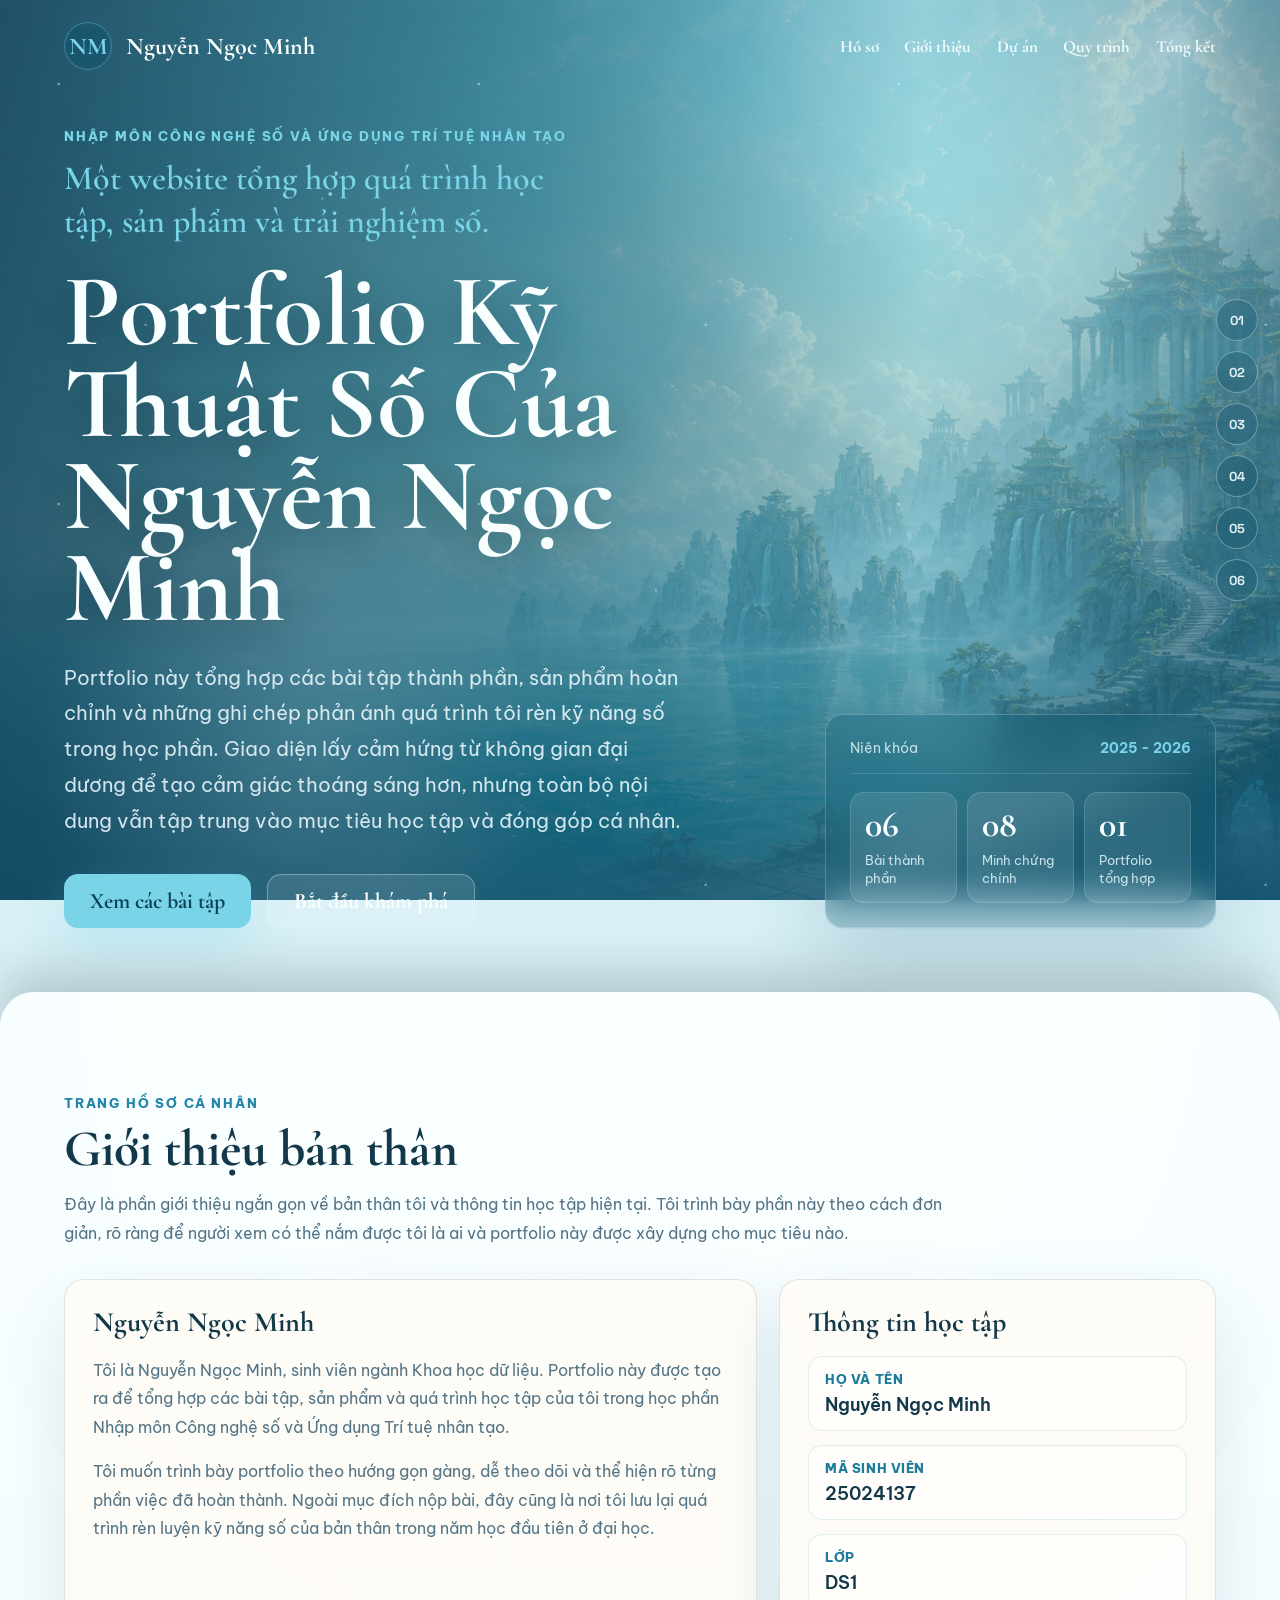
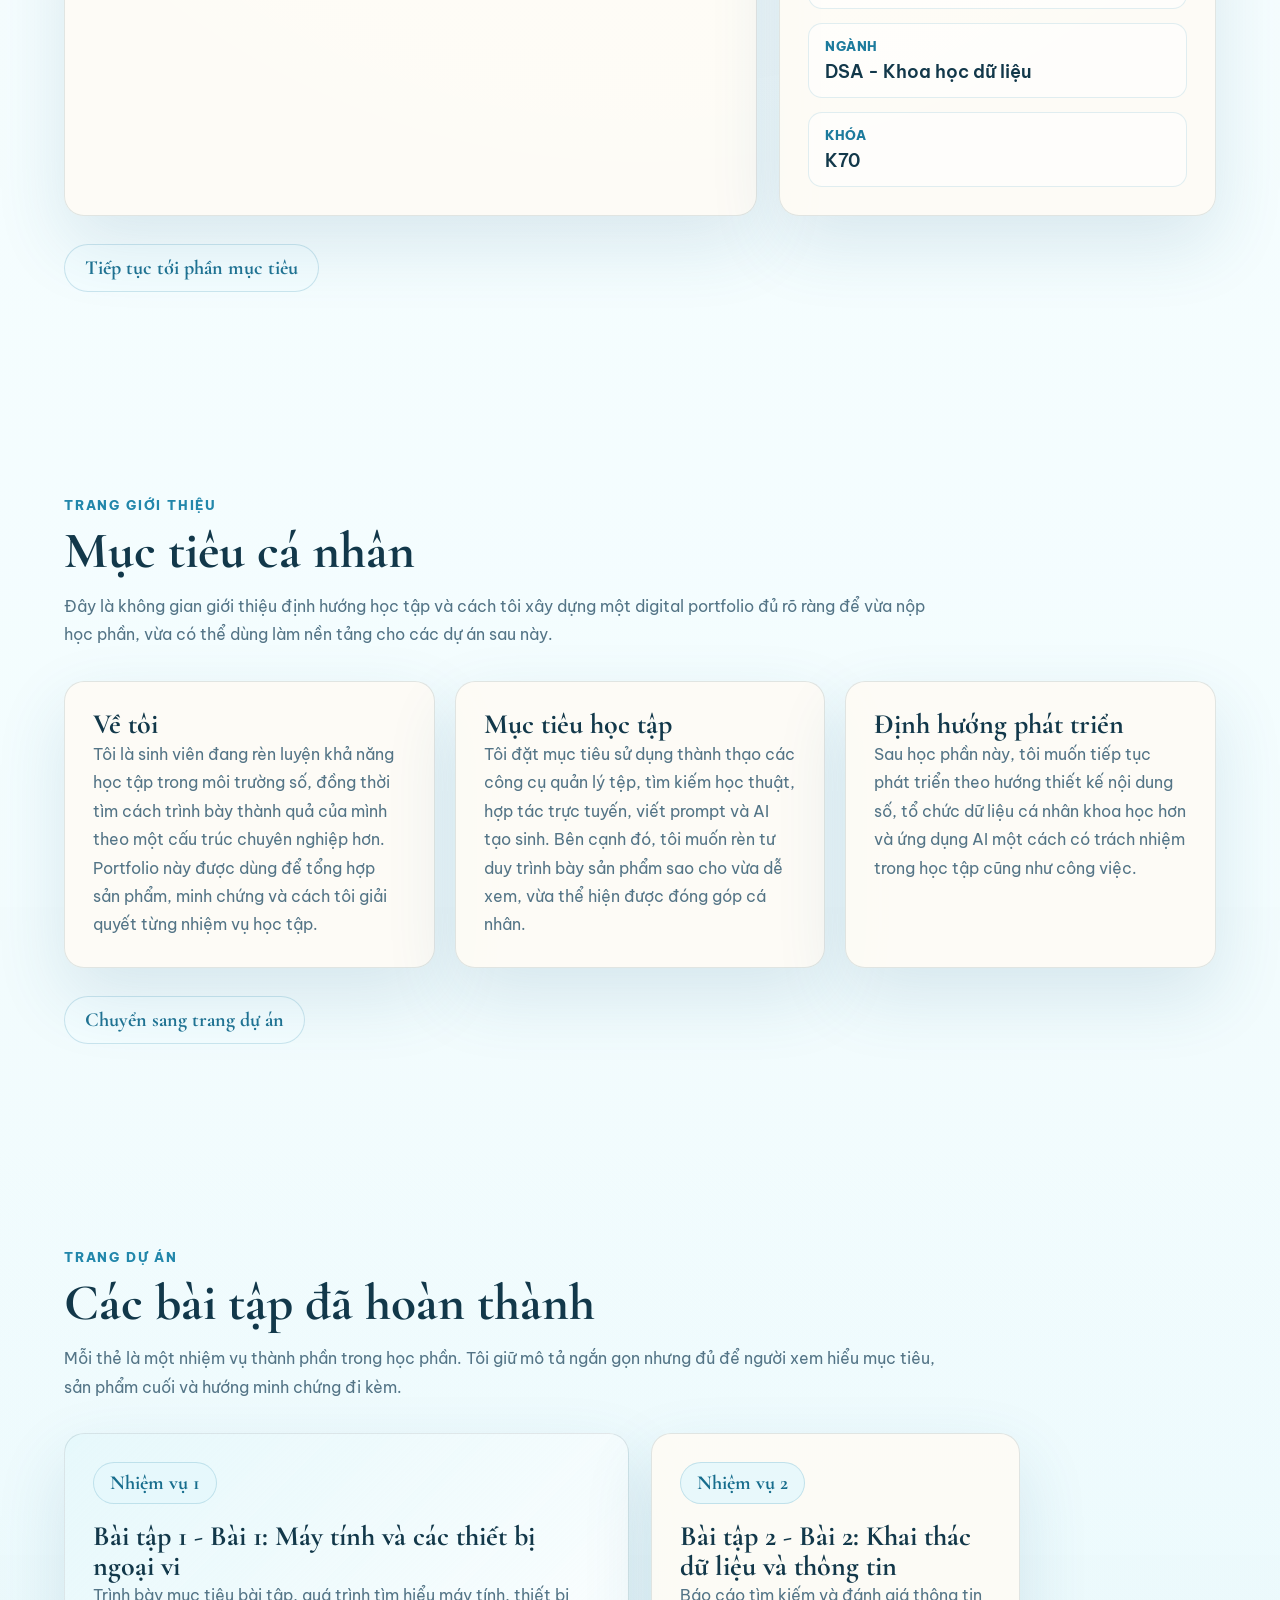
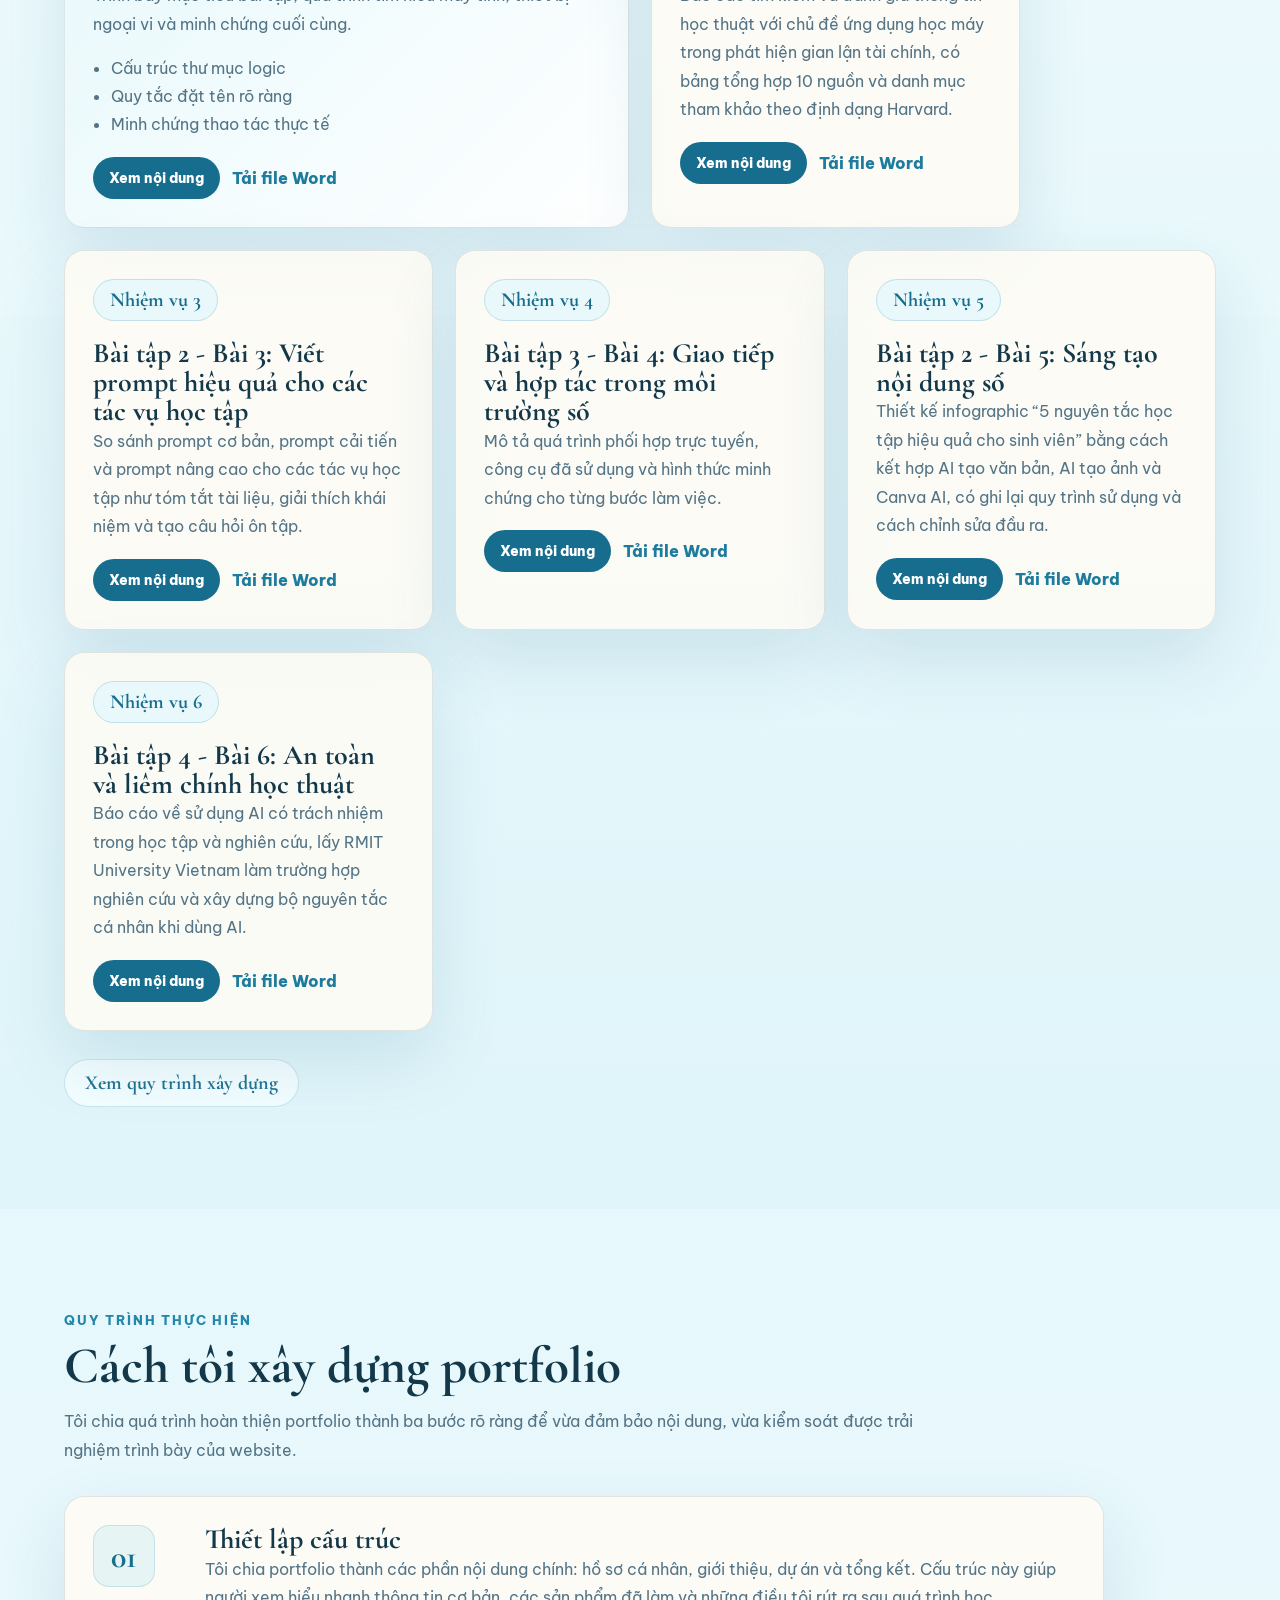
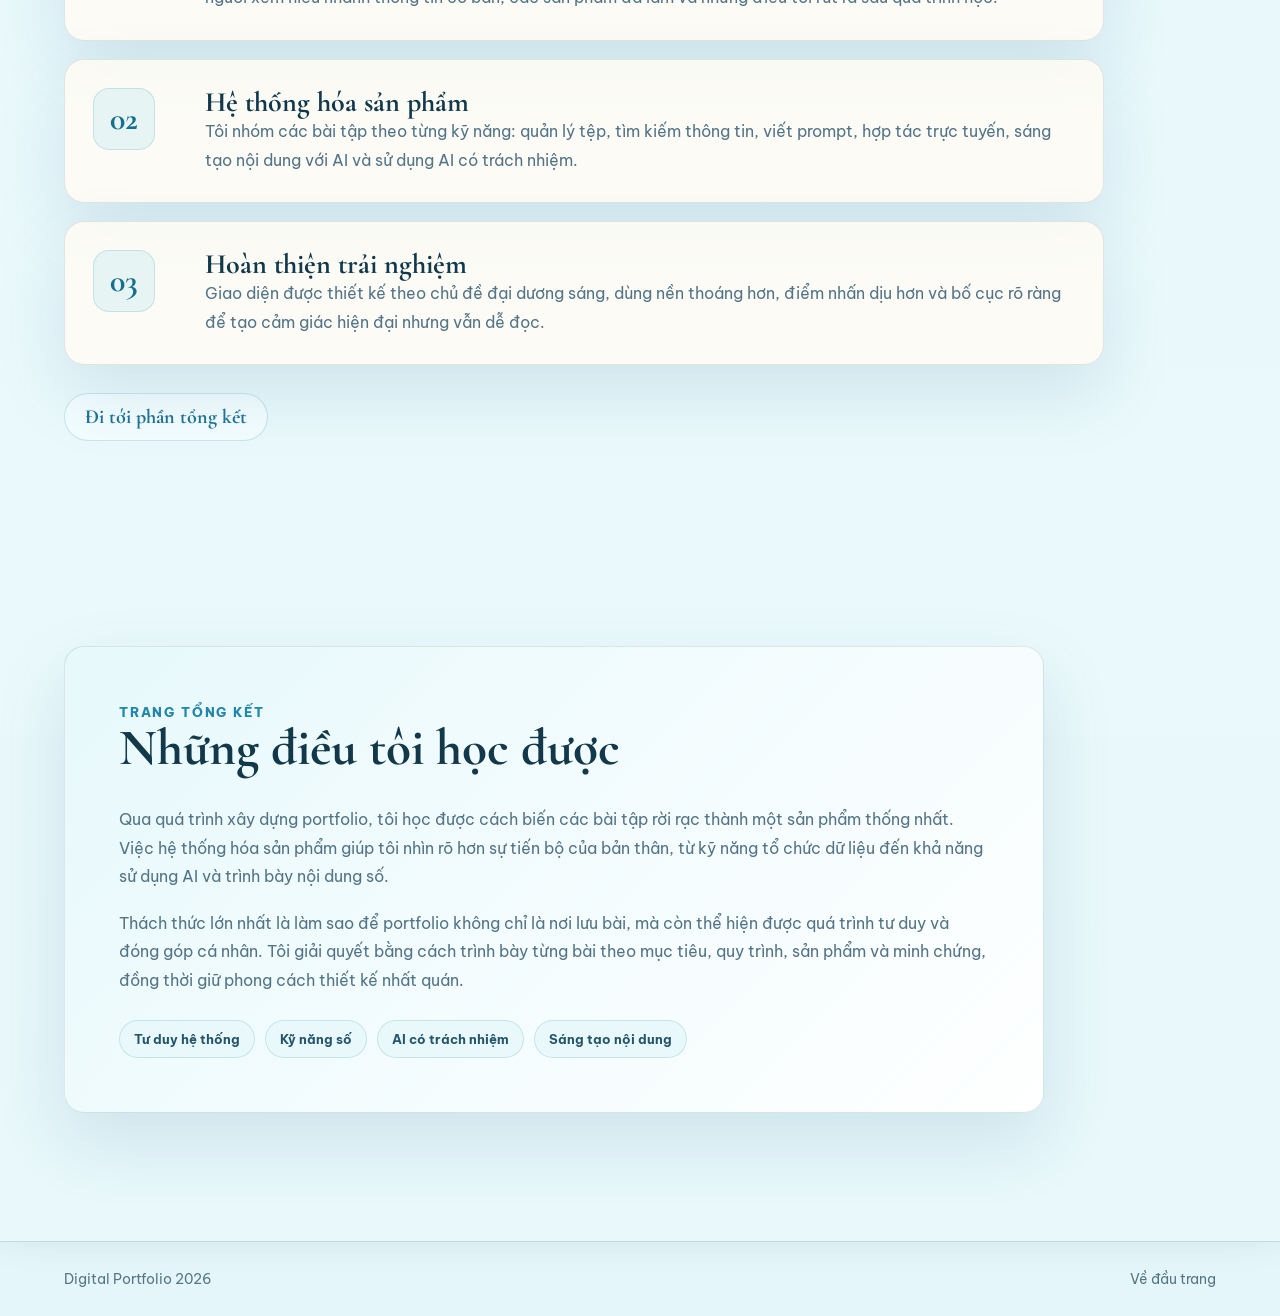
<file: index.html>
<!doctype html>
<html lang="vi">
  <head>
    <meta charset="utf-8" />
    <meta name="viewport" content="width=device-width, initial-scale=1" />
    <title>Portfolio Kỹ Thuật Số | Nguyễn Ngọc Minh</title>
    <link rel="preconnect" href="https://fonts.googleapis.com" />
    <link rel="preconnect" href="https://fonts.gstatic.com" crossorigin />
    <link
      href="https://fonts.googleapis.com/css2?family=Be+Vietnam+Pro:wght@400;500;600;700;800&family=Cormorant+Garamond:wght@500;600;700&family=Space+Grotesk:wght@500;700&display=swap"
      rel="stylesheet"
    />
    <link rel="stylesheet" href="styles.css" />
  </head>
  <body>
    <div class="space-backdrop" aria-hidden="true"></div>
    <header class="site-header">
      <a class="brand" href="#top" aria-label="Về đầu trang">
        <span class="brand-mark">NM</span>
        <span class="brand-text">Nguyễn Ngọc Minh</span>
      </a>
      <nav class="nav-links" aria-label="Điều hướng chính">
        <a href="#profile">Hồ sơ</a>
        <a href="#about">Giới thiệu</a>
        <a href="#projects">Dự án</a>
        <a href="#process">Quy trình</a>
        <a href="#reflection">Tổng kết</a>
      </nav>
    </header>

    <aside class="scene-nav" aria-label="Chuyển cảnh">
      <a href="#top" data-scene="Trang đầu">01</a>
      <a href="#profile" data-scene="Hồ sơ">02</a>
      <a href="#about" data-scene="Giới thiệu">03</a>
      <a href="#projects" data-scene="Dự án">04</a>
      <a href="#process" data-scene="Quy trình">05</a>
      <a href="#reflection" data-scene="Tổng kết">06</a>
    </aside>

    <main id="top">
      <section class="hero">
        <div class="hero-copy">
          <p class="eyebrow">Nhập môn Công nghệ số và Ứng dụng Trí tuệ nhân tạo</p>
          <p class="hero-overline">
            Một website tổng hợp quá trình học tập, sản phẩm và trải nghiệm số.
          </p>
          <h1>Portfolio Kỹ Thuật Số Của Nguyễn Ngọc Minh</h1>
          <p class="hero-lead">
            Portfolio này tổng hợp các bài tập thành phần, sản phẩm hoàn chỉnh và
            những ghi chép phản ánh quá trình tôi rèn kỹ năng số trong học phần.
            Giao diện lấy cảm hứng từ không gian đại dương để tạo cảm giác thoáng
            sáng hơn, nhưng toàn bộ nội dung vẫn tập trung vào mục tiêu học tập và
            đóng góp cá nhân.
          </p>
          <div class="hero-actions">
            <a class="primary-btn" href="#projects">Xem các bài tập</a>
            <a class="secondary-btn" href="#profile">Bắt đầu khám phá</a>
          </div>
        </div>
        <div class="hero-panel" aria-label="Thông tin portfolio">
          <div class="status-row">
            <span>Niên khóa</span>
            <strong>2025 - 2026</strong>
          </div>
          <div class="metric-grid">
            <div>
              <strong>06</strong>
              <span>Bài thành phần</span>
            </div>
            <div>
              <strong>08</strong>
              <span>Minh chứng chính</span>
            </div>
            <div>
              <strong>01</strong>
              <span>Portfolio tổng hợp</span>
            </div>
          </div>
        </div>
      </section>

      <div class="content-shell">
        <section id="profile" class="section profile-section">
          <div class="section-heading">
            <p class="eyebrow">Trang hồ sơ cá nhân</p>
            <h2>Giới thiệu bản thân</h2>
            <p>
              Đây là phần giới thiệu ngắn gọn về bản thân tôi và thông tin học tập
              hiện tại. Tôi trình bày phần này theo cách đơn giản, rõ ràng để người
              xem có thể nắm được tôi là ai và portfolio này được xây dựng cho mục
              tiêu nào.
            </p>
          </div>

          <div class="profile-layout">
            <article class="text-block profile-main">
              <h3>Nguyễn Ngọc Minh</h3>
              <p>
                Tôi là Nguyễn Ngọc Minh, sinh viên ngành Khoa học dữ liệu. Portfolio
                này được tạo ra để tổng hợp các bài tập, sản phẩm và quá trình học
                tập của tôi trong học phần Nhập môn Công nghệ số và Ứng dụng Trí tuệ
                nhân tạo.
              </p>
              <p>
                Tôi muốn trình bày portfolio theo hướng gọn gàng, dễ theo dõi và
                thể hiện rõ từng phần việc đã hoàn thành. Ngoài mục đích nộp bài,
                đây cũng là nơi tôi lưu lại quá trình rèn luyện kỹ năng số của bản
                thân trong năm học đầu tiên ở đại học.
              </p>
            </article>

            <article class="text-block profile-facts">
              <h3>Thông tin học tập</h3>
              <dl class="profile-list">
                <div>
                  <dt>Họ và tên</dt>
                  <dd>Nguyễn Ngọc Minh</dd>
                </div>
                <div>
                  <dt>Mã sinh viên</dt>
                  <dd>25024137</dd>
                </div>
                <div>
                  <dt>Lớp</dt>
                  <dd>DS1</dd>
                </div>
                <div>
                  <dt>Ngành</dt>
                  <dd>DSA - Khoa học dữ liệu</dd>
                </div>
                <div>
                  <dt>Khóa</dt>
                  <dd>K70</dd>
                </div>
              </dl>
            </article>
          </div>

          <div class="section-actions">
            <a class="section-btn" href="#about">Tiếp tục tới phần mục tiêu</a>
          </div>
        </section>

        <section id="about" class="section intro-section">
          <div class="section-heading">
            <p class="eyebrow">Trang giới thiệu</p>
            <h2>Mục tiêu cá nhân</h2>
            <p>
              Đây là không gian giới thiệu định hướng học tập và cách tôi xây dựng
              một digital portfolio đủ rõ ràng để vừa nộp học phần, vừa có thể dùng
              làm nền tảng cho các dự án sau này.
            </p>
          </div>
          <div class="intro-grid">
            <article class="text-block">
              <h3>Về tôi</h3>
              <p>
                Tôi là sinh viên đang rèn luyện khả năng học tập trong môi trường
                số, đồng thời tìm cách trình bày thành quả của mình theo một cấu
                trúc chuyên nghiệp hơn. Portfolio này được dùng để tổng hợp sản
                phẩm, minh chứng và cách tôi giải quyết từng nhiệm vụ học tập.
              </p>
            </article>
            <article class="text-block">
              <h3>Mục tiêu học tập</h3>
              <p>
                Tôi đặt mục tiêu sử dụng thành thạo các công cụ quản lý tệp, tìm
                kiếm học thuật, hợp tác trực tuyến, viết prompt và AI tạo sinh. Bên
                cạnh đó, tôi muốn rèn tư duy trình bày sản phẩm sao cho vừa dễ xem,
                vừa thể hiện được đóng góp cá nhân.
              </p>
            </article>
            <article class="text-block">
              <h3>Định hướng phát triển</h3>
              <p>
                Sau học phần này, tôi muốn tiếp tục phát triển theo hướng thiết kế
                nội dung số, tổ chức dữ liệu cá nhân khoa học hơn và ứng dụng AI
                một cách có trách nhiệm trong học tập cũng như công việc.
              </p>
            </article>
          </div>
          <div class="section-actions">
            <a class="section-btn" href="#projects">Chuyển sang trang dự án</a>
          </div>
        </section>

        <section id="projects" class="section projects-section">
          <div class="section-heading">
            <p class="eyebrow">Trang dự án</p>
            <h2>Các bài tập đã hoàn thành</h2>
            <p>
              Mỗi thẻ là một nhiệm vụ thành phần trong học phần. Tôi giữ mô tả ngắn
              gọn nhưng đủ để người xem hiểu mục tiêu, sản phẩm cuối và hướng minh
              chứng đi kèm.
            </p>
          </div>
          <div class="project-grid">
            <article class="project-card featured">
              <span class="project-kicker">Nhiệm vụ 1</span>
              <h3>Bài tập 1 - Bài 1: Máy tính và các thiết bị ngoại vi</h3>
              <p>
                Trình bày mục tiêu bài tập, quá trình tìm hiểu máy tính, thiết bị
                ngoại vi và minh chứng cuối cùng.
              </p>
              <ul>
                <li>Cấu trúc thư mục logic</li>
                <li>Quy tắc đặt tên rõ ràng</li>
                <li>Minh chứng thao tác thực tế</li>
              </ul>
              <div class="project-actions">
                <a class="detail-btn" href="task-1.html">Xem nội dung</a>
                <a class="text-link" href="docs/bao-cao-ca-nhan-1.docx" download>Tải file Word</a>
              </div>
            </article>
            <article class="project-card">
              <span class="project-kicker">Nhiệm vụ 2</span>
              <h3>Bài tập 2 - Bài 2: Khai thác dữ liệu và thông tin</h3>
              <p>
                Báo cáo tìm kiếm và đánh giá thông tin học thuật với chủ đề ứng
                dụng học máy trong phát hiện gian lận tài chính, có bảng tổng hợp
                10 nguồn và danh mục tham khảo theo định dạng Harvard.
              </p>
              <div class="project-actions">
                <a class="detail-btn" href="task-2.html">Xem nội dung</a>
                <a class="text-link" href="docs/bai-tap-ca-nhan-2.docx" download>Tải file Word</a>
              </div>
            </article>
            <article class="project-card">
              <span class="project-kicker">Nhiệm vụ 3</span>
              <h3>Bài tập 2 - Bài 3: Viết prompt hiệu quả cho các tác vụ học tập</h3>
              <p>
                So sánh prompt cơ bản, prompt cải tiến và prompt nâng cao cho các
                tác vụ học tập như tóm tắt tài liệu, giải thích khái niệm và tạo
                câu hỏi ôn tập.
              </p>
              <div class="project-actions">
                <a class="detail-btn" href="task-3.html">Xem nội dung</a>
                <a class="text-link" href="docs/bai-tap-ca-nhan-3.docx" download>Tải file Word</a>
              </div>
            </article>
            <article class="project-card">
              <span class="project-kicker">Nhiệm vụ 4</span>
              <h3>Bài tập 3 - Bài 4: Giao tiếp và hợp tác trong môi trường số</h3>
              <p>
                Mô tả quá trình phối hợp trực tuyến, công cụ đã sử dụng và hình thức
                minh chứng cho từng bước làm việc.
              </p>
              <div class="project-actions">
                <a class="detail-btn" href="task-4.html">Xem nội dung</a>
                <a class="text-link" href="docs/bai-tap-ca-nhan-4.docx" download>Tải file Word</a>
              </div>
            </article>
            <article class="project-card">
              <span class="project-kicker">Nhiệm vụ 5</span>
              <h3>Bài tập 2 - Bài 5: Sáng tạo nội dung số</h3>
              <p>
                Thiết kế infographic “5 nguyên tắc học tập hiệu quả cho sinh viên”
                bằng cách kết hợp AI tạo văn bản, AI tạo ảnh và Canva AI, có ghi
                lại quy trình sử dụng và cách chỉnh sửa đầu ra.
              </p>
              <div class="project-actions">
                <a class="detail-btn" href="task-5.html">Xem nội dung</a>
                <a class="text-link" href="docs/bao-cao-ca-nhan-5.docx" download>Tải file Word</a>
              </div>
            </article>
            <article class="project-card">
              <span class="project-kicker">Nhiệm vụ 6</span>
              <h3>Bài tập 4 - Bài 6: An toàn và liêm chính học thuật</h3>
              <p>
                Báo cáo về sử dụng AI có trách nhiệm trong học tập và nghiên cứu,
                lấy RMIT University Vietnam làm trường hợp nghiên cứu và xây dựng
                bộ nguyên tắc cá nhân khi dùng AI.
              </p>
              <div class="project-actions">
                <a class="detail-btn" href="task-6.html">Xem nội dung</a>
                <a class="text-link" href="docs/bai-tap-ca-nhan-6.docx" download>Tải file Word</a>
              </div>
            </article>
          </div>
          <div class="section-actions">
            <a class="section-btn" href="#process">Xem quy trình xây dựng</a>
          </div>
        </section>

        <section id="process" class="section process-section">
          <div class="section-heading">
            <p class="eyebrow">Quy trình thực hiện</p>
            <h2>Cách tôi xây dựng portfolio</h2>
            <p>
              Tôi chia quá trình hoàn thiện portfolio thành ba bước rõ ràng để vừa
              đảm bảo nội dung, vừa kiểm soát được trải nghiệm trình bày của website.
            </p>
          </div>
          <div class="timeline">
            <article class="timeline-item">
              <span>01</span>
              <div>
                <h3>Thiết lập cấu trúc</h3>
                <p>
                  Tôi chia portfolio thành các phần nội dung chính: hồ sơ cá nhân,
                  giới thiệu, dự án và tổng kết. Cấu trúc này giúp người xem hiểu
                  nhanh thông tin cơ bản, các sản phẩm đã làm và những điều tôi rút
                  ra sau quá trình học.
                </p>
              </div>
            </article>
            <article class="timeline-item">
              <span>02</span>
              <div>
                <h3>Hệ thống hóa sản phẩm</h3>
                <p>
                  Tôi nhóm các bài tập theo từng kỹ năng: quản lý tệp, tìm kiếm
                  thông tin, viết prompt, hợp tác trực tuyến, sáng tạo nội dung với
                  AI và sử dụng AI có trách nhiệm.
                </p>
              </div>
            </article>
            <article class="timeline-item">
              <span>03</span>
              <div>
                <h3>Hoàn thiện trải nghiệm</h3>
                <p>
                  Giao diện được thiết kế theo chủ đề đại dương sáng, dùng nền thoáng
                  hơn, điểm nhấn dịu hơn và bố cục rõ ràng để tạo cảm giác hiện đại
                  nhưng vẫn dễ đọc.
                </p>
              </div>
            </article>
          </div>
          <div class="section-actions">
            <a class="section-btn" href="#reflection">Đi tới phần tổng kết</a>
          </div>
        </section>

        <section id="reflection" class="section reflection-section">
          <div class="reflection-card">
            <div class="section-heading">
              <p class="eyebrow">Trang tổng kết</p>
              <h2>Những điều tôi học được</h2>
            </div>
            <p>
              Qua quá trình xây dựng portfolio, tôi học được cách biến các bài tập
              rời rạc thành một sản phẩm thống nhất. Việc hệ thống hóa sản phẩm giúp
              tôi nhìn rõ hơn sự tiến bộ của bản thân, từ kỹ năng tổ chức dữ liệu
              đến khả năng sử dụng AI và trình bày nội dung số.
            </p>
            <p>
              Thách thức lớn nhất là làm sao để portfolio không chỉ là nơi lưu bài,
              mà còn thể hiện được quá trình tư duy và đóng góp cá nhân. Tôi giải
              quyết bằng cách trình bày từng bài theo mục tiêu, quy trình, sản phẩm
              và minh chứng, đồng thời giữ phong cách thiết kế nhất quán.
            </p>
            <div class="reflection-tags">
              <span>Tư duy hệ thống</span>
              <span>Kỹ năng số</span>
              <span>AI có trách nhiệm</span>
              <span>Sáng tạo nội dung</span>
            </div>
          </div>
        </section>
      </div>
    </main>

    <footer class="site-footer">
      <span>Digital Portfolio 2026</span>
      <a href="#top">Về đầu trang</a>
    </footer>

    <script src="script.js"></script>
  </body>
</html>
</file>
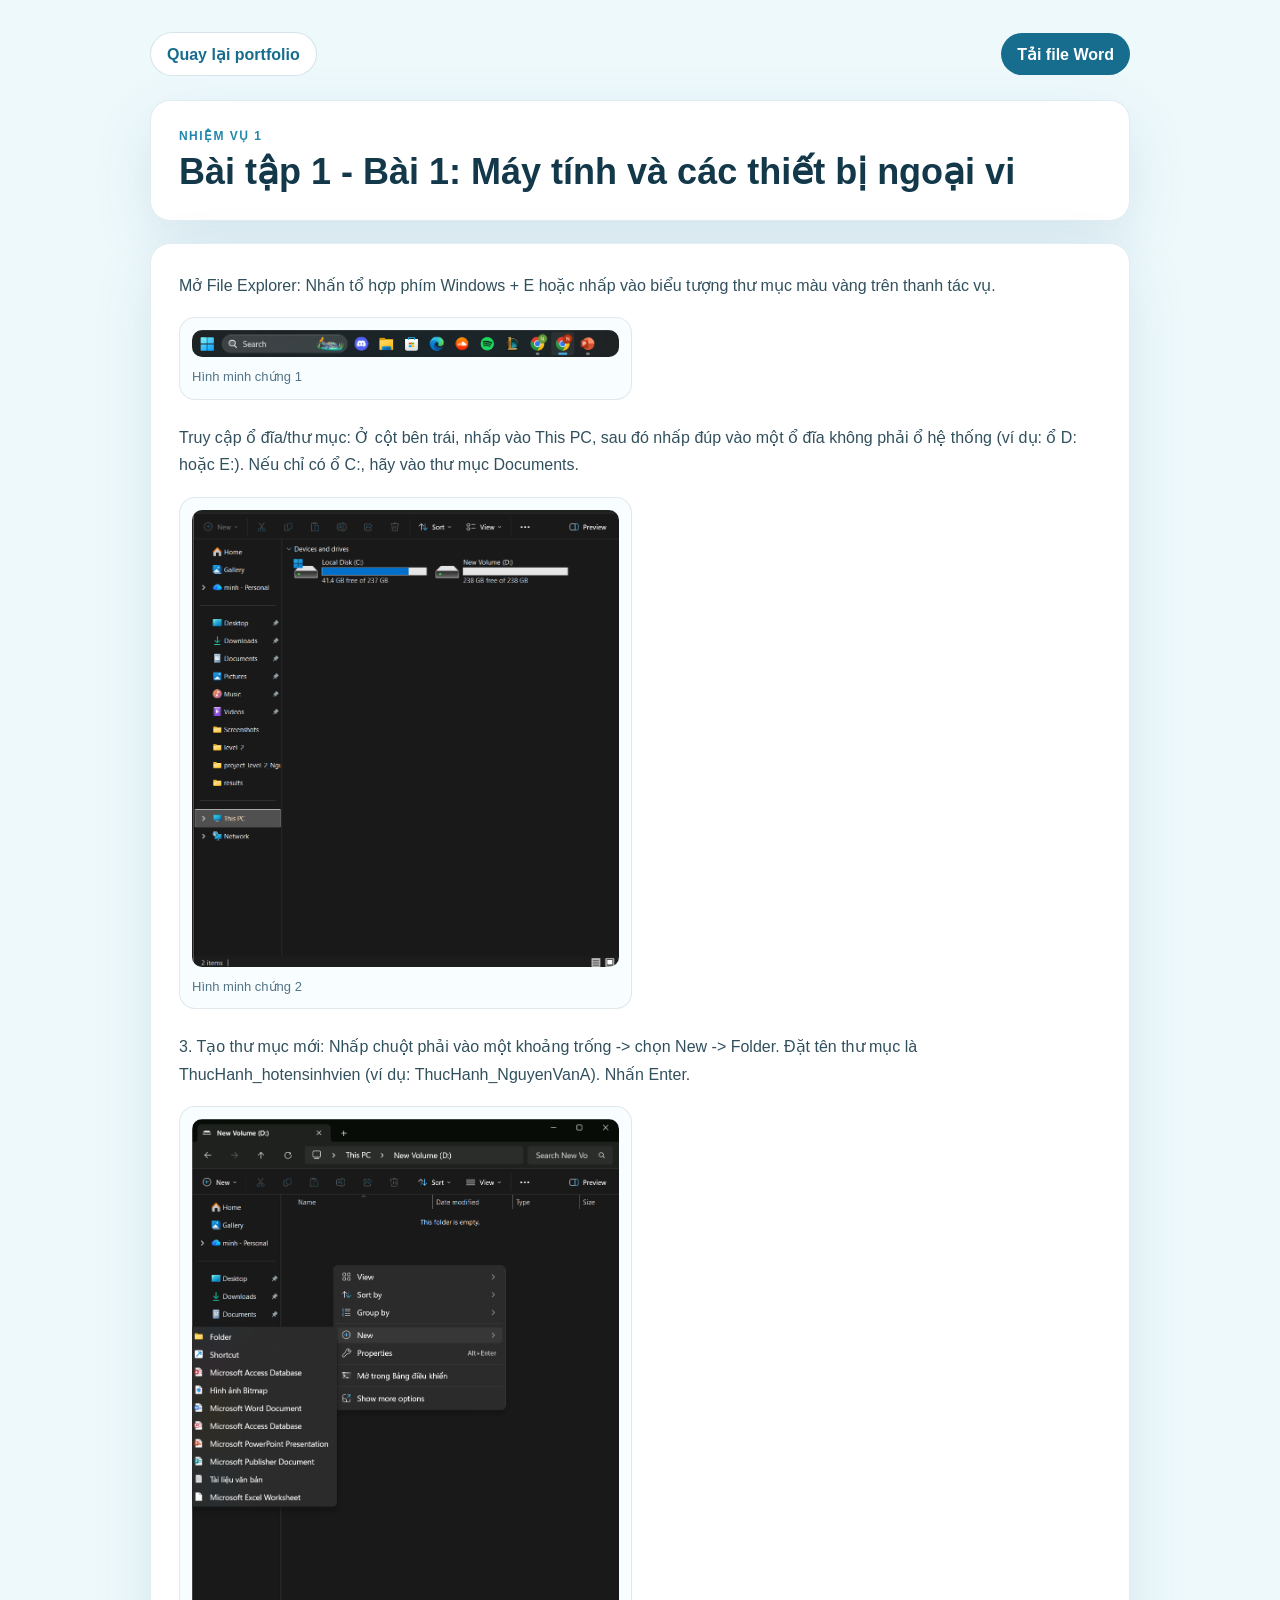
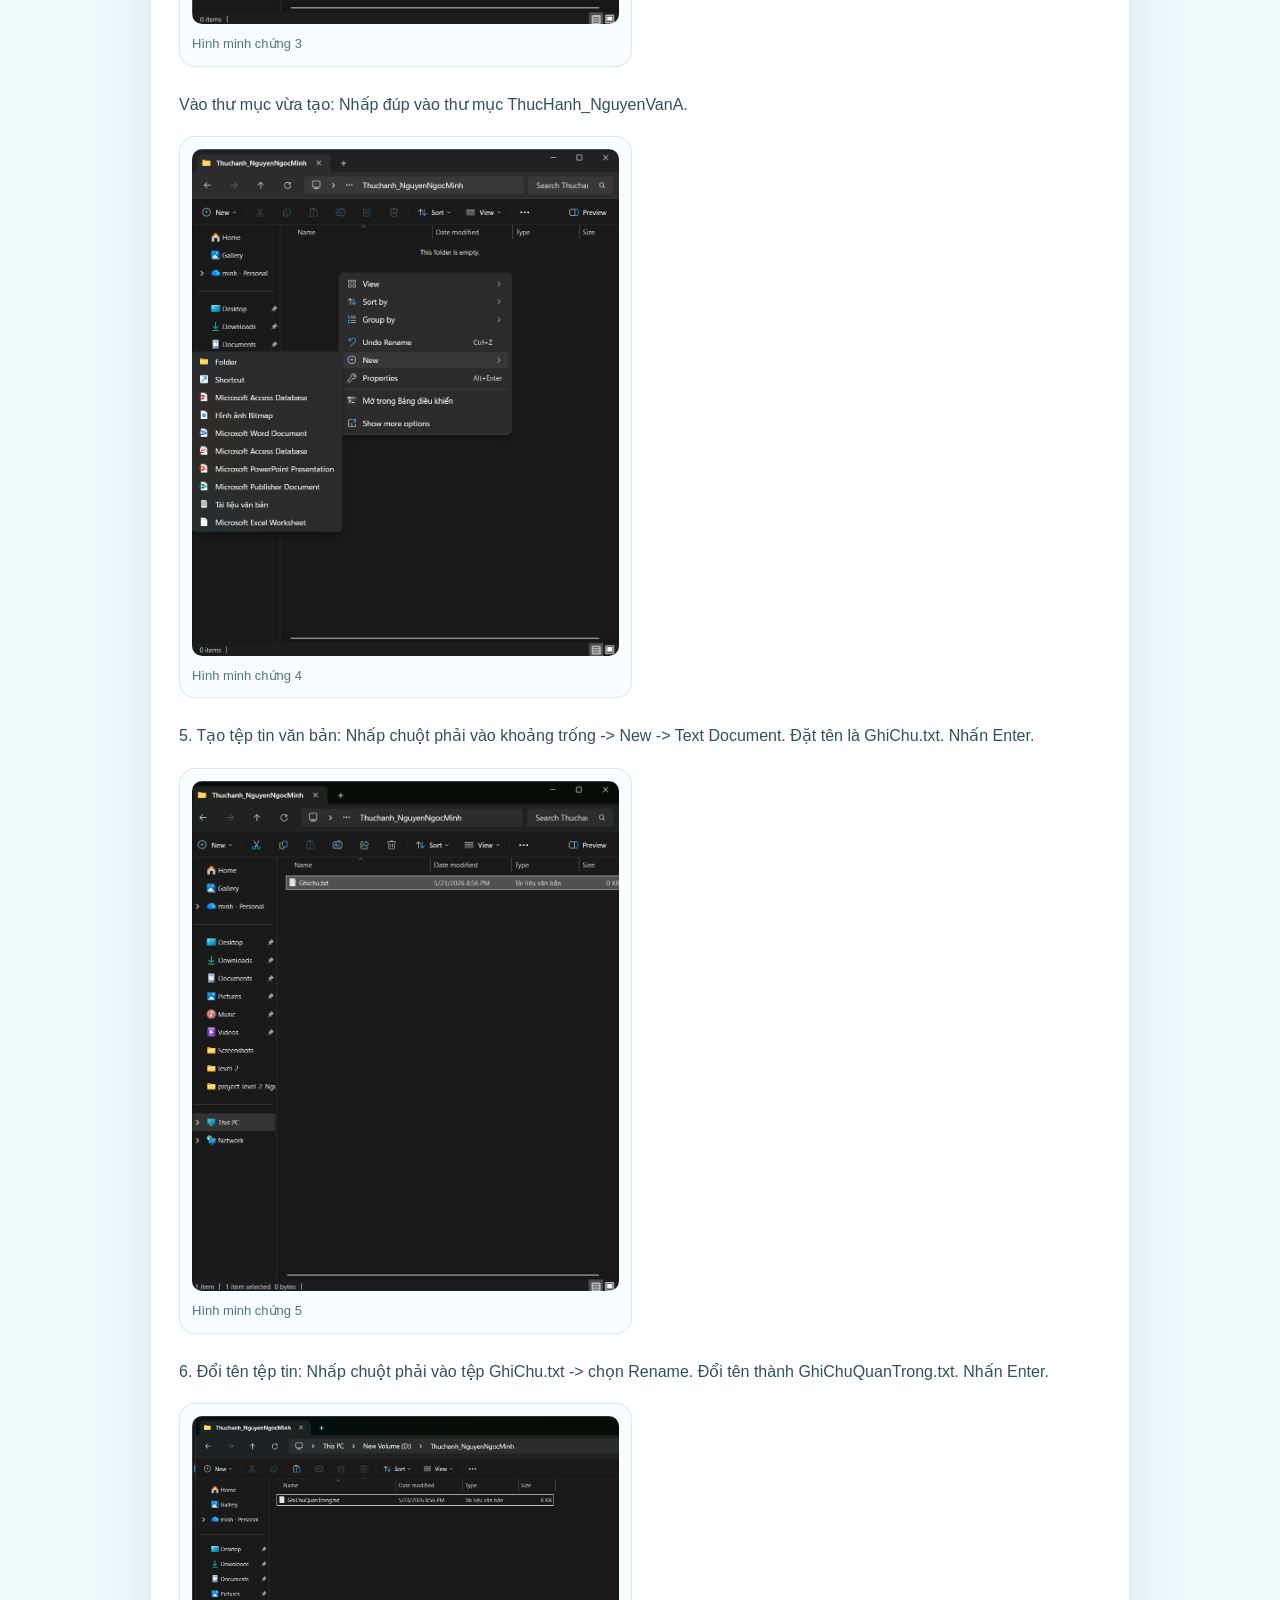
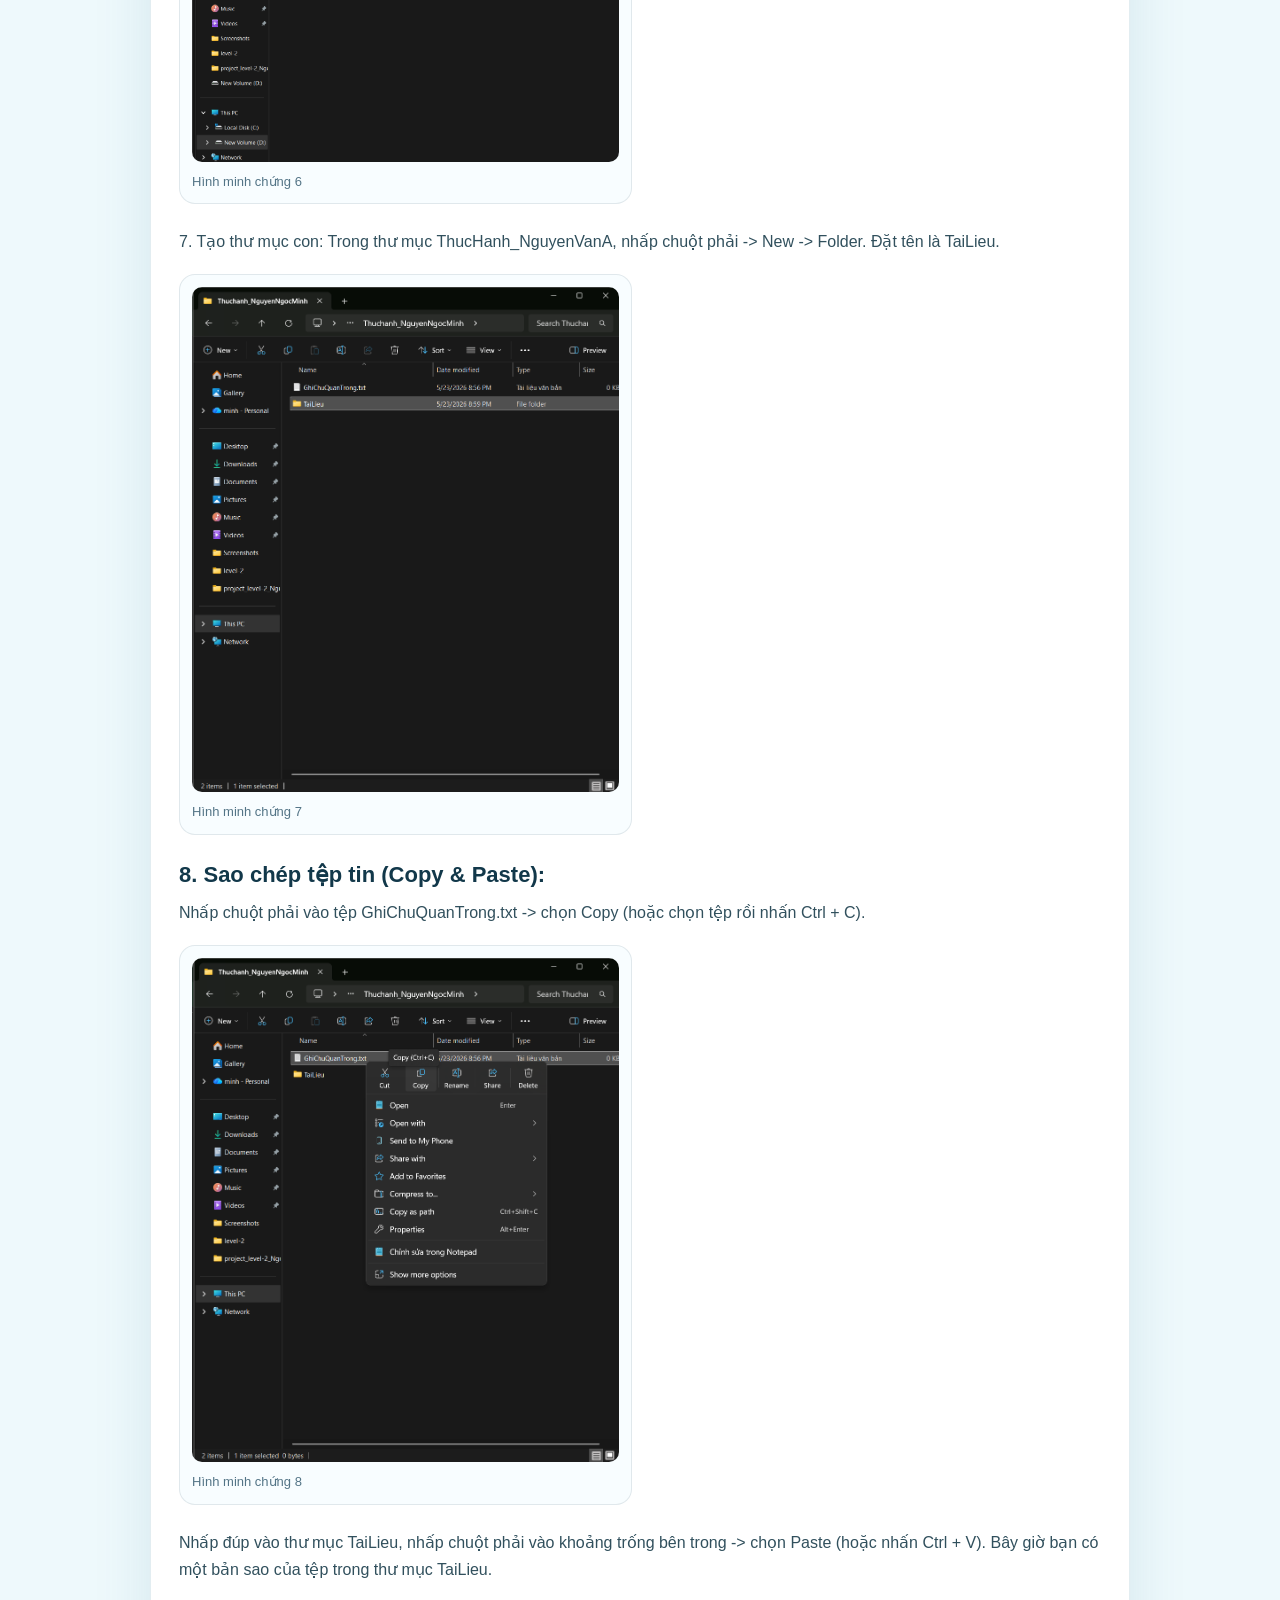
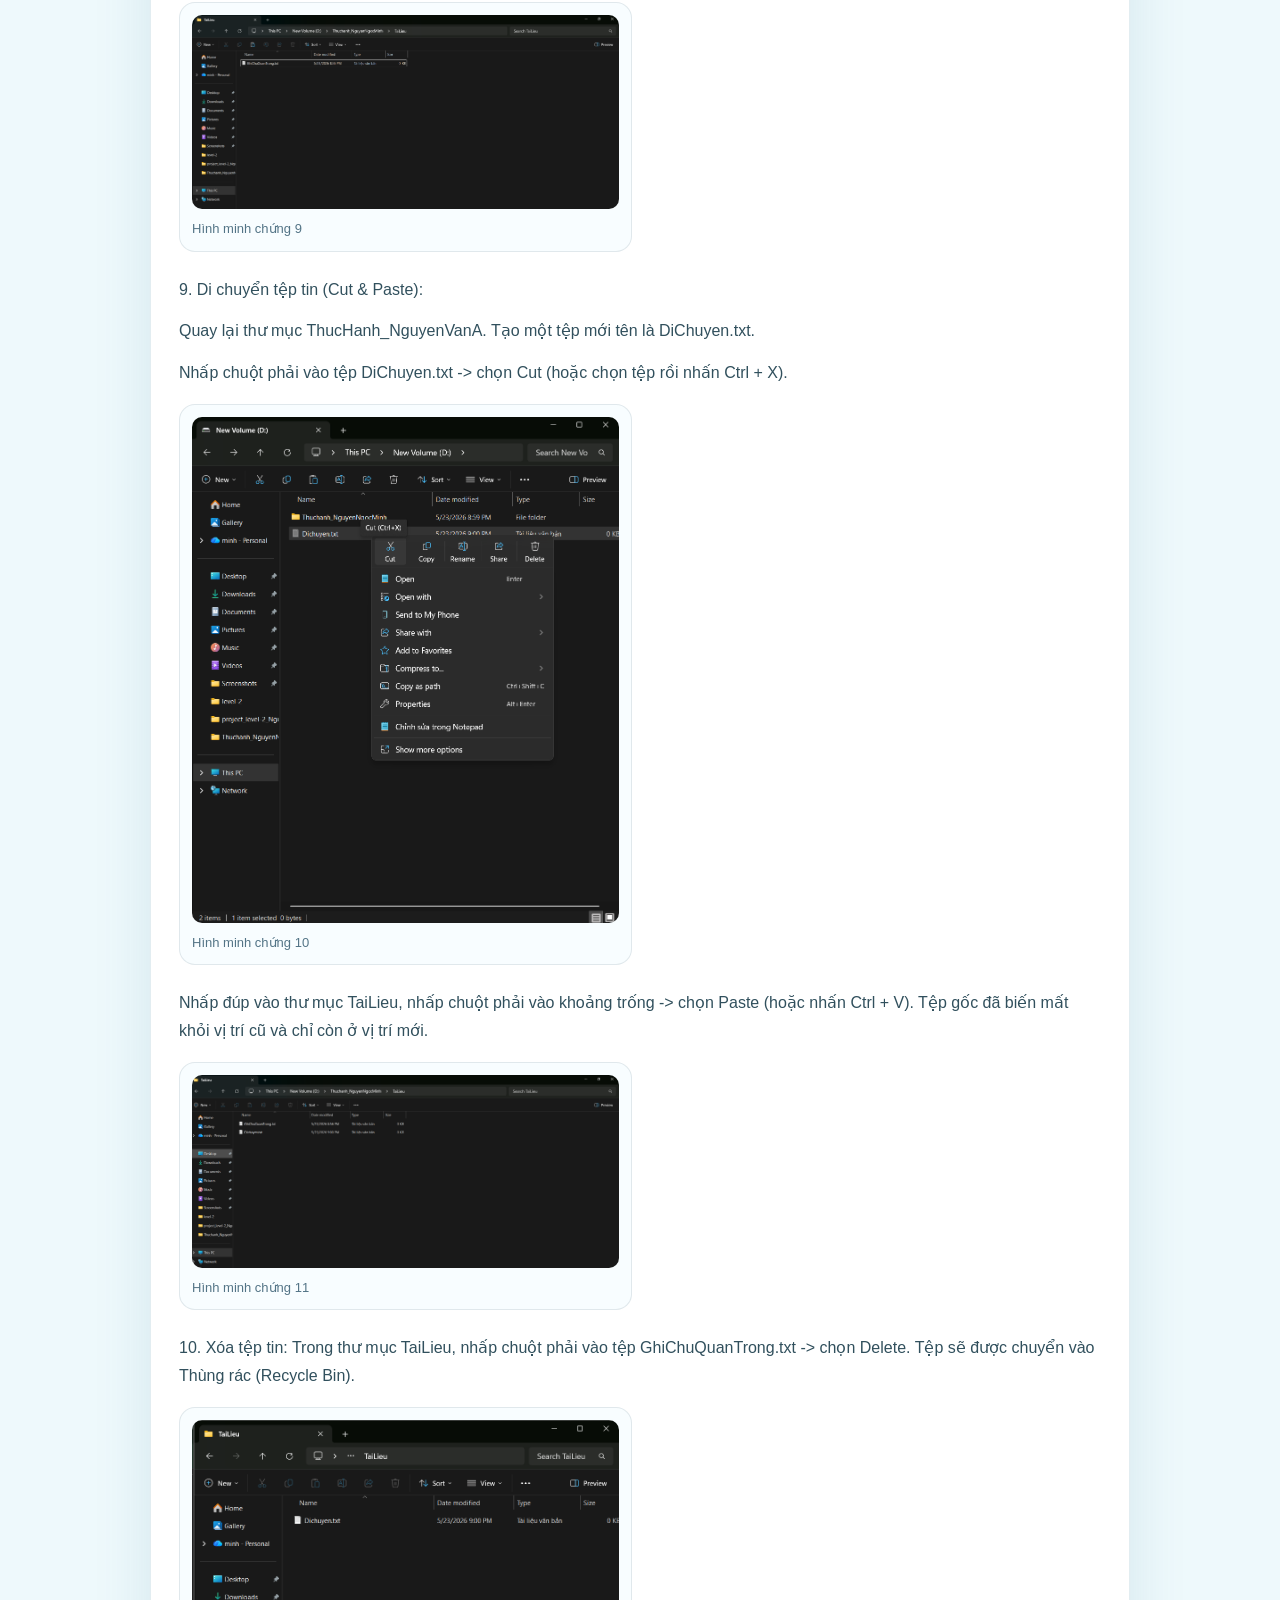
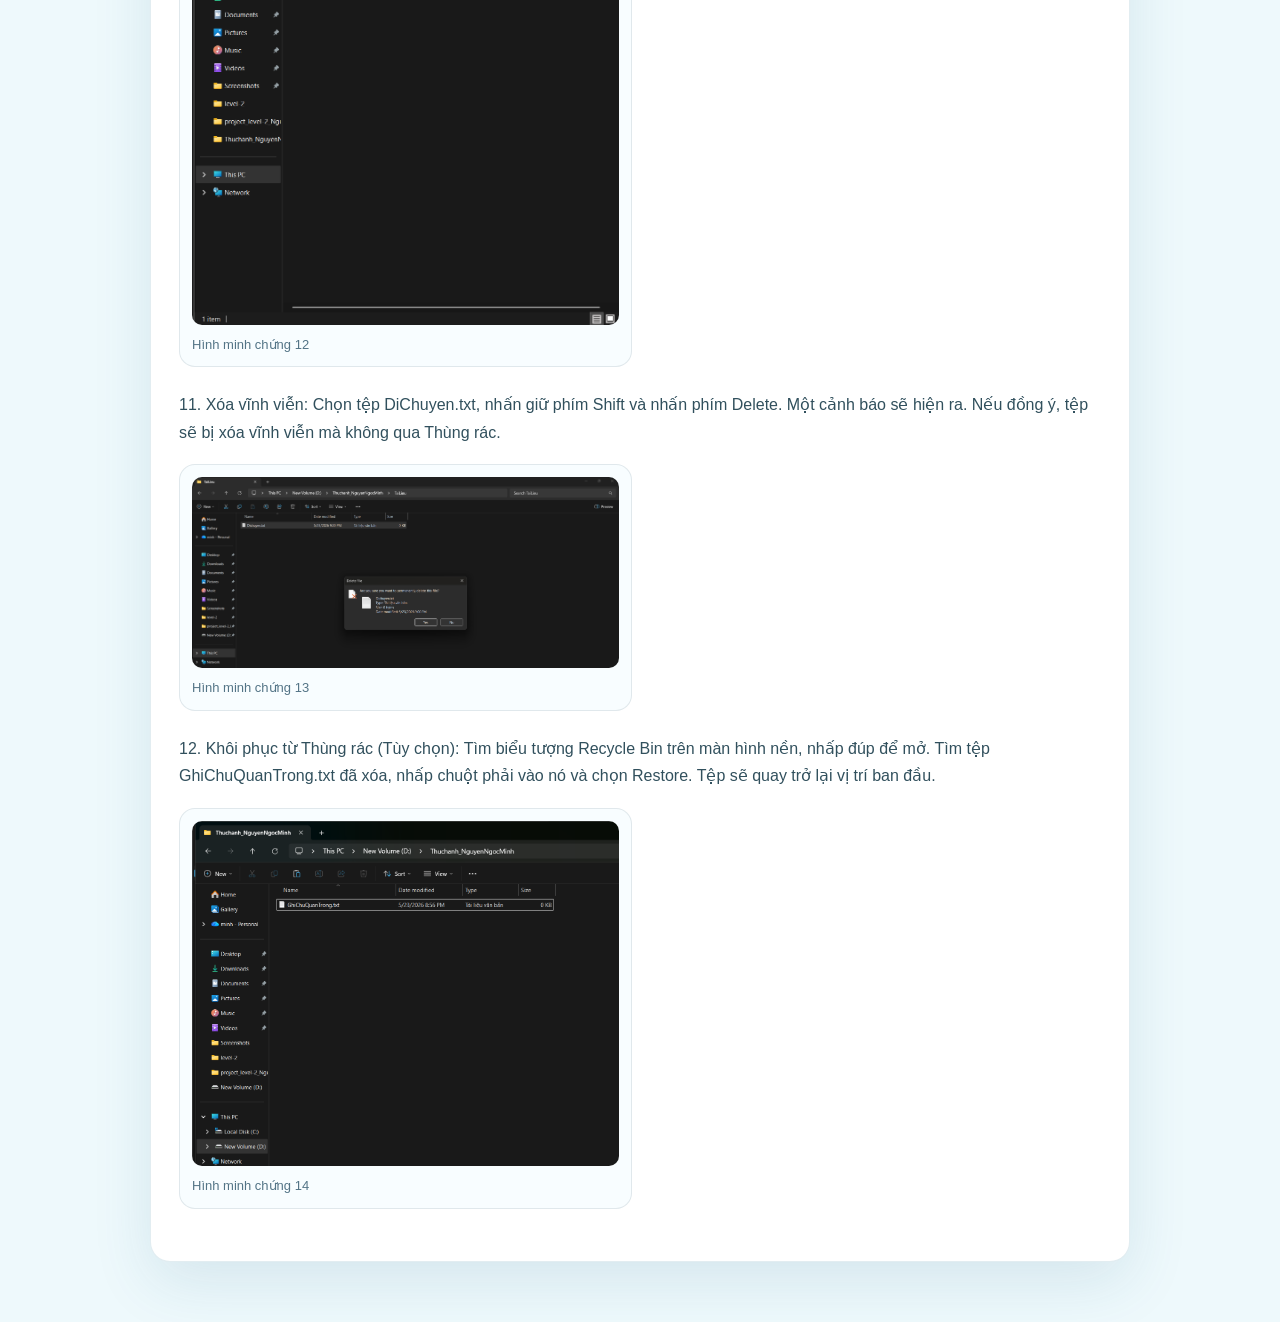
<file: task-1.html>
<!doctype html>
<html lang="vi">
  <head>
    <meta charset="utf-8" />
    <meta name="viewport" content="width=device-width, initial-scale=1" />
    <title>Bài tập 1 - Bài 1: Máy tính và các thiết bị ngoại vi</title>
    <style>
body{margin:0;font-family:Arial,sans-serif;background:#eef9fc;color:#173746}
.wrap{max-width:980px;margin:0 auto;padding:32px 20px 60px}
.topbar{display:flex;flex-wrap:wrap;gap:12px;align-items:center;justify-content:space-between;margin-bottom:24px}
.back,.download{display:inline-flex;align-items:center;justify-content:center;min-height:42px;padding:0 16px;border-radius:999px;text-decoration:none;font-weight:700}
.back{background:#ffffff;color:#176d8d;border:1px solid rgba(23,109,141,.18)}
.download{background:#176d8d;color:#fff}
.hero{background:#fff;border:1px solid rgba(23,109,141,.12);border-radius:20px;padding:28px;box-shadow:0 20px 60px rgba(30,98,128,.12)}
.eyebrow{margin:0 0 10px;color:#2287ab;font-size:12px;font-weight:800;letter-spacing:.12em;text-transform:uppercase}
h1{margin:0;color:#12384a;font-size:36px;line-height:1.08}
.content{margin-top:22px;background:#fff;border:1px solid rgba(23,109,141,.12);border-radius:20px;padding:28px;box-shadow:0 20px 60px rgba(30,98,128,.12)}
.content h2{margin:26px 0 10px;color:#12384a;font-size:22px;line-height:1.3}
.content h2:first-child{margin-top:0}
.content p{margin:0 0 14px;line-height:1.72;color:#31505d}
.table-wrap{overflow:auto;margin:22px 0;border:1px solid rgba(18,56,74,.12);border-radius:14px}
table{width:100%;min-width:780px;border-collapse:collapse;background:#fff}
th,td{padding:12px 14px;border-bottom:1px solid rgba(18,56,74,.1);text-align:left;vertical-align:top;font-size:13px;line-height:1.55}
th{background:#e7f7fb;color:#12384a}
.image-strip{display:grid;grid-template-columns:repeat(2,minmax(0,1fr));gap:16px;margin:18px 0 24px}
.image-strip figure{margin:0;padding:12px;background:#f8fdff;border:1px solid rgba(18,56,74,.1);border-radius:16px}
.image-strip img{display:block;width:100%;height:auto;border-radius:10px}
.image-strip figcaption{margin-top:10px;color:#537486;font-size:13px;line-height:1.5}
@media (max-width:760px){h1{font-size:28px}.wrap{padding:20px 14px 40px}.hero,.content{padding:20px}.image-strip{grid-template-columns:1fr}}
</style>
  </head>
  <body>
    <div class="wrap">
      <div class="topbar">
        <a class="back" href="index.html#projects">Quay lại portfolio</a>
        <a class="download" href="docs/bao-cao-ca-nhan-1.docx" download>Tải file Word</a>
      </div>
      <section class="hero">
        <p class="eyebrow">Nhiệm vụ 1</p>
        <h1>Bài tập 1 - Bài 1: Máy tính và các thiết bị ngoại vi</h1>
      </section>
      <section class="content">
        <p>Mở File Explorer: Nhấn tổ hợp phím Windows + E hoặc nhấp vào biểu tượng thư mục màu vàng trên thanh tác vụ.</p>
<div class='image-strip'><figure><img src="task-images/task-1-9.png" alt="Minh chứng 1" loading="lazy" /><figcaption>Hình minh chứng 1</figcaption></figure></div>
<p>Truy cập ổ đĩa/thư mục: Ở cột bên trái, nhấp vào This PC, sau đó nhấp đúp vào một ổ đĩa không phải ổ hệ thống (ví dụ: ổ D: hoặc E:). Nếu chỉ có ổ C:, hãy vào thư mục Documents.</p>
<div class='image-strip'><figure><img src="task-images/task-1-7.png" alt="Minh chứng 2" loading="lazy" /><figcaption>Hình minh chứng 2</figcaption></figure></div>
<p>3. Tạo thư mục mới: Nhấp chuột phải vào một khoảng trống -&gt; chọn New -&gt; Folder. Đặt tên thư mục là ThucHanh_hotensinhvien (ví dụ: ThucHanh_NguyenVanA). Nhấn Enter.</p>
<div class='image-strip'><figure><img src="task-images/task-1-3.png" alt="Minh chứng 3" loading="lazy" /><figcaption>Hình minh chứng 3</figcaption></figure></div>
<p>Vào thư mục vừa tạo: Nhấp đúp vào thư mục ThucHanh_NguyenVanA.</p>
<div class='image-strip'><figure><img src="task-images/task-1-1.png" alt="Minh chứng 4" loading="lazy" /><figcaption>Hình minh chứng 4</figcaption></figure></div>
<p>5. Tạo tệp tin văn bản: Nhấp chuột phải vào khoảng trống -&gt; New -&gt; Text Document. Đặt tên là GhiChu.txt. Nhấn Enter.</p>
<div class='image-strip'><figure><img src="task-images/task-1-12.png" alt="Minh chứng 5" loading="lazy" /><figcaption>Hình minh chứng 5</figcaption></figure></div>
<p>6. Đổi tên tệp tin: Nhấp chuột phải vào tệp GhiChu.txt -&gt; chọn Rename. Đổi tên thành GhiChuQuanTrong.txt. Nhấn Enter.</p>
<div class='image-strip'><figure><img src="task-images/task-1-11.png" alt="Minh chứng 6" loading="lazy" /><figcaption>Hình minh chứng 6</figcaption></figure></div>
<p>7. Tạo thư mục con: Trong thư mục ThucHanh_NguyenVanA, nhấp chuột phải -&gt; New -&gt; Folder. Đặt tên là TaiLieu.</p>
<div class='image-strip'><figure><img src="task-images/task-1-8.png" alt="Minh chứng 7" loading="lazy" /><figcaption>Hình minh chứng 7</figcaption></figure></div>
<h2>8. Sao chép tệp tin (Copy &amp; Paste):</h2>
<p>Nhấp chuột phải vào tệp GhiChuQuanTrong.txt -&gt; chọn Copy (hoặc chọn tệp rồi nhấn Ctrl + C).</p>
<div class='image-strip'><figure><img src="task-images/task-1-4.png" alt="Minh chứng 8" loading="lazy" /><figcaption>Hình minh chứng 8</figcaption></figure></div>
<p>Nhấp đúp vào thư mục TaiLieu, nhấp chuột phải vào khoảng trống bên trong -&gt; chọn Paste (hoặc nhấn Ctrl + V). Bây giờ bạn có một bản sao của tệp trong thư mục TaiLieu.</p>
<div class='image-strip'><figure><img src="task-images/task-1-2.png" alt="Minh chứng 9" loading="lazy" /><figcaption>Hình minh chứng 9</figcaption></figure></div>
<p>9. Di chuyển tệp tin (Cut &amp; Paste):</p>
<p>Quay lại thư mục ThucHanh_NguyenVanA. Tạo một tệp mới tên là DiChuyen.txt.</p>
<p>Nhấp chuột phải vào tệp DiChuyen.txt -&gt; chọn Cut (hoặc chọn tệp rồi nhấn Ctrl + X).</p>
<div class='image-strip'><figure><img src="task-images/task-1-13.png" alt="Minh chứng 10" loading="lazy" /><figcaption>Hình minh chứng 10</figcaption></figure></div>
<p>Nhấp đúp vào thư mục TaiLieu, nhấp chuột phải vào khoảng trống -&gt; chọn Paste (hoặc nhấn Ctrl + V). Tệp gốc đã biến mất khỏi vị trí cũ và chỉ còn ở vị trí mới.</p>
<div class='image-strip'><figure><img src="task-images/task-1-10.png" alt="Minh chứng 11" loading="lazy" /><figcaption>Hình minh chứng 11</figcaption></figure></div>
<p>10. Xóa tệp tin: Trong thư mục TaiLieu, nhấp chuột phải vào tệp GhiChuQuanTrong.txt -&gt; chọn Delete. Tệp sẽ được chuyển vào Thùng rác (Recycle Bin).</p>
<div class='image-strip'><figure><img src="task-images/task-1-6.png" alt="Minh chứng 12" loading="lazy" /><figcaption>Hình minh chứng 12</figcaption></figure></div>
<p>11. Xóa vĩnh viễn: Chọn tệp DiChuyen.txt, nhấn giữ phím Shift và nhấn phím Delete. Một cảnh báo sẽ hiện ra. Nếu đồng ý, tệp sẽ bị xóa vĩnh viễn mà không qua Thùng rác.</p>
<div class='image-strip'><figure><img src="task-images/task-1-5.png" alt="Minh chứng 13" loading="lazy" /><figcaption>Hình minh chứng 13</figcaption></figure></div>
<p>12. Khôi phục từ Thùng rác (Tùy chọn): Tìm biểu tượng Recycle Bin trên màn hình nền, nhấp đúp để mở. Tìm tệp GhiChuQuanTrong.txt đã xóa, nhấp chuột phải vào nó và chọn Restore. Tệp sẽ quay trở lại vị trí ban đầu.</p>
<div class='image-strip'><figure><img src="task-images/task-1-11.png" alt="Minh chứng 14" loading="lazy" /><figcaption>Hình minh chứng 14</figcaption></figure></div>
      </section>
    </div>
  </body>
</html>
</file>
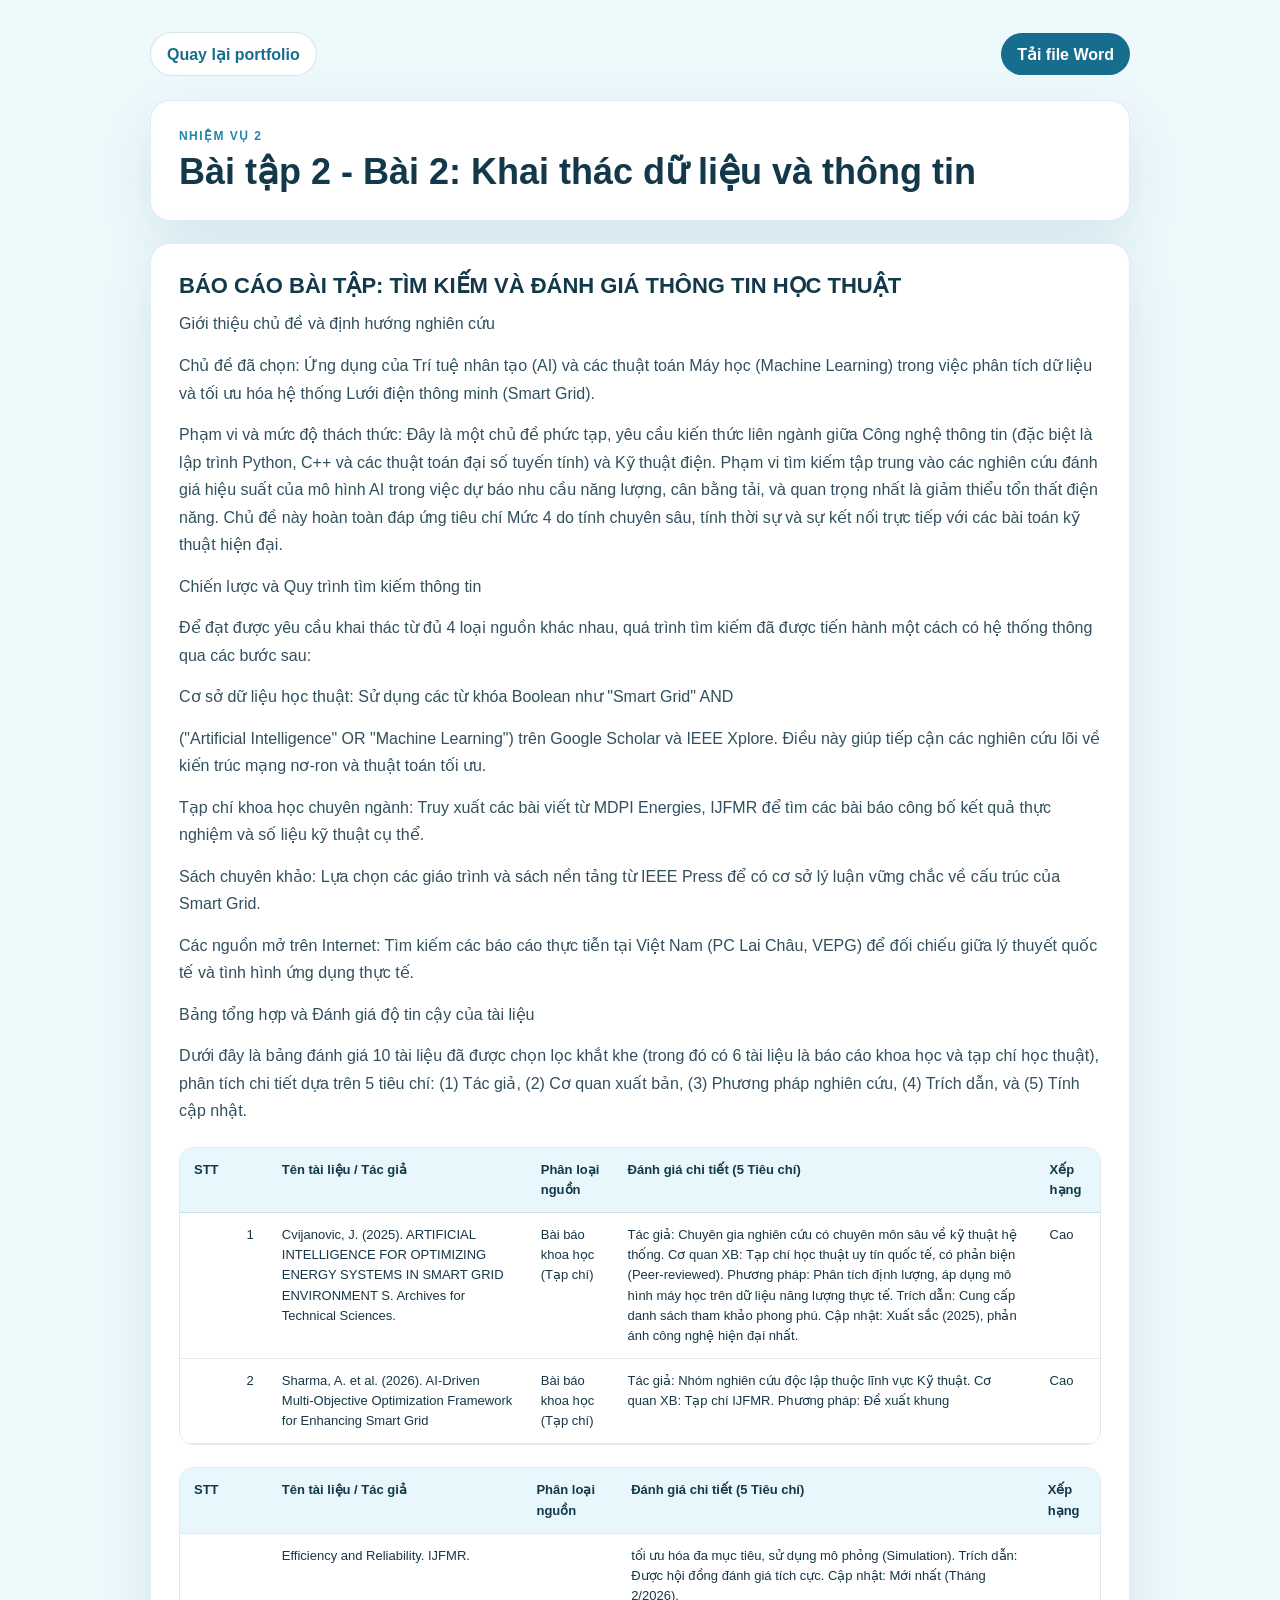
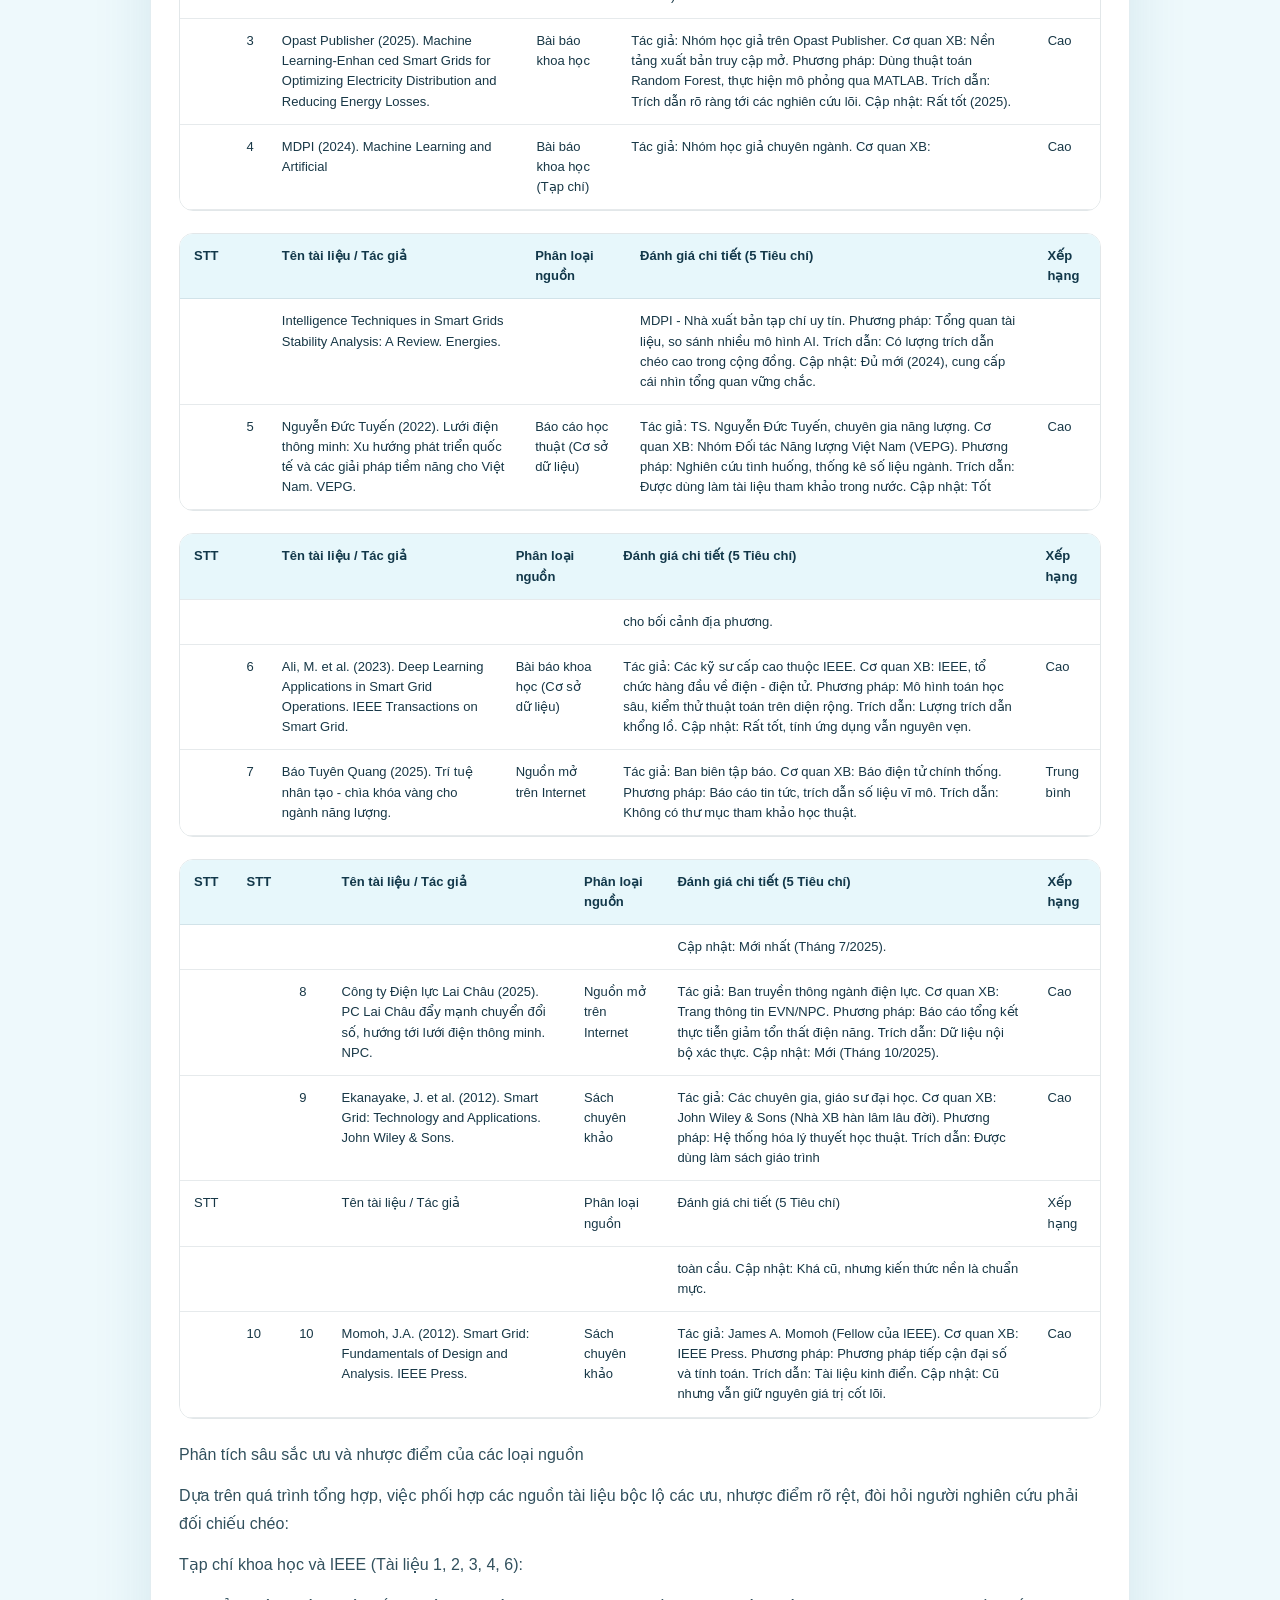
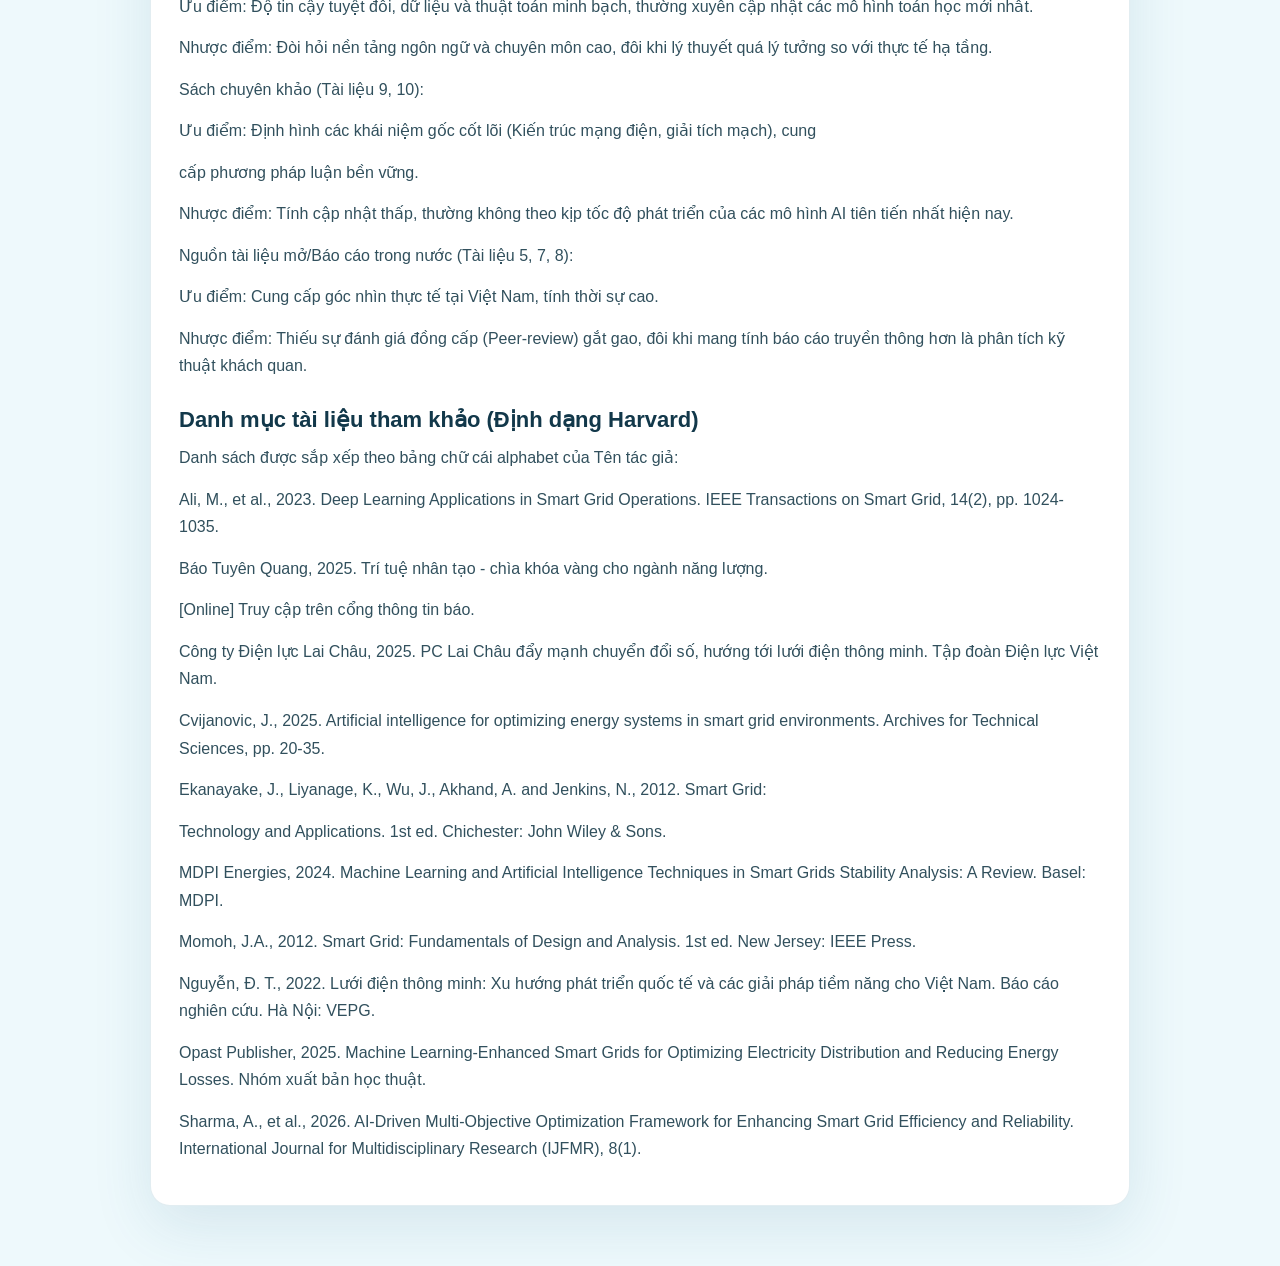
<file: task-2.html>
<!doctype html>
<html lang="vi">
  <head>
    <meta charset="utf-8" />
    <meta name="viewport" content="width=device-width, initial-scale=1" />
    <title>Bài tập 2 - Bài 2: Khai thác dữ liệu và thông tin</title>
    <style>
body{margin:0;font-family:Arial,sans-serif;background:#eef9fc;color:#173746}
.wrap{max-width:980px;margin:0 auto;padding:32px 20px 60px}
.topbar{display:flex;flex-wrap:wrap;gap:12px;align-items:center;justify-content:space-between;margin-bottom:24px}
.back,.download{display:inline-flex;align-items:center;justify-content:center;min-height:42px;padding:0 16px;border-radius:999px;text-decoration:none;font-weight:700}
.back{background:#ffffff;color:#176d8d;border:1px solid rgba(23,109,141,.18)}
.download{background:#176d8d;color:#fff}
.hero{background:#fff;border:1px solid rgba(23,109,141,.12);border-radius:20px;padding:28px;box-shadow:0 20px 60px rgba(30,98,128,.12)}
.eyebrow{margin:0 0 10px;color:#2287ab;font-size:12px;font-weight:800;letter-spacing:.12em;text-transform:uppercase}
h1{margin:0;color:#12384a;font-size:36px;line-height:1.08}
.content{margin-top:22px;background:#fff;border:1px solid rgba(23,109,141,.12);border-radius:20px;padding:28px;box-shadow:0 20px 60px rgba(30,98,128,.12)}
.content h2{margin:26px 0 10px;color:#12384a;font-size:22px;line-height:1.3}
.content h2:first-child{margin-top:0}
.content p{margin:0 0 14px;line-height:1.72;color:#31505d}
.table-wrap{overflow:auto;margin:22px 0;border:1px solid rgba(18,56,74,.12);border-radius:14px}
table{width:100%;min-width:780px;border-collapse:collapse;background:#fff}
th,td{padding:12px 14px;border-bottom:1px solid rgba(18,56,74,.1);text-align:left;vertical-align:top;font-size:13px;line-height:1.55}
th{background:#e7f7fb;color:#12384a}
.image-strip{display:grid;grid-template-columns:repeat(2,minmax(0,1fr));gap:16px;margin:18px 0 24px}
.image-strip figure{margin:0;padding:12px;background:#f8fdff;border:1px solid rgba(18,56,74,.1);border-radius:16px}
.image-strip img{display:block;width:100%;height:auto;border-radius:10px}
.image-strip figcaption{margin-top:10px;color:#537486;font-size:13px;line-height:1.5}
@media (max-width:760px){h1{font-size:28px}.wrap{padding:20px 14px 40px}.hero,.content{padding:20px}.image-strip{grid-template-columns:1fr}}
</style>
  </head>
  <body>
    <div class="wrap">
      <div class="topbar">
        <a class="back" href="index.html#projects">Quay lại portfolio</a>
        <a class="download" href="docs/bai-tap-ca-nhan-2.docx" download>Tải file Word</a>
      </div>
      <section class="hero">
        <p class="eyebrow">Nhiệm vụ 2</p>
        <h1>Bài tập 2 - Bài 2: Khai thác dữ liệu và thông tin</h1>
      </section>
      <section class="content">
        <h2>BÁO CÁO BÀI TẬP: TÌM KIẾM VÀ ĐÁNH GIÁ THÔNG TIN HỌC THUẬT</h2>
<p>Giới thiệu chủ đề và định hướng nghiên cứu</p>
<p>Chủ đề đã chọn: Ứng dụng của Trí tuệ nhân tạo (AI) và các thuật toán Máy học (Machine Learning) trong việc phân tích dữ liệu và tối ưu hóa hệ thống Lưới điện thông minh (Smart Grid).</p>
<p>Phạm vi và mức độ thách thức: Đây là một chủ đề phức tạp, yêu cầu kiến thức liên ngành giữa Công nghệ thông tin (đặc biệt là lập trình Python, C++ và các thuật toán đại số tuyến tính) và Kỹ thuật điện. Phạm vi tìm kiếm tập trung vào các nghiên cứu đánh giá hiệu suất của mô hình AI trong việc dự báo nhu cầu năng lượng, cân bằng tải, và quan trọng nhất là giảm thiểu tổn thất điện năng. Chủ đề này hoàn toàn đáp ứng tiêu chí Mức 4 do tính chuyên sâu, tính thời sự và sự kết nối trực tiếp với các bài toán kỹ thuật hiện đại.</p>
<p>Chiến lược và Quy trình tìm kiếm thông tin</p>
<p>Để đạt được yêu cầu khai thác từ đủ 4 loại nguồn khác nhau, quá trình tìm kiếm đã được tiến hành một cách có hệ thống thông qua các bước sau:</p>
<p>Cơ sở dữ liệu học thuật: Sử dụng các từ khóa Boolean như &quot;Smart Grid&quot; AND</p>
<p>(&quot;Artificial Intelligence&quot; OR &quot;Machine Learning&quot;) trên Google Scholar và IEEE Xplore. Điều này giúp tiếp cận các nghiên cứu lõi về kiến trúc mạng nơ-ron và thuật toán tối ưu.</p>
<p>Tạp chí khoa học chuyên ngành: Truy xuất các bài viết từ MDPI Energies, IJFMR để tìm các bài báo công bố kết quả thực nghiệm và số liệu kỹ thuật cụ thể.</p>
<p>Sách chuyên khảo: Lựa chọn các giáo trình và sách nền tảng từ IEEE Press để có cơ sở lý luận vững chắc về cấu trúc của Smart Grid.</p>
<p>Các nguồn mở trên Internet: Tìm kiếm các báo cáo thực tiễn tại Việt Nam (PC Lai Châu, VEPG) để đối chiếu giữa lý thuyết quốc tế và tình hình ứng dụng thực tế.</p>
<p>Bảng tổng hợp và Đánh giá độ tin cậy của tài liệu</p>
<p>Dưới đây là bảng đánh giá 10 tài liệu đã được chọn lọc khắt khe (trong đó có 6 tài liệu là báo cáo khoa học và tạp chí học thuật), phân tích chi tiết dựa trên 5 tiêu chí: (1) Tác giả, (2) Cơ quan xuất bản, (3) Phương pháp nghiên cứu, (4) Trích dẫn, và (5) Tính cập nhật.</p>
<div class='table-wrap'><table><tr><th>STT</th><th></th><th>Tên tài liệu / Tác giả</th><th>Phân loại nguồn</th><th>Đánh giá chi tiết (5 Tiêu chí)</th><th>Xếp hạng</th></tr><tr><td></td><td>1</td><td>Cvijanovic, J. (2025). ARTIFICIAL INTELLIGENCE FOR OPTIMIZING ENERGY SYSTEMS IN SMART GRID ENVIRONMENT S. Archives for Technical Sciences.</td><td>Bài báo khoa học (Tạp chí)</td><td>Tác giả: Chuyên gia nghiên cứu có chuyên môn sâu về kỹ thuật hệ thống. Cơ quan XB: Tạp chí học thuật uy tín quốc tế, có phản biện (Peer-reviewed). Phương pháp: Phân tích định lượng, áp dụng mô hình máy học trên dữ liệu năng lượng thực tế. Trích dẫn: Cung cấp danh sách tham khảo phong phú. Cập nhật: Xuất sắc (2025), phản ánh công nghệ hiện đại nhất.</td><td>Cao</td></tr><tr><td></td><td>2</td><td>Sharma, A. et al. (2026). AI-Driven Multi-Objective Optimization Framework for Enhancing Smart Grid</td><td>Bài báo khoa học (Tạp chí)</td><td>Tác giả: Nhóm nghiên cứu độc lập thuộc lĩnh vực Kỹ thuật. Cơ quan XB: Tạp chí IJFMR. Phương pháp: Đề xuất khung</td><td>Cao</td></tr></table></div>
<div class='table-wrap'><table><tr><th>STT</th><th></th><th>Tên tài liệu / Tác giả</th><th>Phân loại nguồn</th><th>Đánh giá chi tiết (5 Tiêu chí)</th><th>Xếp hạng</th></tr><tr><td></td><td></td><td>Efficiency and Reliability. IJFMR.</td><td></td><td>tối ưu hóa đa mục tiêu, sử dụng mô phỏng (Simulation). Trích dẫn: Được hội đồng đánh giá tích cực. Cập nhật: Mới nhất (Tháng 2/2026).</td><td></td></tr><tr><td></td><td>3</td><td>Opast Publisher (2025). Machine Learning-Enhan ced Smart Grids for Optimizing Electricity Distribution and Reducing Energy Losses.</td><td>Bài báo khoa học</td><td>Tác giả: Nhóm học giả trên Opast Publisher. Cơ quan XB: Nền tảng xuất bản truy cập mở. Phương pháp: Dùng thuật toán Random Forest, thực hiện mô phỏng qua MATLAB. Trích dẫn: Trích dẫn rõ ràng tới các nghiên cứu lõi. Cập nhật: Rất tốt (2025).</td><td>Cao</td></tr><tr><td></td><td>4</td><td>MDPI (2024). Machine Learning and Artificial</td><td>Bài báo khoa học (Tạp chí)</td><td>Tác giả: Nhóm học giả chuyên ngành. Cơ quan XB:</td><td>Cao</td></tr></table></div>
<div class='table-wrap'><table><tr><th>STT</th><th></th><th>Tên tài liệu / Tác giả</th><th>Phân loại nguồn</th><th>Đánh giá chi tiết (5 Tiêu chí)</th><th>Xếp hạng</th></tr><tr><td></td><td></td><td>Intelligence Techniques in Smart Grids Stability Analysis: A Review. Energies.</td><td></td><td>MDPI - Nhà xuất bản tạp chí uy tín. Phương pháp: Tổng quan tài liệu, so sánh nhiều mô hình AI. Trích dẫn: Có lượng trích dẫn chéo cao trong cộng đồng. Cập nhật: Đủ mới (2024), cung cấp cái nhìn tổng quan vững chắc.</td><td></td></tr><tr><td></td><td>5</td><td>Nguyễn Đức Tuyến (2022). Lưới điện thông minh: Xu hướng phát triển quốc tế và các giải pháp tiềm năng cho Việt Nam. VEPG.</td><td>Báo cáo học thuật (Cơ sở dữ liệu)</td><td>Tác giả: TS. Nguyễn Đức Tuyến, chuyên gia năng lượng. Cơ quan XB: Nhóm Đối tác Năng lượng Việt Nam (VEPG). Phương pháp: Nghiên cứu tình huống, thống kê số liệu ngành. Trích dẫn: Được dùng làm tài liệu tham khảo trong nước. Cập nhật: Tốt</td><td>Cao</td></tr></table></div>
<div class='table-wrap'><table><tr><th>STT</th><th></th><th>Tên tài liệu / Tác giả</th><th>Phân loại nguồn</th><th>Đánh giá chi tiết (5 Tiêu chí)</th><th>Xếp hạng</th></tr><tr><td></td><td></td><td></td><td></td><td>cho bối cảnh địa phương.</td><td></td></tr><tr><td></td><td>6</td><td>Ali, M. et al. (2023). Deep Learning Applications in Smart Grid Operations. IEEE Transactions on Smart Grid.</td><td>Bài báo khoa học (Cơ sở dữ liệu)</td><td>Tác giả: Các kỹ sư cấp cao thuộc IEEE. Cơ quan XB: IEEE, tổ chức hàng đầu về điện - điện tử. Phương pháp: Mô hình toán học sâu, kiểm thử thuật toán trên diện rộng. Trích dẫn: Lượng trích dẫn khổng lồ. Cập nhật: Rất tốt, tính ứng dụng vẫn nguyên vẹn.</td><td>Cao</td></tr><tr><td></td><td>7</td><td>Báo Tuyên Quang (2025). Trí tuệ nhân tạo - chìa khóa vàng cho ngành năng lượng.</td><td>Nguồn mở trên Internet</td><td>Tác giả: Ban biên tập báo. Cơ quan XB: Báo điện tử chính thống. Phương pháp: Báo cáo tin tức, trích dẫn số liệu vĩ mô. Trích dẫn: Không có thư mục tham khảo học thuật.</td><td>Trung bình</td></tr></table></div>
<div class='table-wrap'><table><tr><th>STT</th><th>STT</th><th></th><th>Tên tài liệu / Tác giả</th><th>Phân loại nguồn</th><th>Đánh giá chi tiết (5 Tiêu chí)</th><th>Xếp hạng</th></tr><tr><td></td><td></td><td></td><td></td><td></td><td>Cập nhật: Mới nhất (Tháng 7/2025).</td><td></td></tr><tr><td></td><td></td><td>8</td><td>Công ty Điện lực Lai Châu (2025). PC Lai Châu đẩy mạnh chuyển đổi số, hướng tới lưới điện thông minh. NPC.</td><td>Nguồn mở trên Internet</td><td>Tác giả: Ban truyền thông ngành điện lực. Cơ quan XB: Trang thông tin EVN/NPC. Phương pháp: Báo cáo tổng kết thực tiễn giảm tổn thất điện năng. Trích dẫn: Dữ liệu nội bộ xác thực. Cập nhật: Mới (Tháng 10/2025).</td><td>Cao</td></tr><tr><td></td><td></td><td>9</td><td>Ekanayake, J. et al. (2012). Smart Grid: Technology and Applications. John Wiley &amp; Sons.</td><td>Sách chuyên khảo</td><td>Tác giả: Các chuyên gia, giáo sư đại học. Cơ quan XB: John Wiley &amp; Sons (Nhà XB hàn lâm lâu đời). Phương pháp: Hệ thống hóa lý thuyết học thuật. Trích dẫn: Được dùng làm sách giáo trình</td><td>Cao</td></tr><tr><td>STT</td><td></td><td></td><td>Tên tài liệu / Tác giả</td><td>Phân loại nguồn</td><td>Đánh giá chi tiết (5 Tiêu chí)</td><td>Xếp hạng</td></tr><tr><td></td><td></td><td></td><td></td><td></td><td>toàn cầu. Cập nhật: Khá cũ, nhưng kiến thức nền là chuẩn mực.</td><td></td></tr><tr><td></td><td>10</td><td>10</td><td>Momoh, J.A. (2012). Smart Grid: Fundamentals of Design and Analysis. IEEE Press.</td><td>Sách chuyên khảo</td><td>Tác giả: James A. Momoh (Fellow của IEEE). Cơ quan XB: IEEE Press. Phương pháp: Phương pháp tiếp cận đại số và tính toán. Trích dẫn: Tài liệu kinh điển. Cập nhật: Cũ nhưng vẫn giữ nguyên giá trị cốt lõi.</td><td>Cao</td></tr></table></div>
<p>Phân tích sâu sắc ưu và nhược điểm của các loại nguồn</p>
<p>Dựa trên quá trình tổng hợp, việc phối hợp các nguồn tài liệu bộc lộ các ưu, nhược điểm rõ rệt, đòi hỏi người nghiên cứu phải đối chiếu chéo:</p>
<p>Tạp chí khoa học và IEEE (Tài liệu 1, 2, 3, 4, 6):</p>
<p>Ưu điểm: Độ tin cậy tuyệt đối, dữ liệu và thuật toán minh bạch, thường xuyên cập nhật các mô hình toán học mới nhất.</p>
<p>Nhược điểm: Đòi hỏi nền tảng ngôn ngữ và chuyên môn cao, đôi khi lý thuyết quá lý tưởng so với thực tế hạ tầng.</p>
<p>Sách chuyên khảo (Tài liệu 9, 10):</p>
<p>Ưu điểm: Định hình các khái niệm gốc cốt lõi (Kiến trúc mạng điện, giải tích mạch), cung</p>
<p>cấp phương pháp luận bền vững.</p>
<p>Nhược điểm: Tính cập nhật thấp, thường không theo kịp tốc độ phát triển của các mô hình AI tiên tiến nhất hiện nay.</p>
<p>Nguồn tài liệu mở/Báo cáo trong nước (Tài liệu 5, 7, 8):</p>
<p>Ưu điểm: Cung cấp góc nhìn thực tế tại Việt Nam, tính thời sự cao.</p>
<p>Nhược điểm: Thiếu sự đánh giá đồng cấp (Peer-review) gắt gao, đôi khi mang tính báo cáo truyền thông hơn là phân tích kỹ thuật khách quan.</p>
<h2>Danh mục tài liệu tham khảo (Định dạng Harvard)</h2>
<p>Danh sách được sắp xếp theo bảng chữ cái alphabet của Tên tác giả:</p>
<p>Ali, M., et al., 2023. Deep Learning Applications in Smart Grid Operations. IEEE Transactions on Smart Grid, 14(2), pp. 1024-1035.</p>
<p>Báo Tuyên Quang, 2025. Trí tuệ nhân tạo - chìa khóa vàng cho ngành năng lượng.</p>
<p>[Online] Truy cập trên cổng thông tin báo.</p>
<p>Công ty Điện lực Lai Châu, 2025. PC Lai Châu đẩy mạnh chuyển đổi số, hướng tới lưới điện thông minh. Tập đoàn Điện lực Việt Nam.</p>
<p>Cvijanovic, J., 2025. Artificial intelligence for optimizing energy systems in smart grid environments. Archives for Technical Sciences, pp. 20-35.</p>
<p>Ekanayake, J., Liyanage, K., Wu, J., Akhand, A. and Jenkins, N., 2012. Smart Grid:</p>
<p>Technology and Applications. 1st ed. Chichester: John Wiley &amp; Sons.</p>
<p>MDPI Energies, 2024. Machine Learning and Artificial Intelligence Techniques in Smart Grids Stability Analysis: A Review. Basel: MDPI.</p>
<p>Momoh, J.A., 2012. Smart Grid: Fundamentals of Design and Analysis. 1st ed. New Jersey: IEEE Press.</p>
<p>Nguyễn, Đ. T., 2022. Lưới điện thông minh: Xu hướng phát triển quốc tế và các giải pháp tiềm năng cho Việt Nam. Báo cáo nghiên cứu. Hà Nội: VEPG.</p>
<p>Opast Publisher, 2025. Machine Learning-Enhanced Smart Grids for Optimizing Electricity Distribution and Reducing Energy Losses. Nhóm xuất bản học thuật.</p>
<p>Sharma, A., et al., 2026. AI-Driven Multi-Objective Optimization Framework for Enhancing Smart Grid Efficiency and Reliability. International Journal for Multidisciplinary Research (IJFMR), 8(1).</p>
      </section>
    </div>
  </body>
</html>
</file>
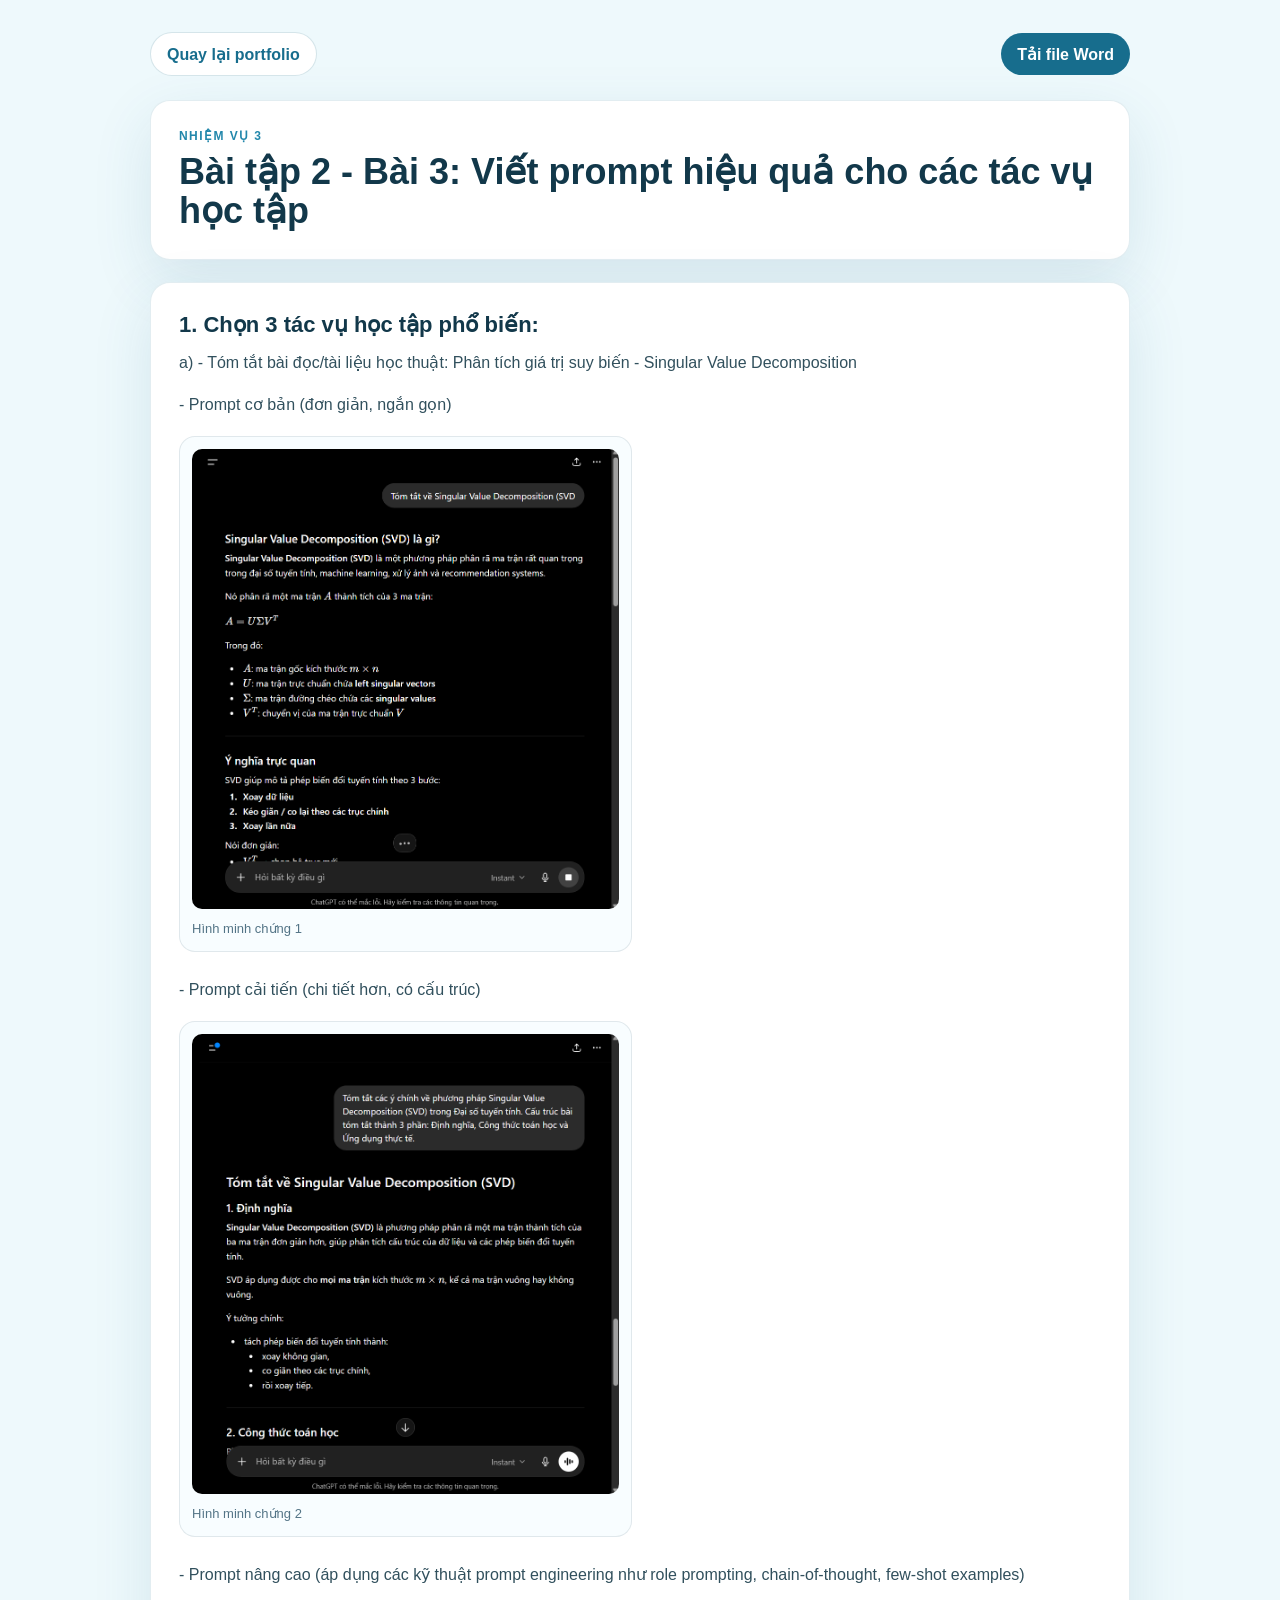
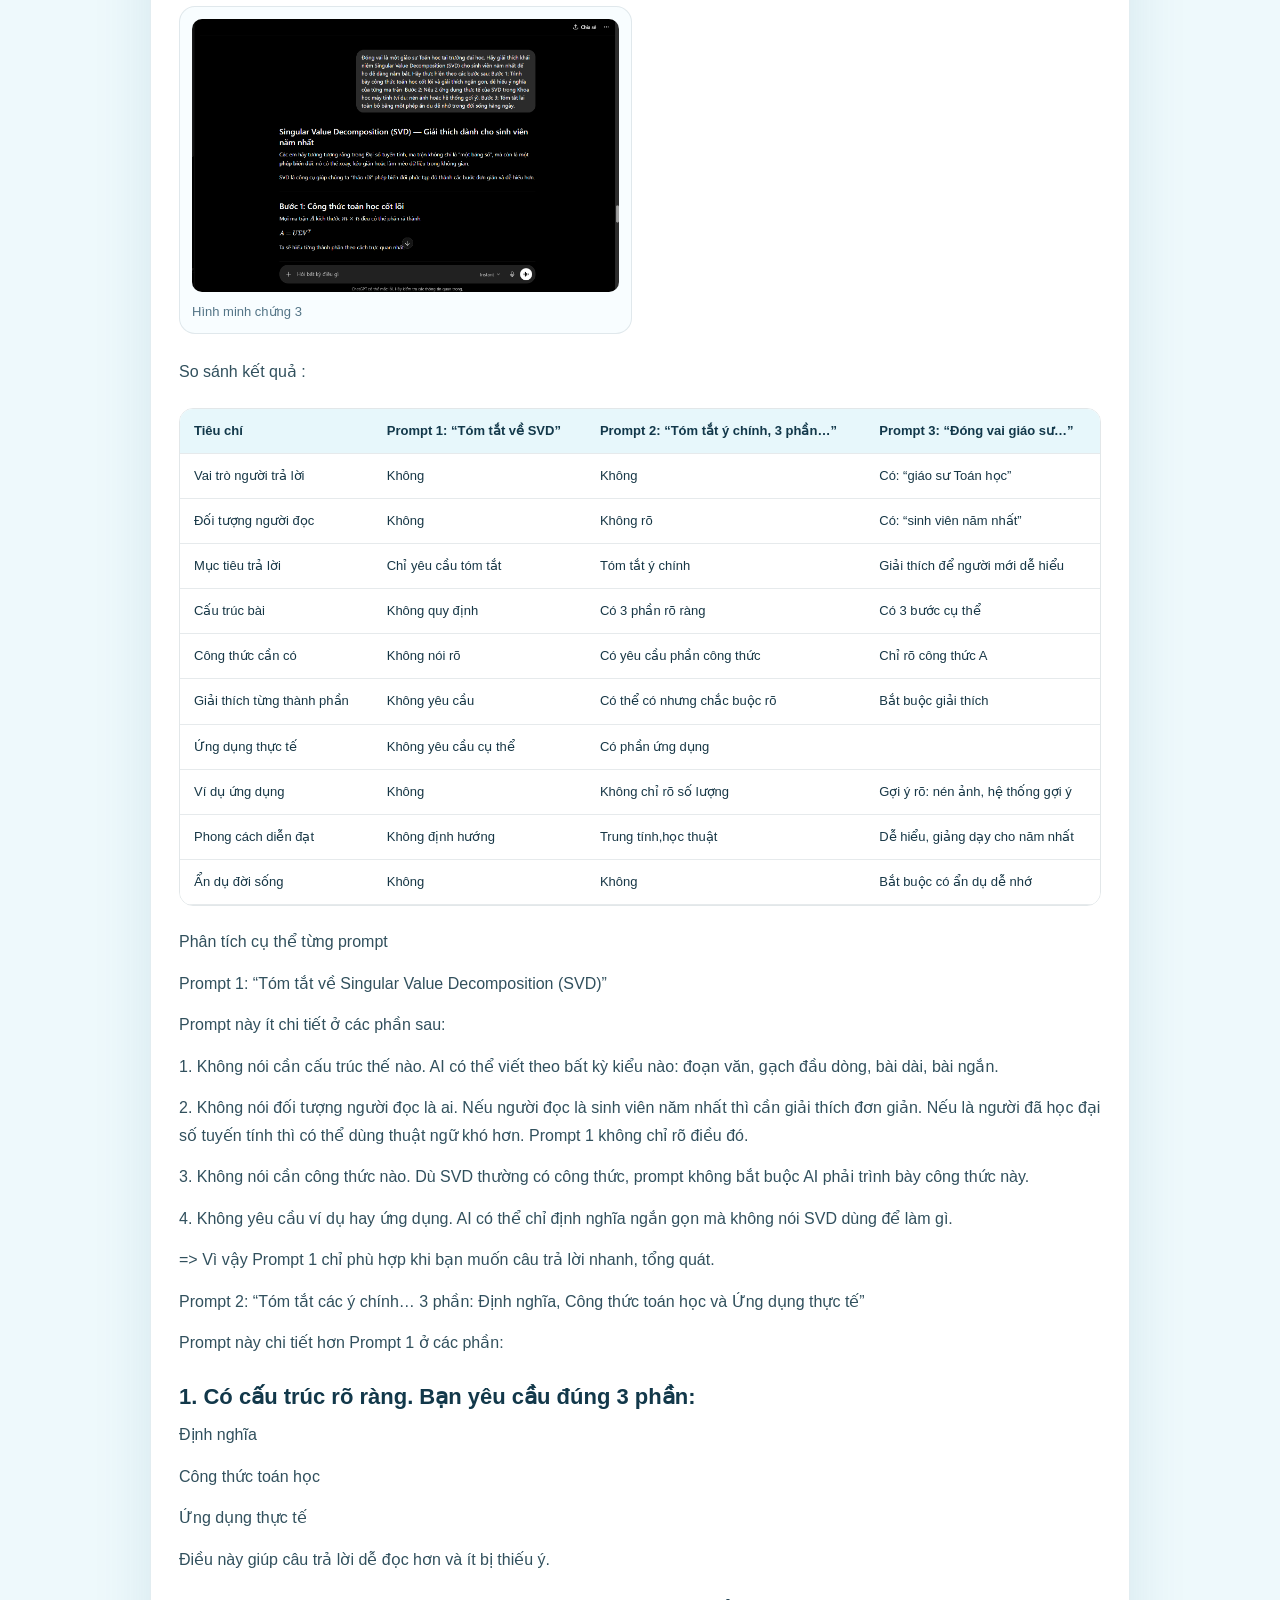
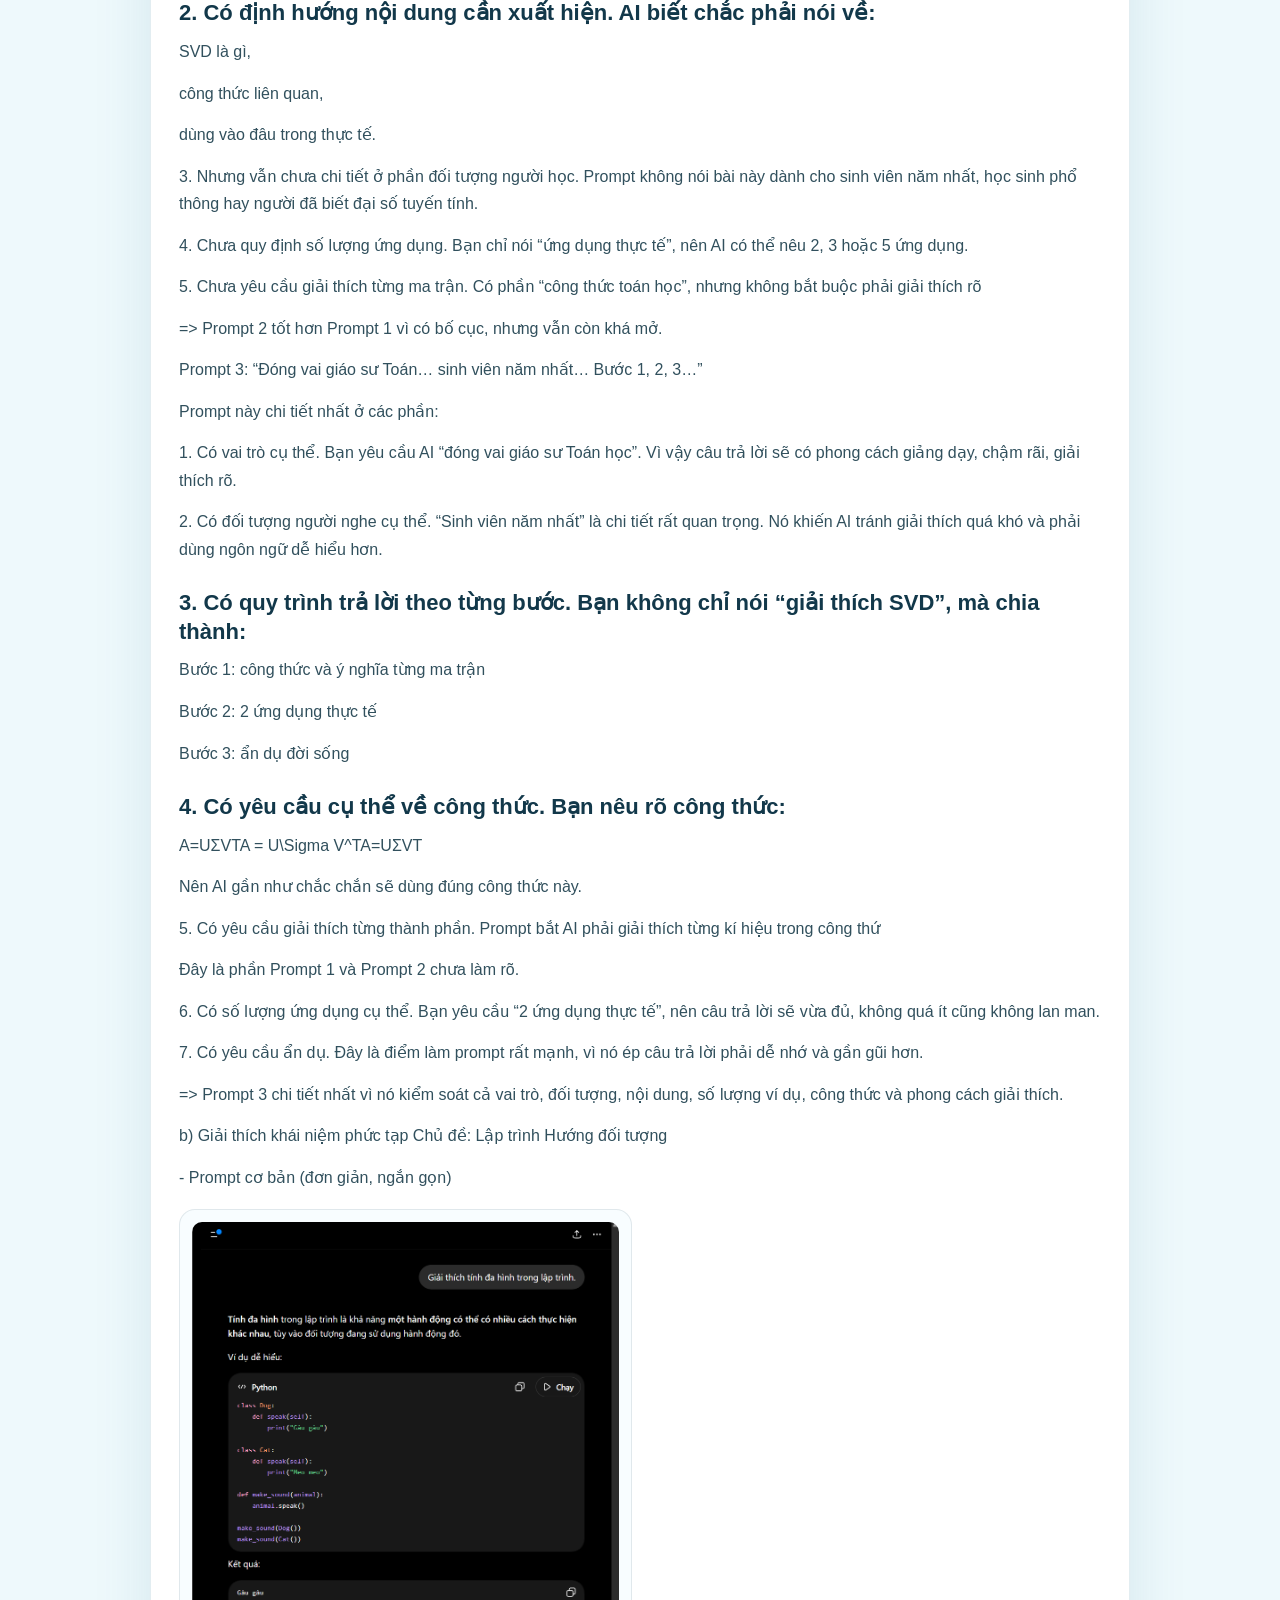
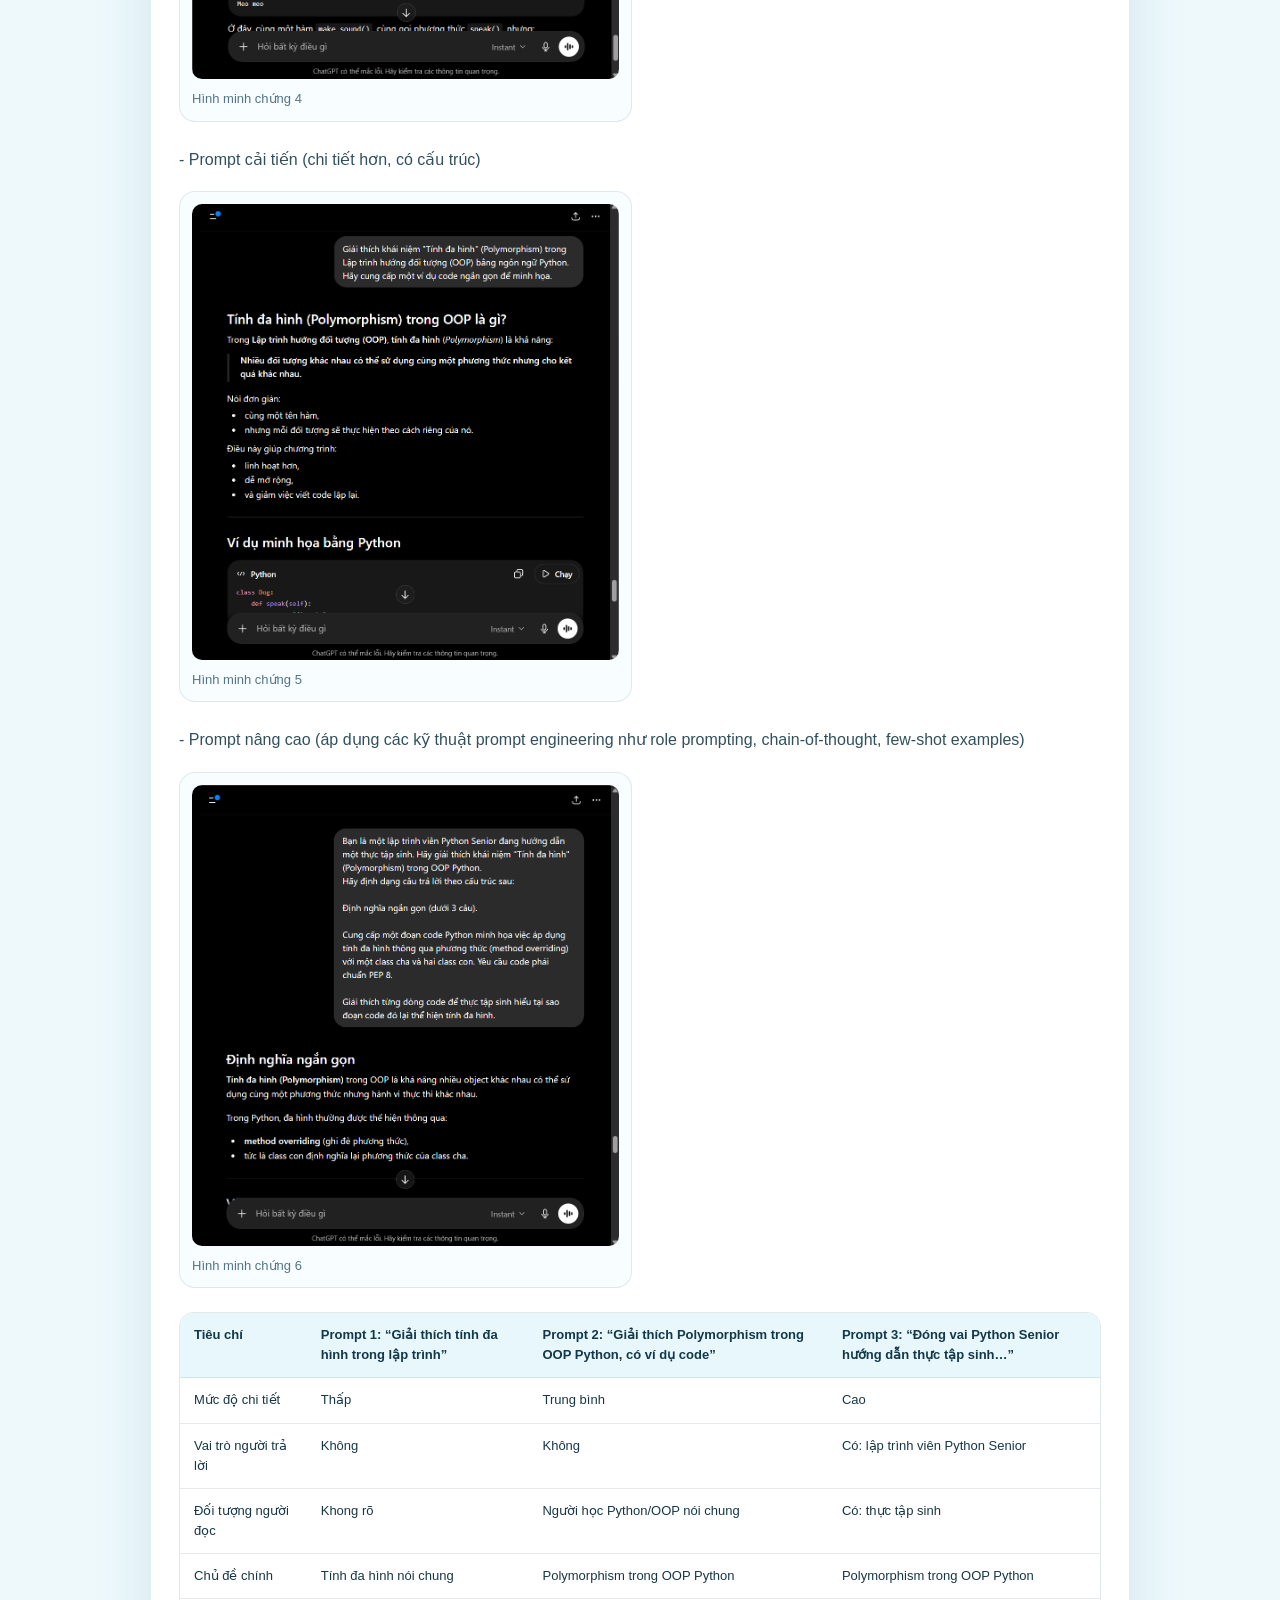
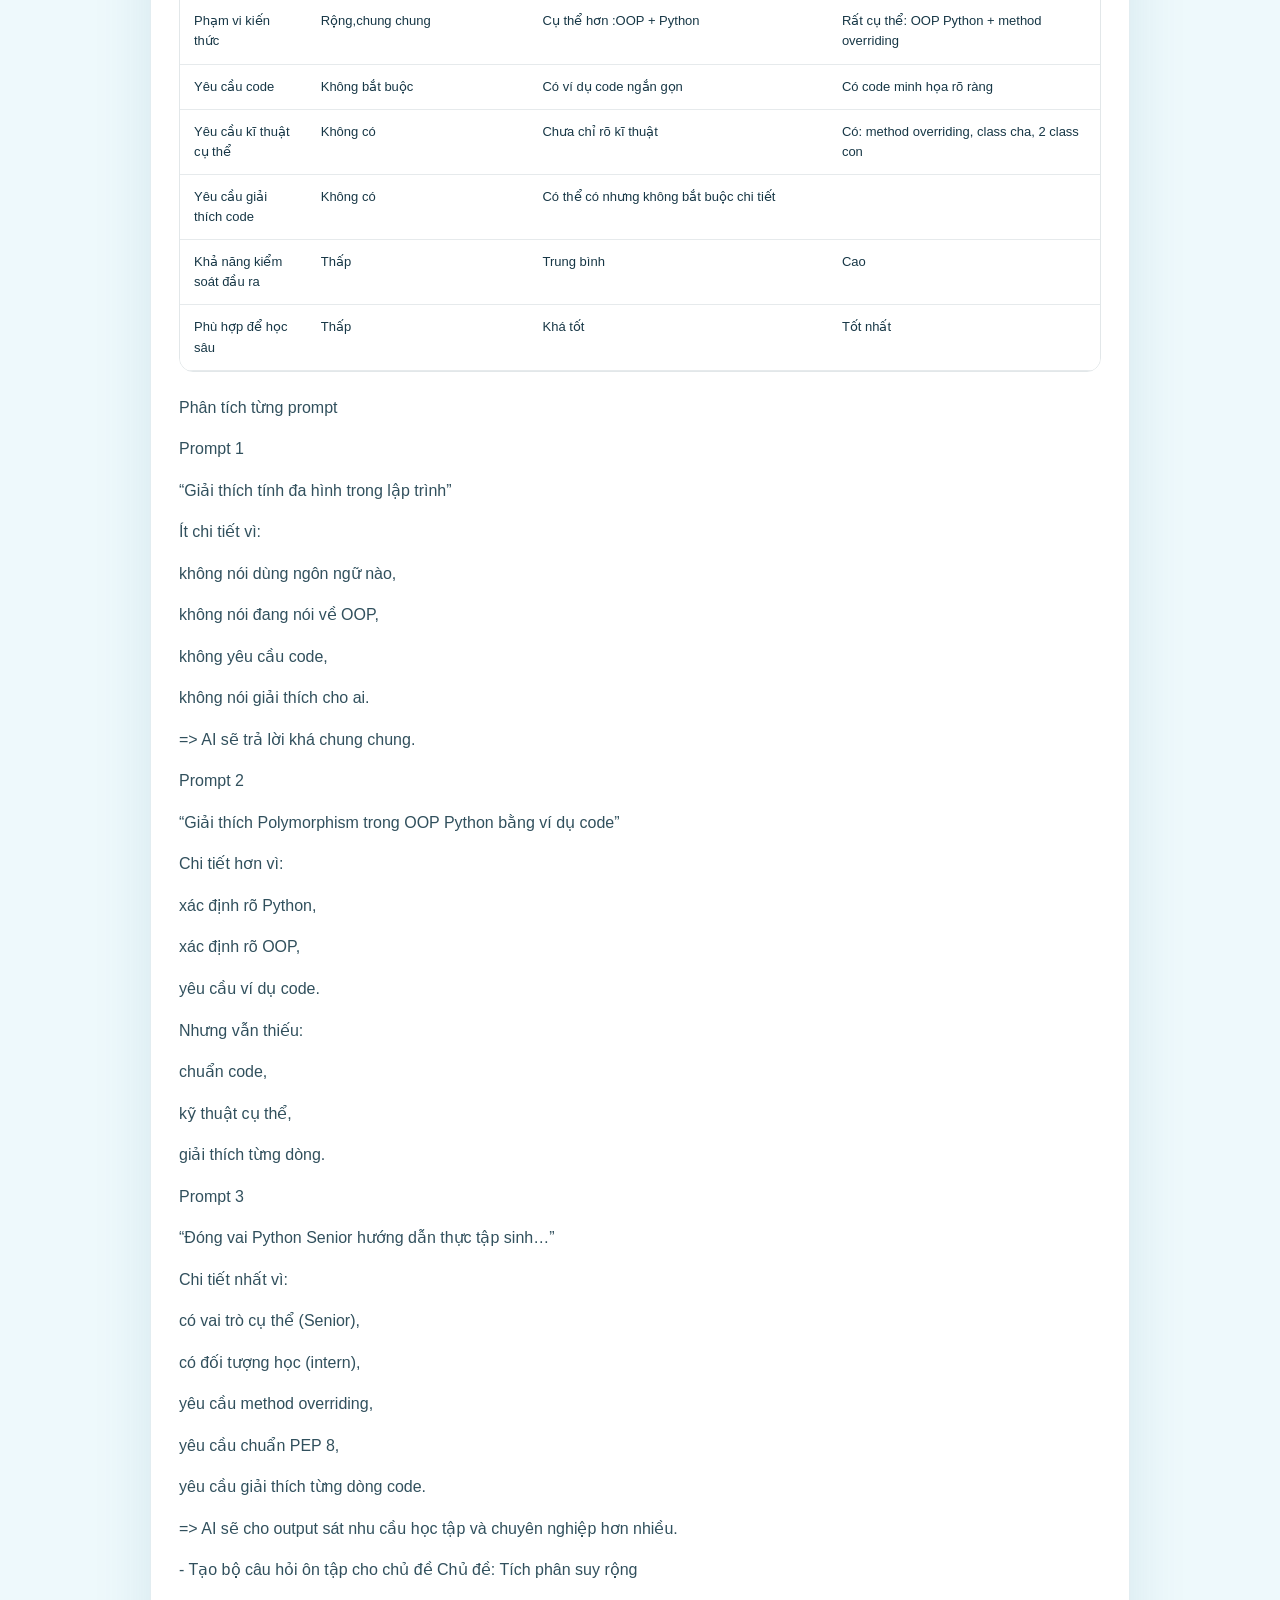
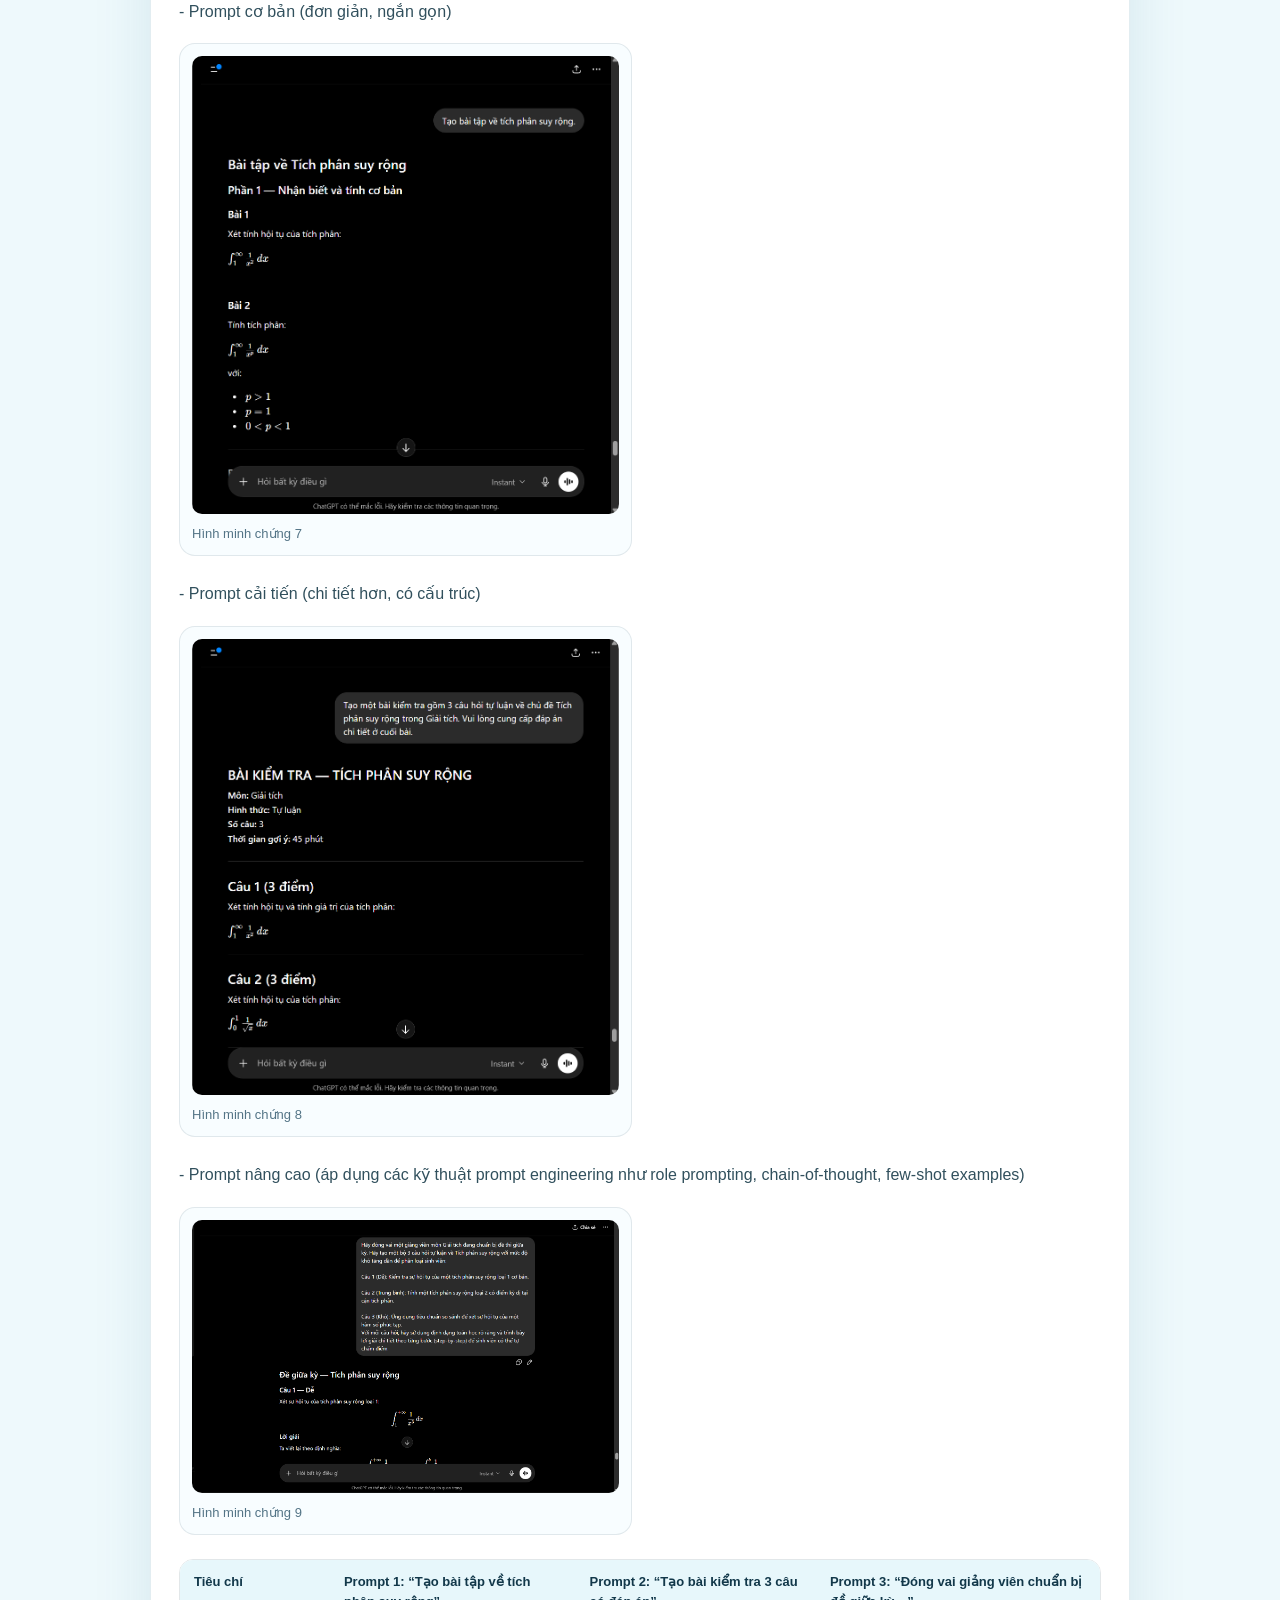
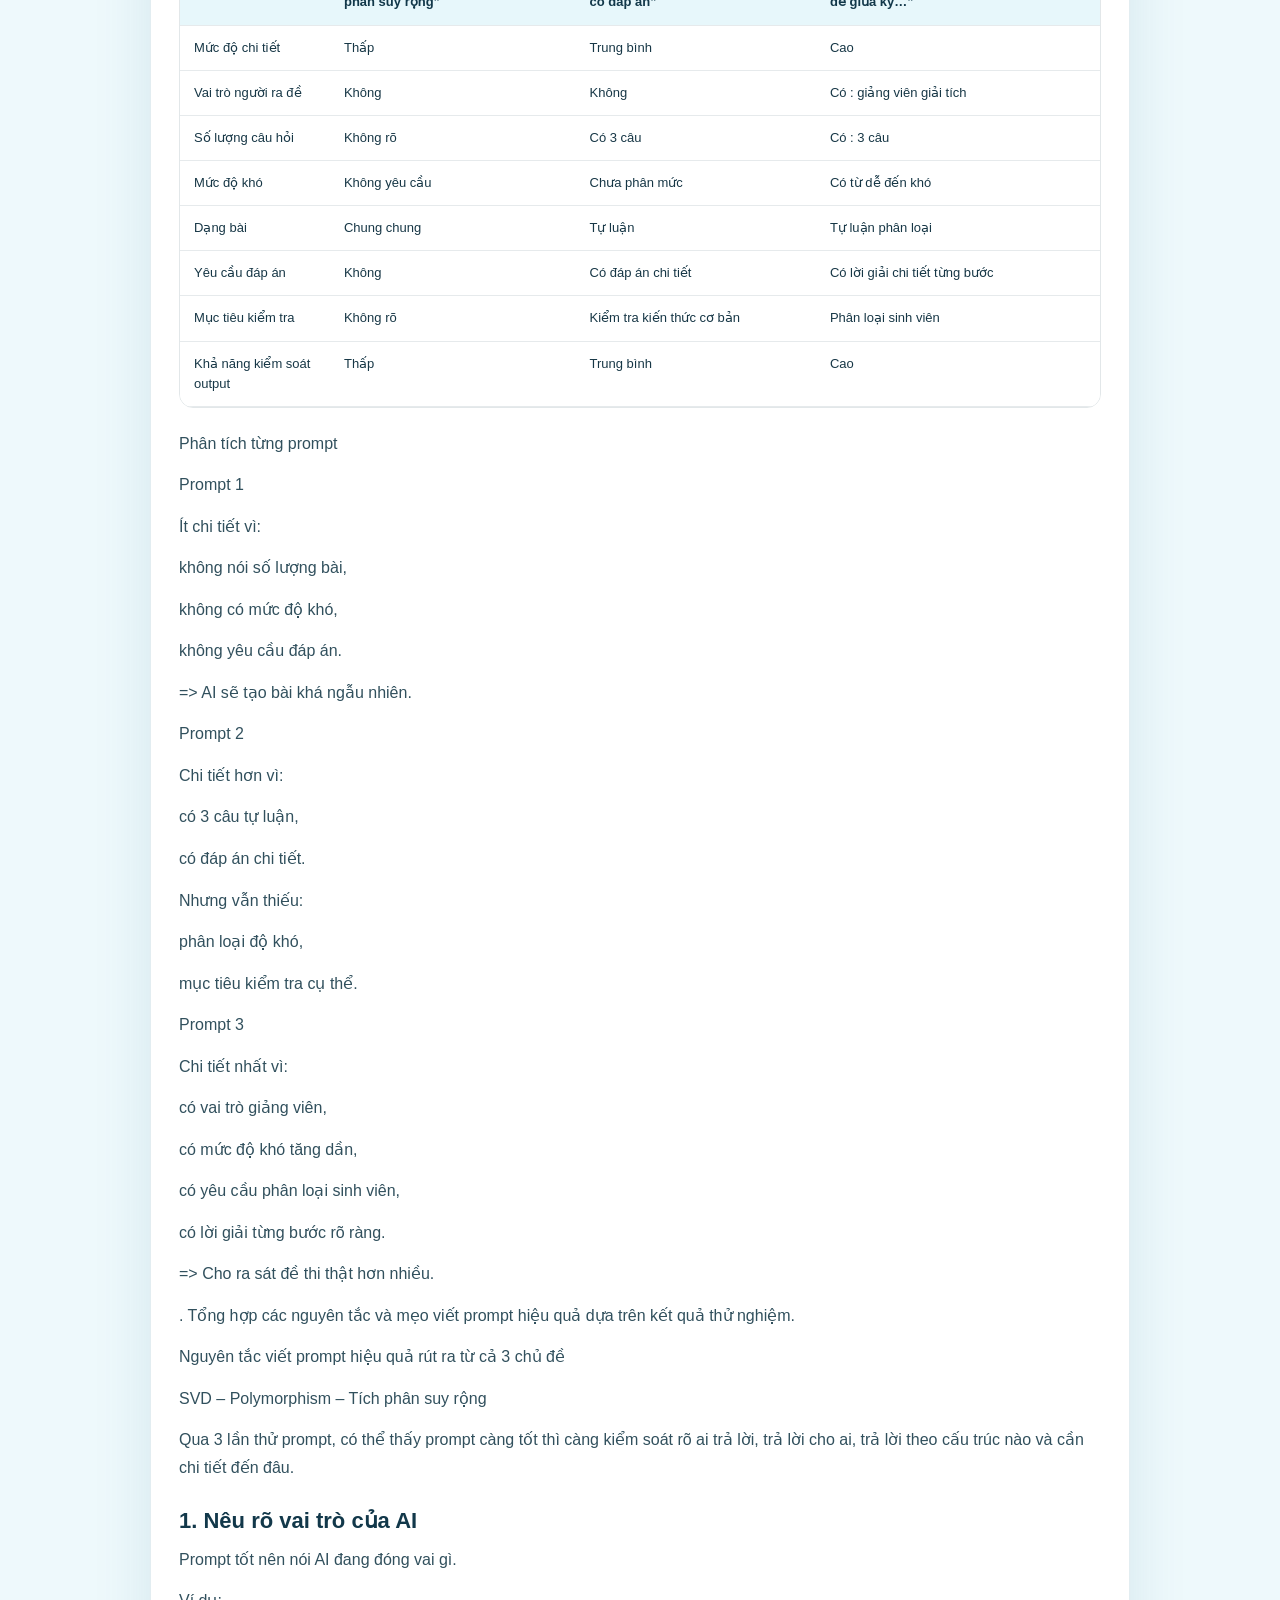
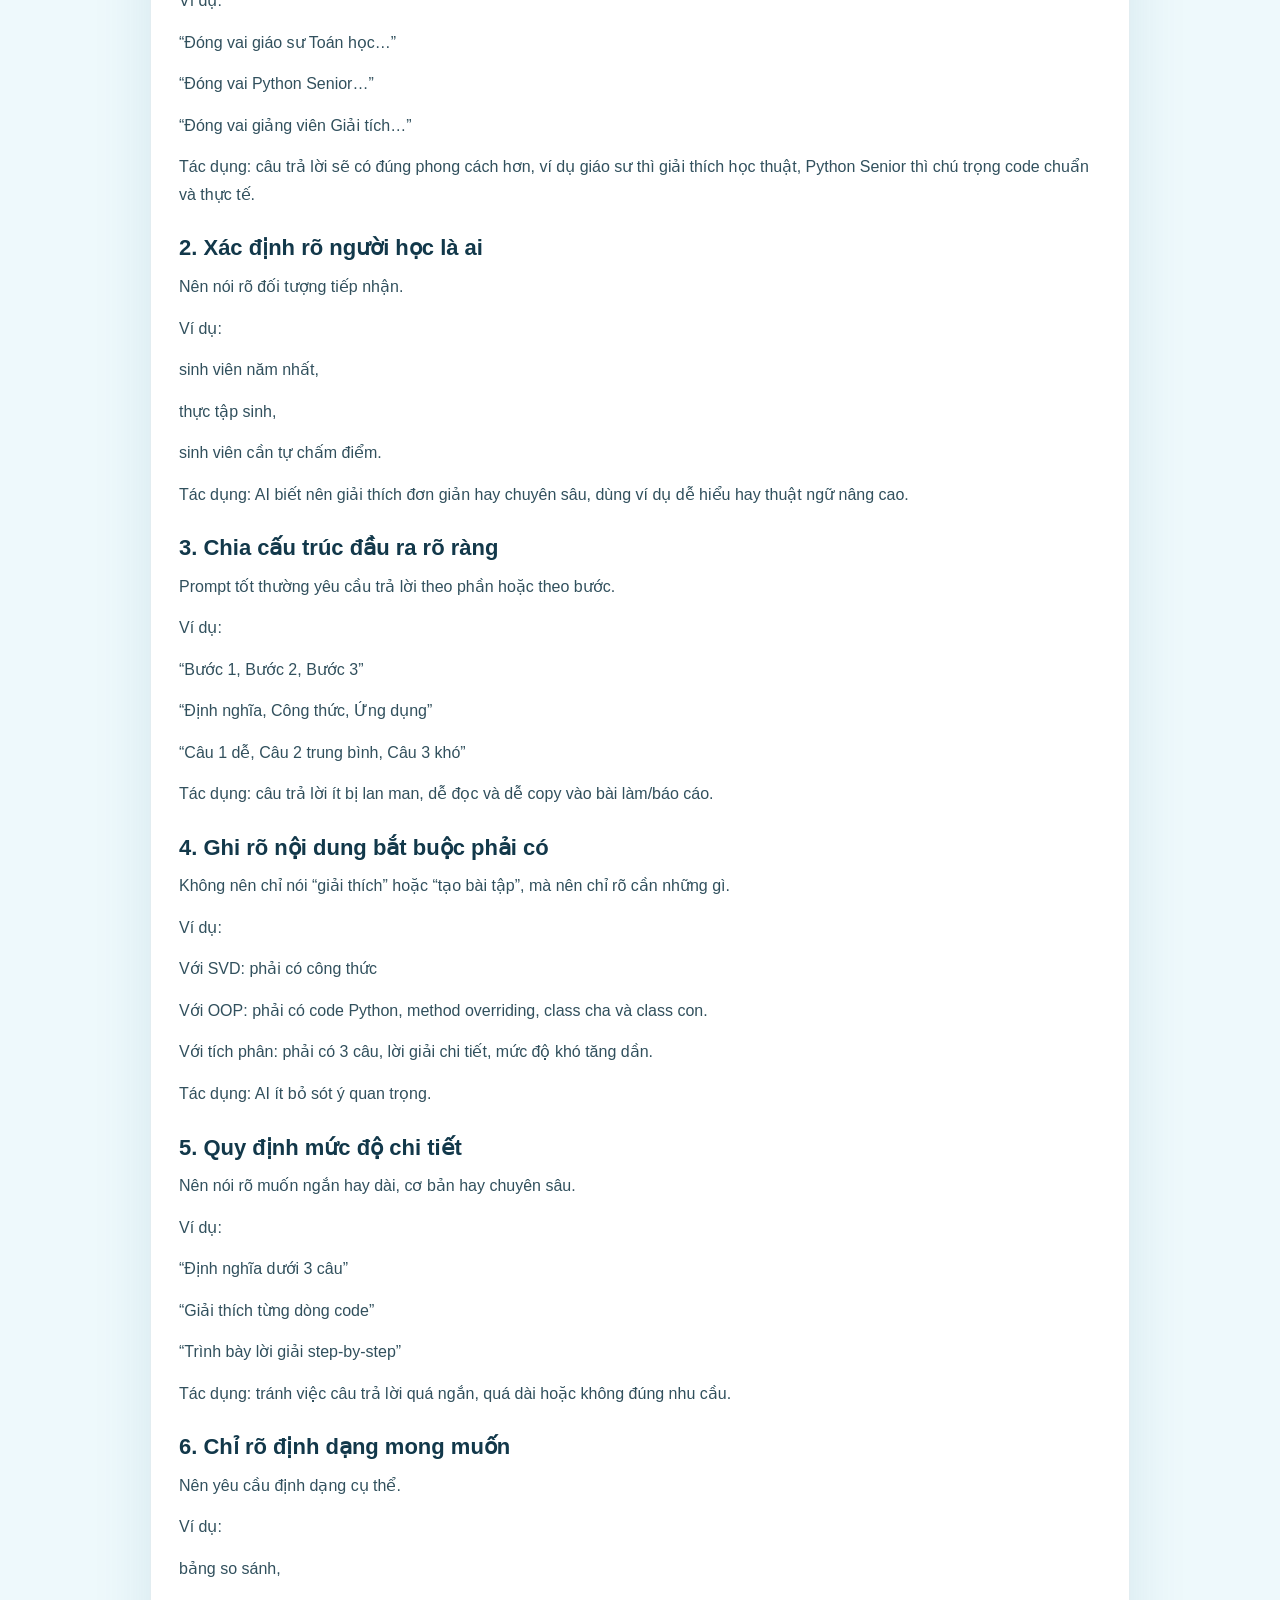
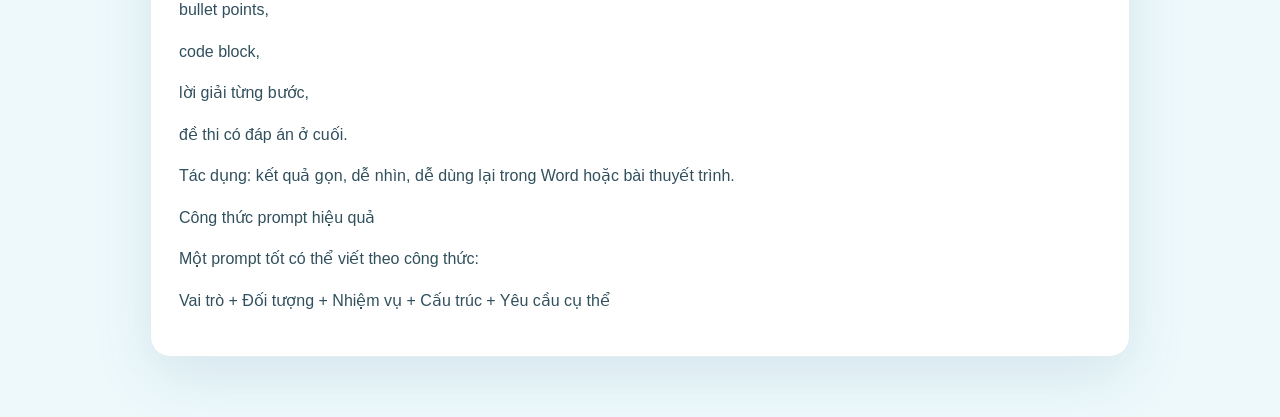
<file: task-3.html>
<!doctype html>
<html lang="vi">
  <head>
    <meta charset="utf-8" />
    <meta name="viewport" content="width=device-width, initial-scale=1" />
    <title>Bài tập 2 - Bài 3: Viết prompt hiệu quả cho các tác vụ học tập</title>
    <style>
body{margin:0;font-family:Arial,sans-serif;background:#eef9fc;color:#173746}
.wrap{max-width:980px;margin:0 auto;padding:32px 20px 60px}
.topbar{display:flex;flex-wrap:wrap;gap:12px;align-items:center;justify-content:space-between;margin-bottom:24px}
.back,.download{display:inline-flex;align-items:center;justify-content:center;min-height:42px;padding:0 16px;border-radius:999px;text-decoration:none;font-weight:700}
.back{background:#ffffff;color:#176d8d;border:1px solid rgba(23,109,141,.18)}
.download{background:#176d8d;color:#fff}
.hero{background:#fff;border:1px solid rgba(23,109,141,.12);border-radius:20px;padding:28px;box-shadow:0 20px 60px rgba(30,98,128,.12)}
.eyebrow{margin:0 0 10px;color:#2287ab;font-size:12px;font-weight:800;letter-spacing:.12em;text-transform:uppercase}
h1{margin:0;color:#12384a;font-size:36px;line-height:1.08}
.content{margin-top:22px;background:#fff;border:1px solid rgba(23,109,141,.12);border-radius:20px;padding:28px;box-shadow:0 20px 60px rgba(30,98,128,.12)}
.content h2{margin:26px 0 10px;color:#12384a;font-size:22px;line-height:1.3}
.content h2:first-child{margin-top:0}
.content p{margin:0 0 14px;line-height:1.72;color:#31505d}
.table-wrap{overflow:auto;margin:22px 0;border:1px solid rgba(18,56,74,.12);border-radius:14px}
table{width:100%;min-width:780px;border-collapse:collapse;background:#fff}
th,td{padding:12px 14px;border-bottom:1px solid rgba(18,56,74,.1);text-align:left;vertical-align:top;font-size:13px;line-height:1.55}
th{background:#e7f7fb;color:#12384a}
.image-strip{display:grid;grid-template-columns:repeat(2,minmax(0,1fr));gap:16px;margin:18px 0 24px}
.image-strip figure{margin:0;padding:12px;background:#f8fdff;border:1px solid rgba(18,56,74,.1);border-radius:16px}
.image-strip img{display:block;width:100%;height:auto;border-radius:10px}
.image-strip figcaption{margin-top:10px;color:#537486;font-size:13px;line-height:1.5}
@media (max-width:760px){h1{font-size:28px}.wrap{padding:20px 14px 40px}.hero,.content{padding:20px}.image-strip{grid-template-columns:1fr}}
</style>
  </head>
  <body>
    <div class="wrap">
      <div class="topbar">
        <a class="back" href="index.html#projects">Quay lại portfolio</a>
        <a class="download" href="docs/bai-tap-ca-nhan-3.docx" download>Tải file Word</a>
      </div>
      <section class="hero">
        <p class="eyebrow">Nhiệm vụ 3</p>
        <h1>Bài tập 2 - Bài 3: Viết prompt hiệu quả cho các tác vụ học tập</h1>
      </section>
      <section class="content">
        <h2>1. Chọn 3 tác vụ học tập phổ biến:</h2>
<p>a) - Tóm tắt bài đọc/tài liệu học thuật: Phân tích giá trị suy biến - Singular Value Decomposition</p>
<p>- Prompt cơ bản (đơn giản, ngắn gọn)</p>
<div class='image-strip'><figure><img src="task-images/task-3-7.png" alt="Minh chứng 1" loading="lazy" /><figcaption>Hình minh chứng 1</figcaption></figure></div>
<p>- Prompt cải tiến (chi tiết hơn, có cấu trúc)</p>
<div class='image-strip'><figure><img src="task-images/task-3-5.png" alt="Minh chứng 2" loading="lazy" /><figcaption>Hình minh chứng 2</figcaption></figure></div>
<p>- Prompt nâng cao (áp dụng các kỹ thuật prompt engineering như role prompting, chain-of-thought, few-shot examples)</p>
<div class='image-strip'><figure><img src="task-images/task-3-3.png" alt="Minh chứng 3" loading="lazy" /><figcaption>Hình minh chứng 3</figcaption></figure></div>
<p>So sánh kết quả :</p>
<div class='table-wrap'><table><tr><th>Tiêu chí</th><th>Prompt 1: “Tóm tắt về SVD”</th><th>Prompt 2: “Tóm tắt ý chính, 3 phần…”</th><th>Prompt 3: “Đóng vai giáo sư…”</th></tr><tr><td>Vai trò người trả lời</td><td>Không</td><td>Không</td><td>Có: “giáo sư Toán học”</td></tr><tr><td>Đối tượng người đọc</td><td>Không</td><td>Không rõ</td><td>Có: “sinh viên năm nhất”</td></tr><tr><td>Mục tiêu trả lời</td><td>Chỉ yêu cầu tóm tắt</td><td>Tóm tắt ý chính</td><td>Giải thích để người mới dễ hiểu</td></tr><tr><td>Cấu trúc bài</td><td>Không quy định</td><td>Có 3 phần rõ ràng</td><td>Có 3 bước cụ thể</td></tr><tr><td>Công thức cần có</td><td>Không nói rõ</td><td>Có yêu cầu phần công thức</td><td>Chỉ rõ công thức A</td></tr><tr><td>Giải thích từng thành phần</td><td>Không yêu cầu</td><td>Có thể có nhưng chắc buộc rõ</td><td>Bắt buộc giải thích</td></tr><tr><td>Ứng dụng thực tế</td><td>Không yêu cầu cụ thể</td><td>Có phần ứng dụng</td><td></td></tr><tr><td>Ví dụ ứng dụng</td><td>Không</td><td>Không chỉ rõ số lượng</td><td>Gợi ý rõ: nén ảnh, hệ thống gợi ý</td></tr><tr><td>Phong cách diễn đạt</td><td>Không định hướng</td><td>Trung tính,học thuật</td><td>Dễ hiểu, giảng dạy cho năm nhất</td></tr><tr><td>Ẩn dụ đời sống</td><td>Không</td><td>Không</td><td>Bắt buộc có ẩn dụ dễ nhớ</td></tr></table></div>
<p>Phân tích cụ thể từng prompt</p>
<p>Prompt 1: “Tóm tắt về Singular Value Decomposition (SVD)”</p>
<p>Prompt này ít chi tiết ở các phần sau:</p>
<p>1. Không nói cần cấu trúc thế nào. AI có thể viết theo bất kỳ kiểu nào: đoạn văn, gạch đầu dòng, bài dài, bài ngắn.</p>
<p>2. Không nói đối tượng người đọc là ai. Nếu người đọc là sinh viên năm nhất thì cần giải thích đơn giản. Nếu là người đã học đại số tuyến tính thì có thể dùng thuật ngữ khó hơn. Prompt 1 không chỉ rõ điều đó.</p>
<p>3. Không nói cần công thức nào. Dù SVD thường có công thức, prompt không bắt buộc AI phải trình bày công thức này.</p>
<p>4. Không yêu cầu ví dụ hay ứng dụng. AI có thể chỉ định nghĩa ngắn gọn mà không nói SVD dùng để làm gì.</p>
<p>=&gt; Vì vậy Prompt 1 chỉ phù hợp khi bạn muốn câu trả lời nhanh, tổng quát.</p>
<p>Prompt 2: “Tóm tắt các ý chính… 3 phần: Định nghĩa, Công thức toán học và Ứng dụng thực tế”</p>
<p>Prompt này chi tiết hơn Prompt 1 ở các phần:</p>
<h2>1. Có cấu trúc rõ ràng. Bạn yêu cầu đúng 3 phần:</h2>
<p>Định nghĩa</p>
<p>Công thức toán học</p>
<p>Ứng dụng thực tế</p>
<p>Điều này giúp câu trả lời dễ đọc hơn và ít bị thiếu ý.</p>
<h2>2. Có định hướng nội dung cần xuất hiện. AI biết chắc phải nói về:</h2>
<p>SVD là gì,</p>
<p>công thức liên quan,</p>
<p>dùng vào đâu trong thực tế.</p>
<p>3. Nhưng vẫn chưa chi tiết ở phần đối tượng người học. Prompt không nói bài này dành cho sinh viên năm nhất, học sinh phổ thông hay người đã biết đại số tuyến tính.</p>
<p>4. Chưa quy định số lượng ứng dụng. Bạn chỉ nói “ứng dụng thực tế”, nên AI có thể nêu 2, 3 hoặc 5 ứng dụng.</p>
<p>5. Chưa yêu cầu giải thích từng ma trận. Có phần “công thức toán học”, nhưng không bắt buộc phải giải thích rõ</p>
<p>=&gt; Prompt 2 tốt hơn Prompt 1 vì có bố cục, nhưng vẫn còn khá mở.</p>
<p>Prompt 3: “Đóng vai giáo sư Toán… sinh viên năm nhất… Bước 1, 2, 3…”</p>
<p>Prompt này chi tiết nhất ở các phần:</p>
<p>1. Có vai trò cụ thể. Bạn yêu cầu AI “đóng vai giáo sư Toán học”. Vì vậy câu trả lời sẽ có phong cách giảng dạy, chậm rãi, giải thích rõ.</p>
<p>2. Có đối tượng người nghe cụ thể. “Sinh viên năm nhất” là chi tiết rất quan trọng. Nó khiến AI tránh giải thích quá khó và phải dùng ngôn ngữ dễ hiểu hơn.</p>
<h2>3. Có quy trình trả lời theo từng bước. Bạn không chỉ nói “giải thích SVD”, mà chia thành:</h2>
<p>Bước 1: công thức và ý nghĩa từng ma trận</p>
<p>Bước 2: 2 ứng dụng thực tế</p>
<p>Bước 3: ẩn dụ đời sống</p>
<h2>4. Có yêu cầu cụ thể về công thức. Bạn nêu rõ công thức:</h2>
<p>A=UΣVTA = U\Sigma V^TA=UΣVT</p>
<p>Nên AI gần như chắc chắn sẽ dùng đúng công thức này.</p>
<p>5. Có yêu cầu giải thích từng thành phần. Prompt bắt AI phải giải thích từng kí hiệu trong công thứ</p>
<p>Đây là phần Prompt 1 và Prompt 2 chưa làm rõ.</p>
<p>6. Có số lượng ứng dụng cụ thể. Bạn yêu cầu “2 ứng dụng thực tế”, nên câu trả lời sẽ vừa đủ, không quá ít cũng không lan man.</p>
<p>7. Có yêu cầu ẩn dụ. Đây là điểm làm prompt rất mạnh, vì nó ép câu trả lời phải dễ nhớ và gần gũi hơn.</p>
<p>=&gt; Prompt 3 chi tiết nhất vì nó kiểm soát cả vai trò, đối tượng, nội dung, số lượng ví dụ, công thức và phong cách giải thích.</p>
<p>b) Giải thích khái niệm phức tạp Chủ đề: Lập trình Hướng đối tượng</p>
<p>- Prompt cơ bản (đơn giản, ngắn gọn)</p>
<div class='image-strip'><figure><img src="task-images/task-3-1.png" alt="Minh chứng 4" loading="lazy" /><figcaption>Hình minh chứng 4</figcaption></figure></div>
<p>- Prompt cải tiến (chi tiết hơn, có cấu trúc)</p>
<div class='image-strip'><figure><img src="task-images/task-3-9.png" alt="Minh chứng 5" loading="lazy" /><figcaption>Hình minh chứng 5</figcaption></figure></div>
<p>- Prompt nâng cao (áp dụng các kỹ thuật prompt engineering như role prompting, chain-of-thought, few-shot examples)</p>
<div class='image-strip'><figure><img src="task-images/task-3-8.png" alt="Minh chứng 6" loading="lazy" /><figcaption>Hình minh chứng 6</figcaption></figure></div>
<div class='table-wrap'><table><tr><th>Tiêu chí</th><th>Prompt 1: “Giải thích tính đa hình trong lập trình”</th><th>Prompt 2: “Giải thích Polymorphism trong OOP Python, có ví dụ code”</th><th>Prompt 3: “Đóng vai Python Senior hướng dẫn thực tập sinh…”</th></tr><tr><td>Mức độ chi tiết</td><td>Thấp</td><td>Trung bình</td><td>Cao</td></tr><tr><td>Vai trò người trả lời</td><td>Không</td><td>Không</td><td>Có: lập trình viên Python Senior</td></tr><tr><td>Đối tượng người đọc</td><td>Khong rõ</td><td>Người học Python/OOP nói chung</td><td>Có: thực tập sinh</td></tr><tr><td>Chủ đề chính</td><td>Tính đa hình nói chung</td><td>Polymorphism trong OOP Python</td><td>Polymorphism trong OOP Python</td></tr><tr><td>Phạm vi kiến thức</td><td>Rộng,chung chung</td><td>Cụ thể hơn :OOP + Python</td><td>Rất cụ thể: OOP Python + method overriding</td></tr><tr><td>Yêu cầu code</td><td>Không bắt buộc</td><td>Có ví dụ code ngắn gọn</td><td>Có code minh họa rõ ràng</td></tr><tr><td>Yêu cầu kĩ thuật cụ thể</td><td>Không có</td><td>Chưa chỉ rõ kĩ thuật</td><td>Có: method overriding, class cha, 2 class con</td></tr><tr><td>Yêu cầu giải thích code</td><td>Không có</td><td>Có thể có nhưng không bắt buộc chi tiết</td><td></td></tr><tr><td>Khả năng kiểm soát đầu ra</td><td>Thấp</td><td>Trung bình</td><td>Cao</td></tr><tr><td>Phù hợp để học sâu</td><td>Thấp</td><td>Khá tốt</td><td>Tốt nhất</td></tr></table></div>
<p>Phân tích từng prompt</p>
<p>Prompt 1</p>
<p>“Giải thích tính đa hình trong lập trình”</p>
<p>Ít chi tiết vì:</p>
<p>không nói dùng ngôn ngữ nào,</p>
<p>không nói đang nói về OOP,</p>
<p>không yêu cầu code,</p>
<p>không nói giải thích cho ai.</p>
<p>=&gt; AI sẽ trả lời khá chung chung.</p>
<p>Prompt 2</p>
<p>“Giải thích Polymorphism trong OOP Python bằng ví dụ code”</p>
<p>Chi tiết hơn vì:</p>
<p>xác định rõ Python,</p>
<p>xác định rõ OOP,</p>
<p>yêu cầu ví dụ code.</p>
<p>Nhưng vẫn thiếu:</p>
<p>chuẩn code,</p>
<p>kỹ thuật cụ thể,</p>
<p>giải thích từng dòng.</p>
<p>Prompt 3</p>
<p>“Đóng vai Python Senior hướng dẫn thực tập sinh…”</p>
<p>Chi tiết nhất vì:</p>
<p>có vai trò cụ thể (Senior),</p>
<p>có đối tượng học (intern),</p>
<p>yêu cầu method overriding,</p>
<p>yêu cầu chuẩn PEP 8,</p>
<p>yêu cầu giải thích từng dòng code.</p>
<p>=&gt; AI sẽ cho output sát nhu cầu học tập và chuyên nghiệp hơn nhiều.</p>
<p>- Tạo bộ câu hỏi ôn tập cho chủ đề Chủ đề: Tích phân suy rộng</p>
<p>- Prompt cơ bản (đơn giản, ngắn gọn)</p>
<div class='image-strip'><figure><img src="task-images/task-3-6.png" alt="Minh chứng 7" loading="lazy" /><figcaption>Hình minh chứng 7</figcaption></figure></div>
<p>- Prompt cải tiến (chi tiết hơn, có cấu trúc)</p>
<div class='image-strip'><figure><img src="task-images/task-3-4.png" alt="Minh chứng 8" loading="lazy" /><figcaption>Hình minh chứng 8</figcaption></figure></div>
<p>- Prompt nâng cao (áp dụng các kỹ thuật prompt engineering như role prompting, chain-of-thought, few-shot examples)</p>
<div class='image-strip'><figure><img src="task-images/task-3-2.png" alt="Minh chứng 9" loading="lazy" /><figcaption>Hình minh chứng 9</figcaption></figure></div>
<div class='table-wrap'><table><tr><th>Tiêu chí</th><th>Prompt 1: “Tạo bài tập về tích phân suy rộng”</th><th>Prompt 2: “Tạo bài kiểm tra 3 câu có đáp án”</th><th>Prompt 3: “Đóng vai giảng viên chuẩn bị đề giữa kỳ…”</th></tr><tr><td>Mức độ chi tiết</td><td>Thấp</td><td>Trung bình</td><td>Cao</td></tr><tr><td>Vai trò người ra đề</td><td>Không</td><td>Không</td><td>Có : giảng viên giải tích</td></tr><tr><td>Số lượng câu hỏi</td><td>Không rõ</td><td>Có 3 câu</td><td>Có : 3 câu</td></tr><tr><td>Mức độ khó</td><td>Không yêu cầu</td><td>Chưa phân mức</td><td>Có từ dễ đến khó</td></tr><tr><td>Dạng bài</td><td>Chung chung</td><td>Tự luận</td><td>Tự luận phân loại</td></tr><tr><td>Yêu cầu đáp án</td><td>Không</td><td>Có đáp án chi tiết</td><td>Có lời giải chi tiết từng bước</td></tr><tr><td>Mục tiêu kiểm tra</td><td>Không rõ</td><td>Kiểm tra kiến thức cơ bản</td><td>Phân loại sinh viên</td></tr><tr><td>Khả năng kiểm soát output</td><td>Thấp</td><td>Trung bình</td><td>Cao</td></tr></table></div>
<p>Phân tích từng prompt</p>
<p>Prompt 1</p>
<p>Ít chi tiết vì:</p>
<p>không nói số lượng bài,</p>
<p>không có mức độ khó,</p>
<p>không yêu cầu đáp án.</p>
<p>=&gt; AI sẽ tạo bài khá ngẫu nhiên.</p>
<p>Prompt 2</p>
<p>Chi tiết hơn vì:</p>
<p>có 3 câu tự luận,</p>
<p>có đáp án chi tiết.</p>
<p>Nhưng vẫn thiếu:</p>
<p>phân loại độ khó,</p>
<p>mục tiêu kiểm tra cụ thể.</p>
<p>Prompt 3</p>
<p>Chi tiết nhất vì:</p>
<p>có vai trò giảng viên,</p>
<p>có mức độ khó tăng dần,</p>
<p>có yêu cầu phân loại sinh viên,</p>
<p>có lời giải từng bước rõ ràng.</p>
<p>=&gt; Cho ra sát đề thi thật hơn nhiều.</p>
<p>. Tổng hợp các nguyên tắc và mẹo viết prompt hiệu quả dựa trên kết quả thử nghiệm.</p>
<p>Nguyên tắc viết prompt hiệu quả rút ra từ cả 3 chủ đề</p>
<p>SVD – Polymorphism – Tích phân suy rộng</p>
<p>Qua 3 lần thử prompt, có thể thấy prompt càng tốt thì càng kiểm soát rõ ai trả lời, trả lời cho ai, trả lời theo cấu trúc nào và cần chi tiết đến đâu.</p>
<h2>1. Nêu rõ vai trò của AI</h2>
<p>Prompt tốt nên nói AI đang đóng vai gì.</p>
<p>Ví dụ:</p>
<p>“Đóng vai giáo sư Toán học…”</p>
<p>“Đóng vai Python Senior…”</p>
<p>“Đóng vai giảng viên Giải tích…”</p>
<p>Tác dụng: câu trả lời sẽ có đúng phong cách hơn, ví dụ giáo sư thì giải thích học thuật, Python Senior thì chú trọng code chuẩn và thực tế.</p>
<h2>2. Xác định rõ người học là ai</h2>
<p>Nên nói rõ đối tượng tiếp nhận.</p>
<p>Ví dụ:</p>
<p>sinh viên năm nhất,</p>
<p>thực tập sinh,</p>
<p>sinh viên cần tự chấm điểm.</p>
<p>Tác dụng: AI biết nên giải thích đơn giản hay chuyên sâu, dùng ví dụ dễ hiểu hay thuật ngữ nâng cao.</p>
<h2>3. Chia cấu trúc đầu ra rõ ràng</h2>
<p>Prompt tốt thường yêu cầu trả lời theo phần hoặc theo bước.</p>
<p>Ví dụ:</p>
<p>“Bước 1, Bước 2, Bước 3”</p>
<p>“Định nghĩa, Công thức, Ứng dụng”</p>
<p>“Câu 1 dễ, Câu 2 trung bình, Câu 3 khó”</p>
<p>Tác dụng: câu trả lời ít bị lan man, dễ đọc và dễ copy vào bài làm/báo cáo.</p>
<h2>4. Ghi rõ nội dung bắt buộc phải có</h2>
<p>Không nên chỉ nói “giải thích” hoặc “tạo bài tập”, mà nên chỉ rõ cần những gì.</p>
<p>Ví dụ:</p>
<p>Với SVD: phải có công thức</p>
<p>Với OOP: phải có code Python, method overriding, class cha và class con.</p>
<p>Với tích phân: phải có 3 câu, lời giải chi tiết, mức độ khó tăng dần.</p>
<p>Tác dụng: AI ít bỏ sót ý quan trọng.</p>
<h2>5. Quy định mức độ chi tiết</h2>
<p>Nên nói rõ muốn ngắn hay dài, cơ bản hay chuyên sâu.</p>
<p>Ví dụ:</p>
<p>“Định nghĩa dưới 3 câu”</p>
<p>“Giải thích từng dòng code”</p>
<p>“Trình bày lời giải step-by-step”</p>
<p>Tác dụng: tránh việc câu trả lời quá ngắn, quá dài hoặc không đúng nhu cầu.</p>
<h2>6. Chỉ rõ định dạng mong muốn</h2>
<p>Nên yêu cầu định dạng cụ thể.</p>
<p>Ví dụ:</p>
<p>bảng so sánh,</p>
<p>bullet points,</p>
<p>code block,</p>
<p>lời giải từng bước,</p>
<p>đề thi có đáp án ở cuối.</p>
<p>Tác dụng: kết quả gọn, dễ nhìn, dễ dùng lại trong Word hoặc bài thuyết trình.</p>
<p>Công thức prompt hiệu quả</p>
<p>Một prompt tốt có thể viết theo công thức:</p>
<p>Vai trò + Đối tượng + Nhiệm vụ + Cấu trúc + Yêu cầu cụ thể</p>
      </section>
    </div>
  </body>
</html>
</file>
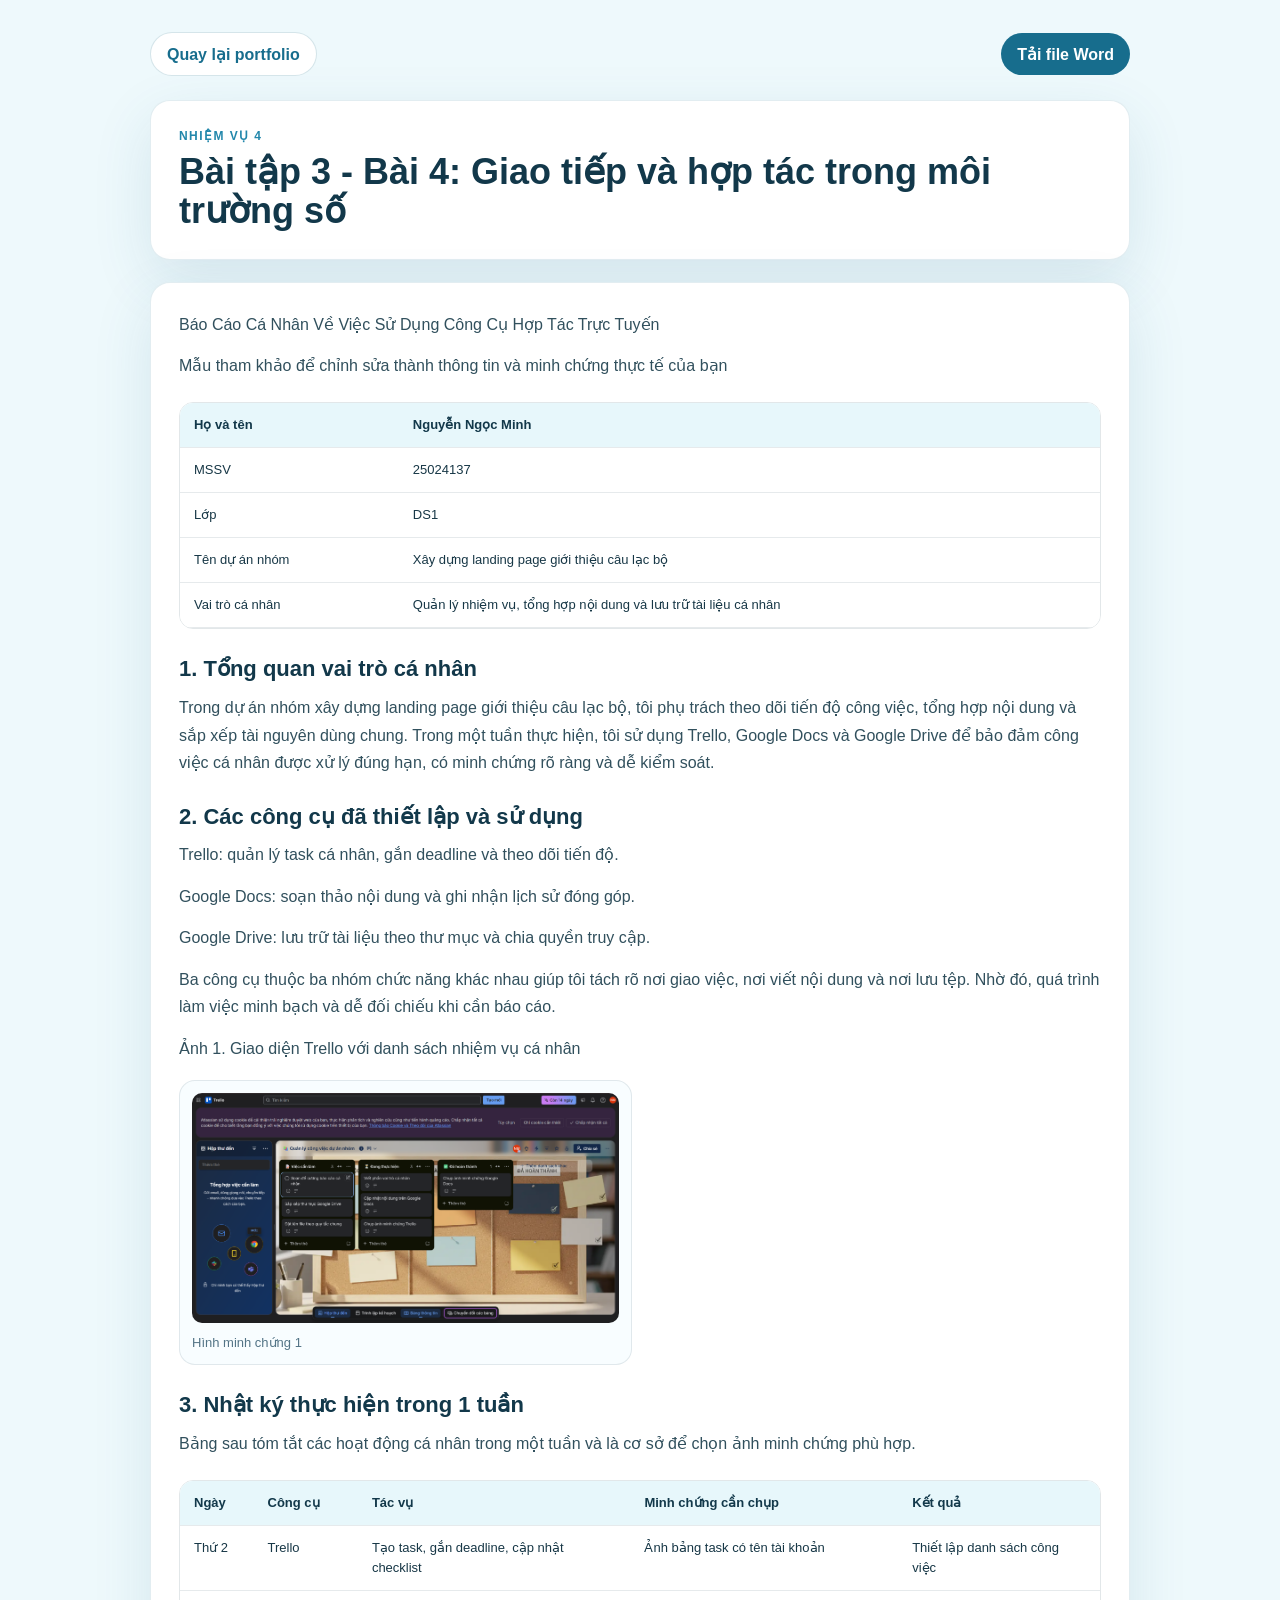
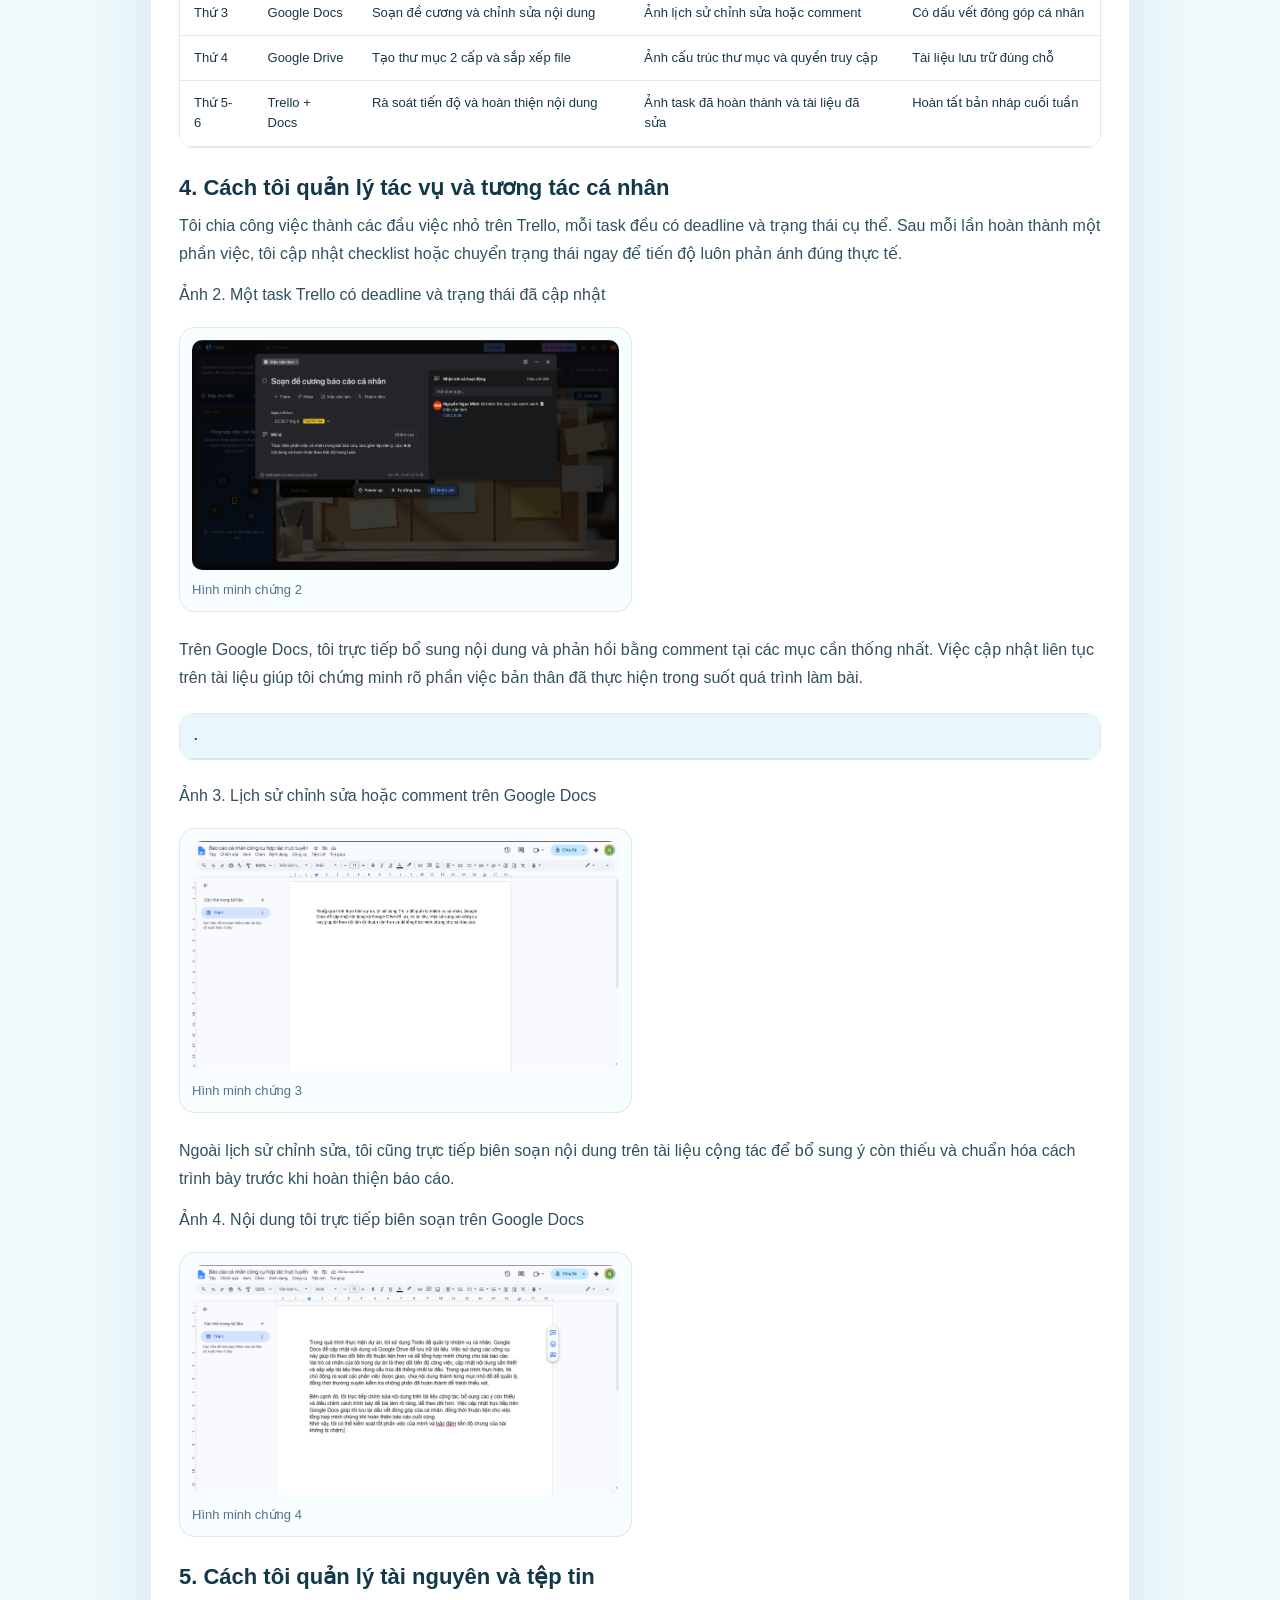
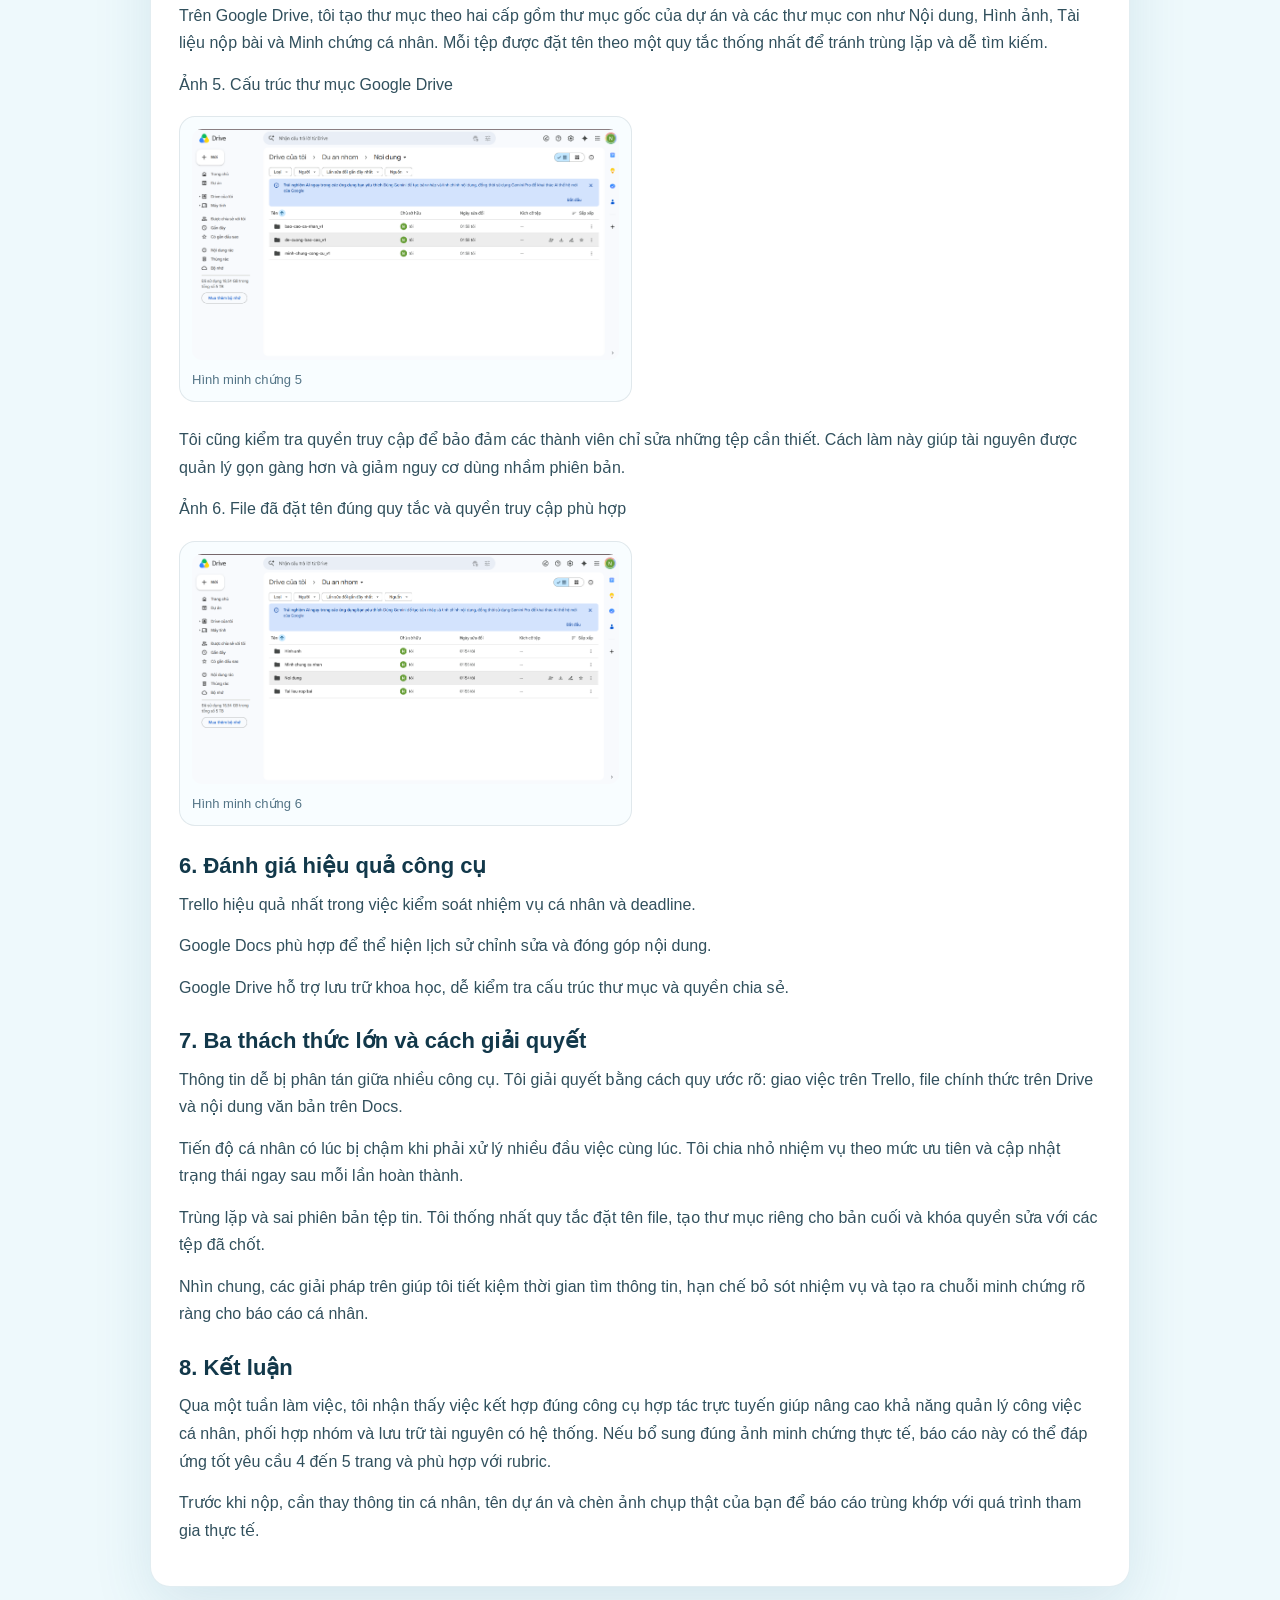
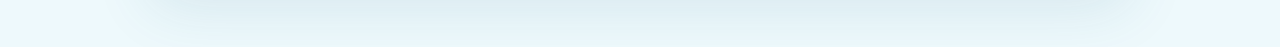
<file: task-4.html>
<!doctype html>
<html lang="vi">
  <head>
    <meta charset="utf-8" />
    <meta name="viewport" content="width=device-width, initial-scale=1" />
    <title>Bài tập 3 - Bài 4: Giao tiếp và hợp tác trong môi trường số</title>
    <style>
body{margin:0;font-family:Arial,sans-serif;background:#eef9fc;color:#173746}
.wrap{max-width:980px;margin:0 auto;padding:32px 20px 60px}
.topbar{display:flex;flex-wrap:wrap;gap:12px;align-items:center;justify-content:space-between;margin-bottom:24px}
.back,.download{display:inline-flex;align-items:center;justify-content:center;min-height:42px;padding:0 16px;border-radius:999px;text-decoration:none;font-weight:700}
.back{background:#ffffff;color:#176d8d;border:1px solid rgba(23,109,141,.18)}
.download{background:#176d8d;color:#fff}
.hero{background:#fff;border:1px solid rgba(23,109,141,.12);border-radius:20px;padding:28px;box-shadow:0 20px 60px rgba(30,98,128,.12)}
.eyebrow{margin:0 0 10px;color:#2287ab;font-size:12px;font-weight:800;letter-spacing:.12em;text-transform:uppercase}
h1{margin:0;color:#12384a;font-size:36px;line-height:1.08}
.content{margin-top:22px;background:#fff;border:1px solid rgba(23,109,141,.12);border-radius:20px;padding:28px;box-shadow:0 20px 60px rgba(30,98,128,.12)}
.content h2{margin:26px 0 10px;color:#12384a;font-size:22px;line-height:1.3}
.content h2:first-child{margin-top:0}
.content p{margin:0 0 14px;line-height:1.72;color:#31505d}
.table-wrap{overflow:auto;margin:22px 0;border:1px solid rgba(18,56,74,.12);border-radius:14px}
table{width:100%;min-width:780px;border-collapse:collapse;background:#fff}
th,td{padding:12px 14px;border-bottom:1px solid rgba(18,56,74,.1);text-align:left;vertical-align:top;font-size:13px;line-height:1.55}
th{background:#e7f7fb;color:#12384a}
.image-strip{display:grid;grid-template-columns:repeat(2,minmax(0,1fr));gap:16px;margin:18px 0 24px}
.image-strip figure{margin:0;padding:12px;background:#f8fdff;border:1px solid rgba(18,56,74,.1);border-radius:16px}
.image-strip img{display:block;width:100%;height:auto;border-radius:10px}
.image-strip figcaption{margin-top:10px;color:#537486;font-size:13px;line-height:1.5}
@media (max-width:760px){h1{font-size:28px}.wrap{padding:20px 14px 40px}.hero,.content{padding:20px}.image-strip{grid-template-columns:1fr}}
</style>
  </head>
  <body>
    <div class="wrap">
      <div class="topbar">
        <a class="back" href="index.html#projects">Quay lại portfolio</a>
        <a class="download" href="docs/bai-tap-ca-nhan-4.docx" download>Tải file Word</a>
      </div>
      <section class="hero">
        <p class="eyebrow">Nhiệm vụ 4</p>
        <h1>Bài tập 3 - Bài 4: Giao tiếp và hợp tác trong môi trường số</h1>
      </section>
      <section class="content">
        <p>Báo Cáo Cá Nhân Về Việc Sử Dụng Công Cụ Hợp Tác Trực Tuyến</p>
<p>Mẫu tham khảo để chỉnh sửa thành thông tin và minh chứng thực tế của bạn</p>
<div class='table-wrap'><table><tr><th>Họ và tên</th><th>Nguyễn Ngọc Minh</th></tr><tr><td>MSSV</td><td>25024137</td></tr><tr><td>Lớp</td><td>DS1</td></tr><tr><td>Tên dự án nhóm</td><td>Xây dựng landing page giới thiệu câu lạc bộ</td></tr><tr><td>Vai trò cá nhân</td><td>Quản lý nhiệm vụ, tổng hợp nội dung và lưu trữ tài liệu cá nhân</td></tr></table></div>
<h2>1. Tổng quan vai trò cá nhân</h2>
<p>Trong dự án nhóm xây dựng landing page giới thiệu câu lạc bộ, tôi phụ trách theo dõi tiến độ công việc, tổng hợp nội dung và sắp xếp tài nguyên dùng chung. Trong một tuần thực hiện, tôi sử dụng Trello, Google Docs và Google Drive để bảo đảm công việc cá nhân được xử lý đúng hạn, có minh chứng rõ ràng và dễ kiểm soát.</p>
<h2>2. Các công cụ đã thiết lập và sử dụng</h2>
<p>Trello: quản lý task cá nhân, gắn deadline và theo dõi tiến độ.</p>
<p>Google Docs: soạn thảo nội dung và ghi nhận lịch sử đóng góp.</p>
<p>Google Drive: lưu trữ tài liệu theo thư mục và chia quyền truy cập.</p>
<p>Ba công cụ thuộc ba nhóm chức năng khác nhau giúp tôi tách rõ nơi giao việc, nơi viết nội dung và nơi lưu tệp. Nhờ đó, quá trình làm việc minh bạch và dễ đối chiếu khi cần báo cáo.</p>
<p>Ảnh 1. Giao diện Trello với danh sách nhiệm vụ cá nhân</p>
<div class='image-strip'><figure><img src="task-images/task-4-3.png" alt="Minh chứng 1" loading="lazy" /><figcaption>Hình minh chứng 1</figcaption></figure></div>
<h2>3. Nhật ký thực hiện trong 1 tuần</h2>
<p>Bảng sau tóm tắt các hoạt động cá nhân trong một tuần và là cơ sở để chọn ảnh minh chứng phù hợp.</p>
<div class='table-wrap'><table><tr><th>Ngày</th><th>Công cụ</th><th>Tác vụ</th><th>Minh chứng cần chụp</th><th>Kết quả</th></tr><tr><td>Thứ 2</td><td>Trello</td><td>Tạo task, gắn deadline, cập nhật checklist</td><td>Ảnh bảng task có tên tài khoản</td><td>Thiết lập danh sách công việc</td></tr><tr><td>Thứ 3</td><td>Google Docs</td><td>Soạn đề cương và chỉnh sửa nội dung</td><td>Ảnh lịch sử chỉnh sửa hoặc comment</td><td>Có dấu vết đóng góp cá nhân</td></tr><tr><td>Thứ 4</td><td>Google Drive</td><td>Tạo thư mục 2 cấp và sắp xếp file</td><td>Ảnh cấu trúc thư mục và quyền truy cập</td><td>Tài liệu lưu trữ đúng chỗ</td></tr><tr><td>Thứ 5-6</td><td>Trello + Docs</td><td>Rà soát tiến độ và hoàn thiện nội dung</td><td>Ảnh task đã hoàn thành và tài liệu đã sửa</td><td>Hoàn tất bản nháp cuối tuần</td></tr></table></div>
<h2>4. Cách tôi quản lý tác vụ và tương tác cá nhân</h2>
<p>Tôi chia công việc thành các đầu việc nhỏ trên Trello, mỗi task đều có deadline và trạng thái cụ thể. Sau mỗi lần hoàn thành một phần việc, tôi cập nhật checklist hoặc chuyển trạng thái ngay để tiến độ luôn phản ánh đúng thực tế.</p>
<p>Ảnh 2. Một task Trello có deadline và trạng thái đã cập nhật</p>
<div class='image-strip'><figure><img src="task-images/task-4-2.png" alt="Minh chứng 2" loading="lazy" /><figcaption>Hình minh chứng 2</figcaption></figure></div>
<p>Trên Google Docs, tôi trực tiếp bổ sung nội dung và phản hồi bằng comment tại các mục cần thống nhất. Việc cập nhật liên tục trên tài liệu giúp tôi chứng minh rõ phần việc bản thân đã thực hiện trong suốt quá trình làm bài.</p>
<div class='table-wrap'><table><tr><th>.</th></tr></table></div>
<p>Ảnh 3. Lịch sử chỉnh sửa hoặc comment trên Google Docs</p>
<div class='image-strip'><figure><img src="task-images/task-4-1.png" alt="Minh chứng 3" loading="lazy" /><figcaption>Hình minh chứng 3</figcaption></figure></div>
<p>Ngoài lịch sử chỉnh sửa, tôi cũng trực tiếp biên soạn nội dung trên tài liệu cộng tác để bổ sung ý còn thiếu và chuẩn hóa cách trình bày trước khi hoàn thiện báo cáo.</p>
<p>Ảnh 4. Nội dung tôi trực tiếp biên soạn trên Google Docs</p>
<div class='image-strip'><figure><img src="task-images/task-4-6.png" alt="Minh chứng 4" loading="lazy" /><figcaption>Hình minh chứng 4</figcaption></figure></div>
<h2>5. Cách tôi quản lý tài nguyên và tệp tin</h2>
<p>Trên Google Drive, tôi tạo thư mục theo hai cấp gồm thư mục gốc của dự án và các thư mục con như Nội dung, Hình ảnh, Tài liệu nộp bài và Minh chứng cá nhân. Mỗi tệp được đặt tên theo một quy tắc thống nhất để tránh trùng lặp và dễ tìm kiếm.</p>
<p>Ảnh 5. Cấu trúc thư mục Google Drive</p>
<div class='image-strip'><figure><img src="task-images/task-4-4.png" alt="Minh chứng 5" loading="lazy" /><figcaption>Hình minh chứng 5</figcaption></figure></div>
<p>Tôi cũng kiểm tra quyền truy cập để bảo đảm các thành viên chỉ sửa những tệp cần thiết. Cách làm này giúp tài nguyên được quản lý gọn gàng hơn và giảm nguy cơ dùng nhầm phiên bản.</p>
<p>Ảnh 6. File đã đặt tên đúng quy tắc và quyền truy cập phù hợp</p>
<div class='image-strip'><figure><img src="task-images/task-4-5.png" alt="Minh chứng 6" loading="lazy" /><figcaption>Hình minh chứng 6</figcaption></figure></div>
<h2>6. Đánh giá hiệu quả công cụ</h2>
<p>Trello hiệu quả nhất trong việc kiểm soát nhiệm vụ cá nhân và deadline.</p>
<p>Google Docs phù hợp để thể hiện lịch sử chỉnh sửa và đóng góp nội dung.</p>
<p>Google Drive hỗ trợ lưu trữ khoa học, dễ kiểm tra cấu trúc thư mục và quyền chia sẻ.</p>
<h2>7. Ba thách thức lớn và cách giải quyết</h2>
<p>Thông tin dễ bị phân tán giữa nhiều công cụ. Tôi giải quyết bằng cách quy ước rõ: giao việc trên Trello, file chính thức trên Drive và nội dung văn bản trên Docs.</p>
<p>Tiến độ cá nhân có lúc bị chậm khi phải xử lý nhiều đầu việc cùng lúc. Tôi chia nhỏ nhiệm vụ theo mức ưu tiên và cập nhật trạng thái ngay sau mỗi lần hoàn thành.</p>
<p>Trùng lặp và sai phiên bản tệp tin. Tôi thống nhất quy tắc đặt tên file, tạo thư mục riêng cho bản cuối và khóa quyền sửa với các tệp đã chốt.</p>
<p>Nhìn chung, các giải pháp trên giúp tôi tiết kiệm thời gian tìm thông tin, hạn chế bỏ sót nhiệm vụ và tạo ra chuỗi minh chứng rõ ràng cho báo cáo cá nhân.</p>
<h2>8. Kết luận</h2>
<p>Qua một tuần làm việc, tôi nhận thấy việc kết hợp đúng công cụ hợp tác trực tuyến giúp nâng cao khả năng quản lý công việc cá nhân, phối hợp nhóm và lưu trữ tài nguyên có hệ thống. Nếu bổ sung đúng ảnh minh chứng thực tế, báo cáo này có thể đáp ứng tốt yêu cầu 4 đến 5 trang và phù hợp với rubric.</p>
<p>Trước khi nộp, cần thay thông tin cá nhân, tên dự án và chèn ảnh chụp thật của bạn để báo cáo trùng khớp với quá trình tham gia thực tế.</p>
      </section>
    </div>
  </body>
</html>
</file>
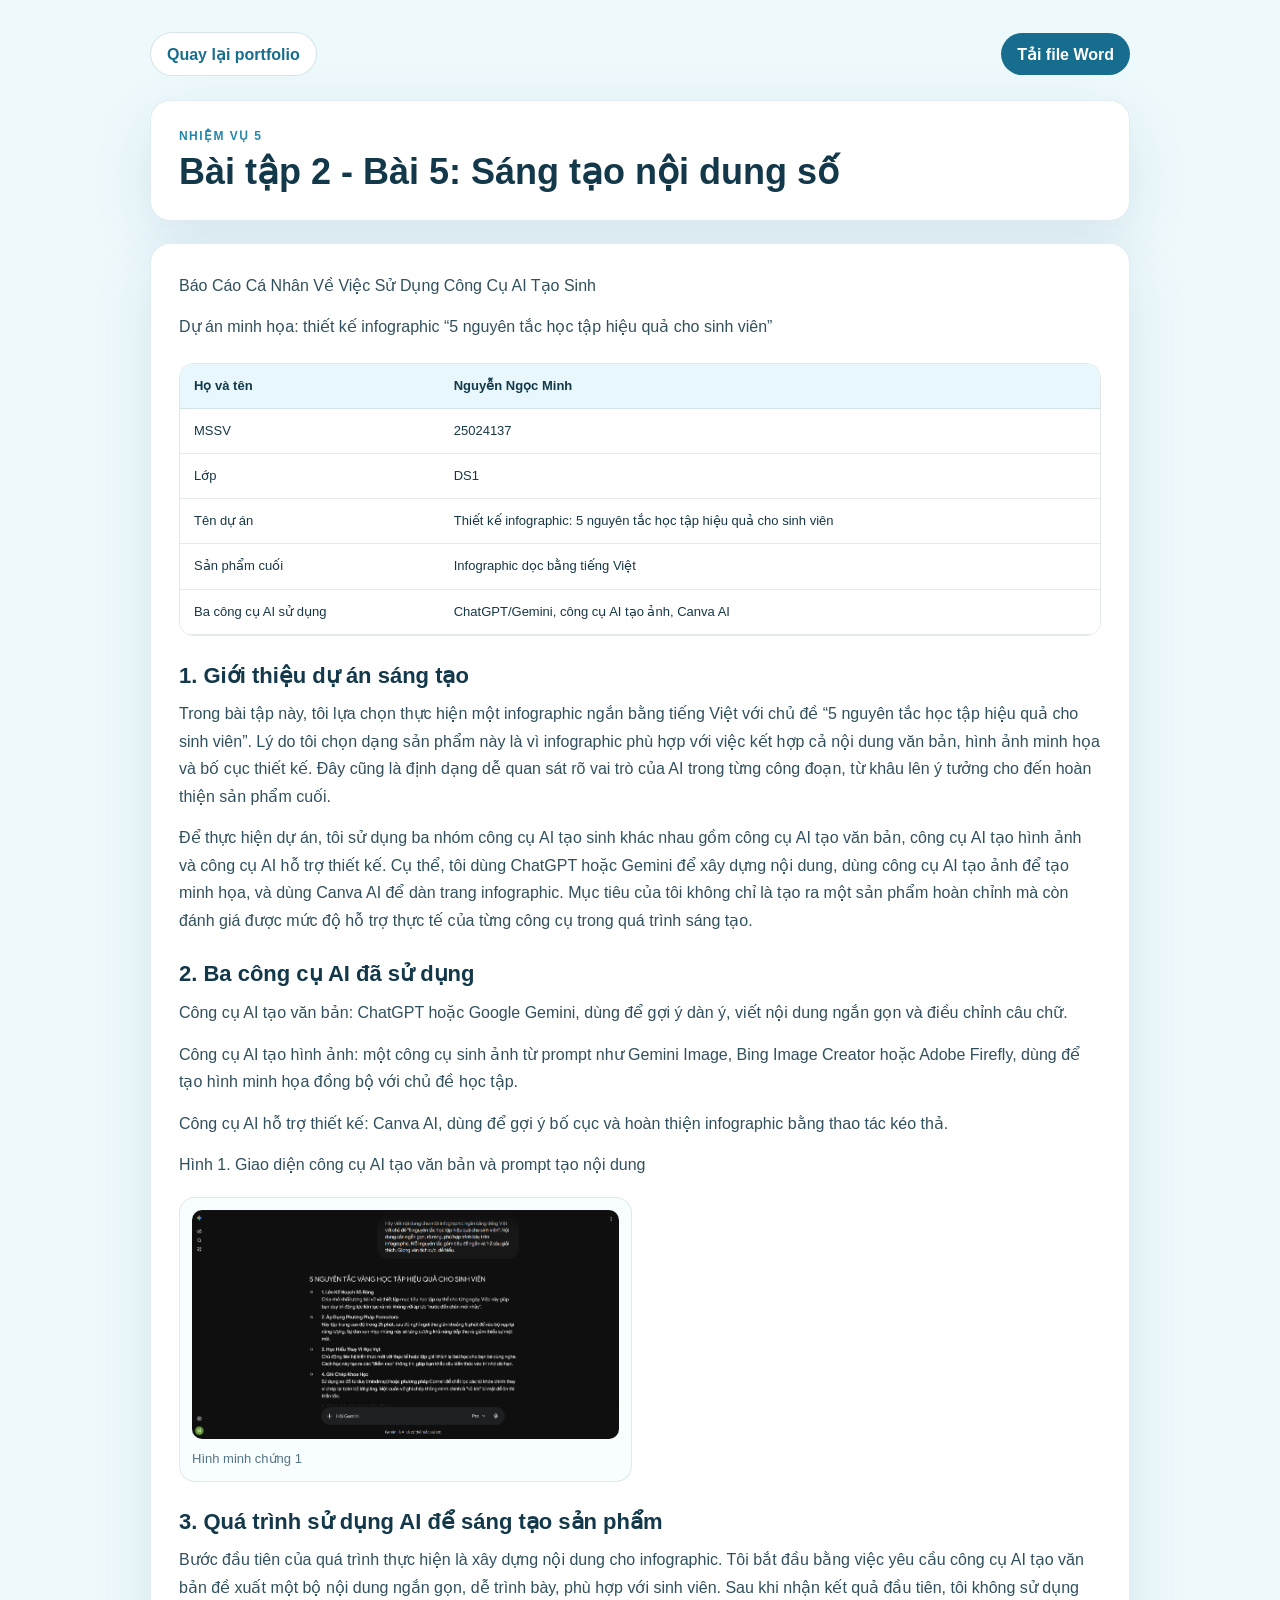
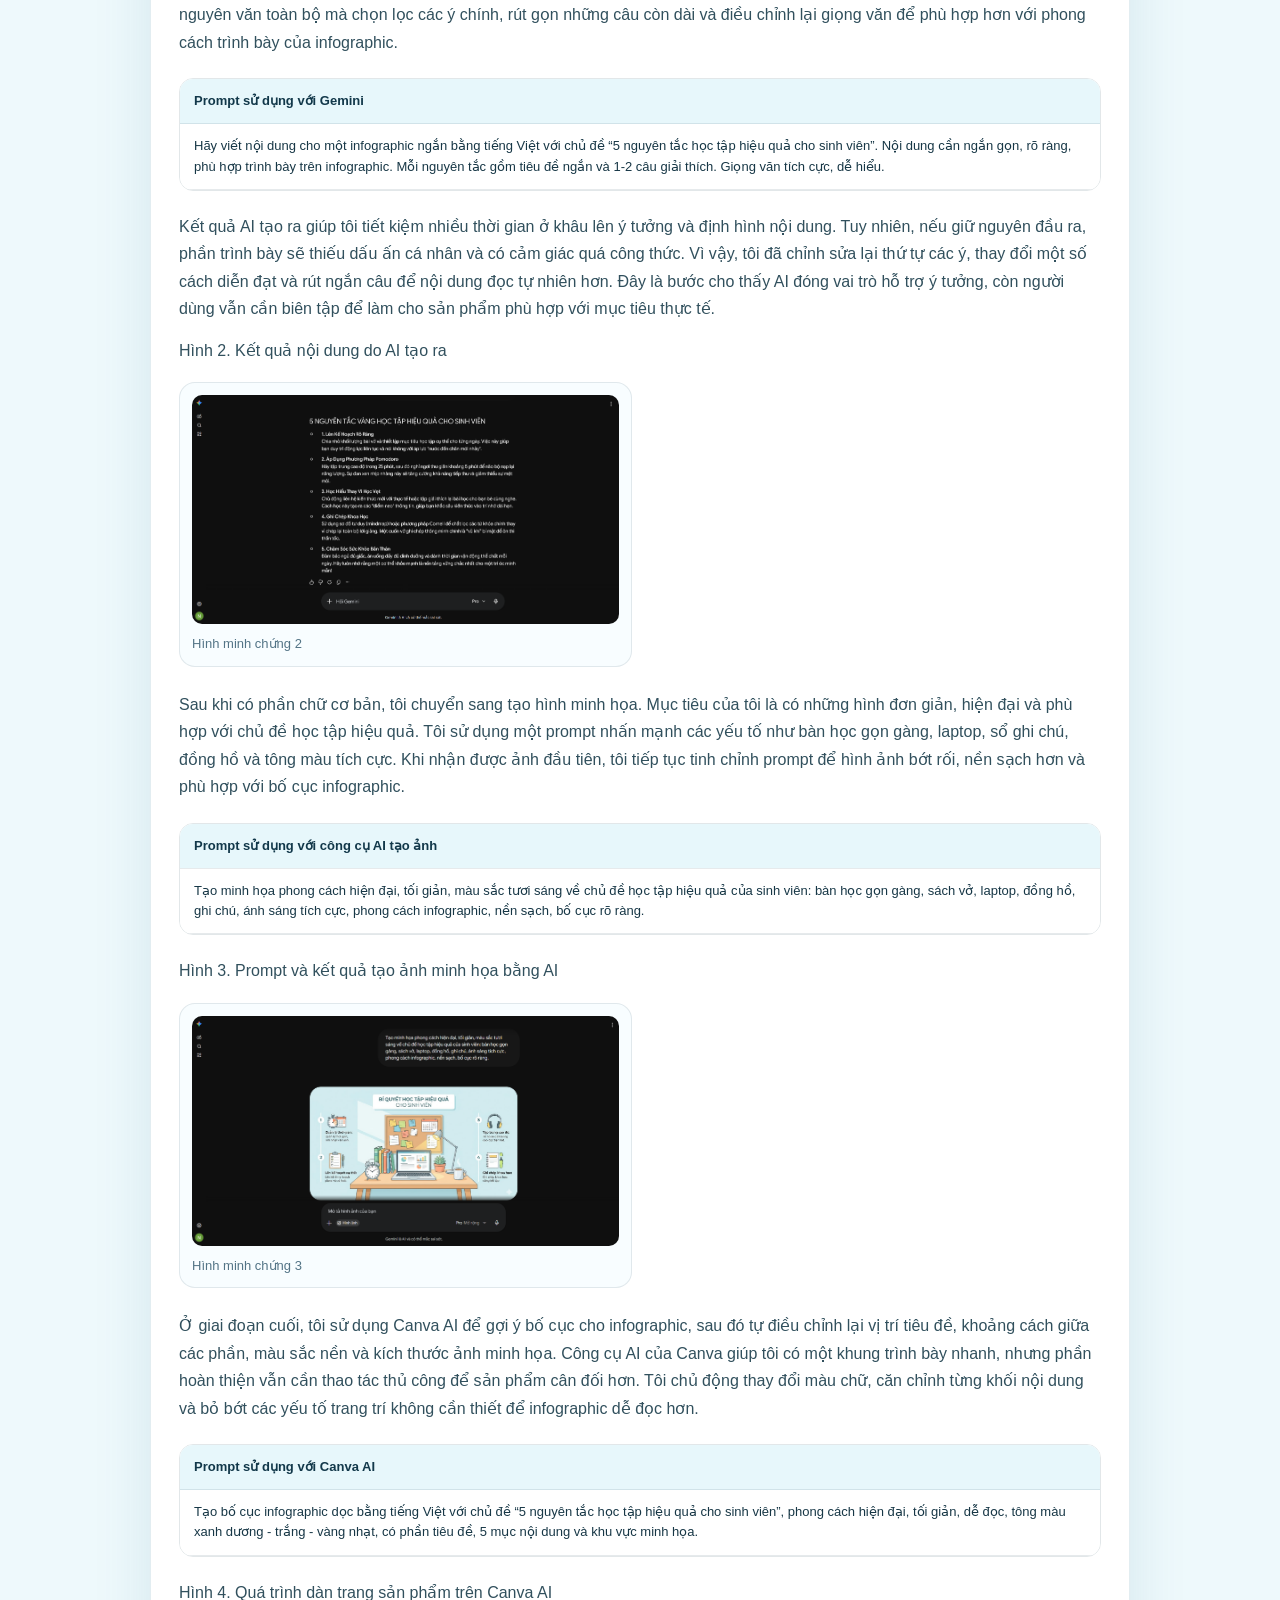
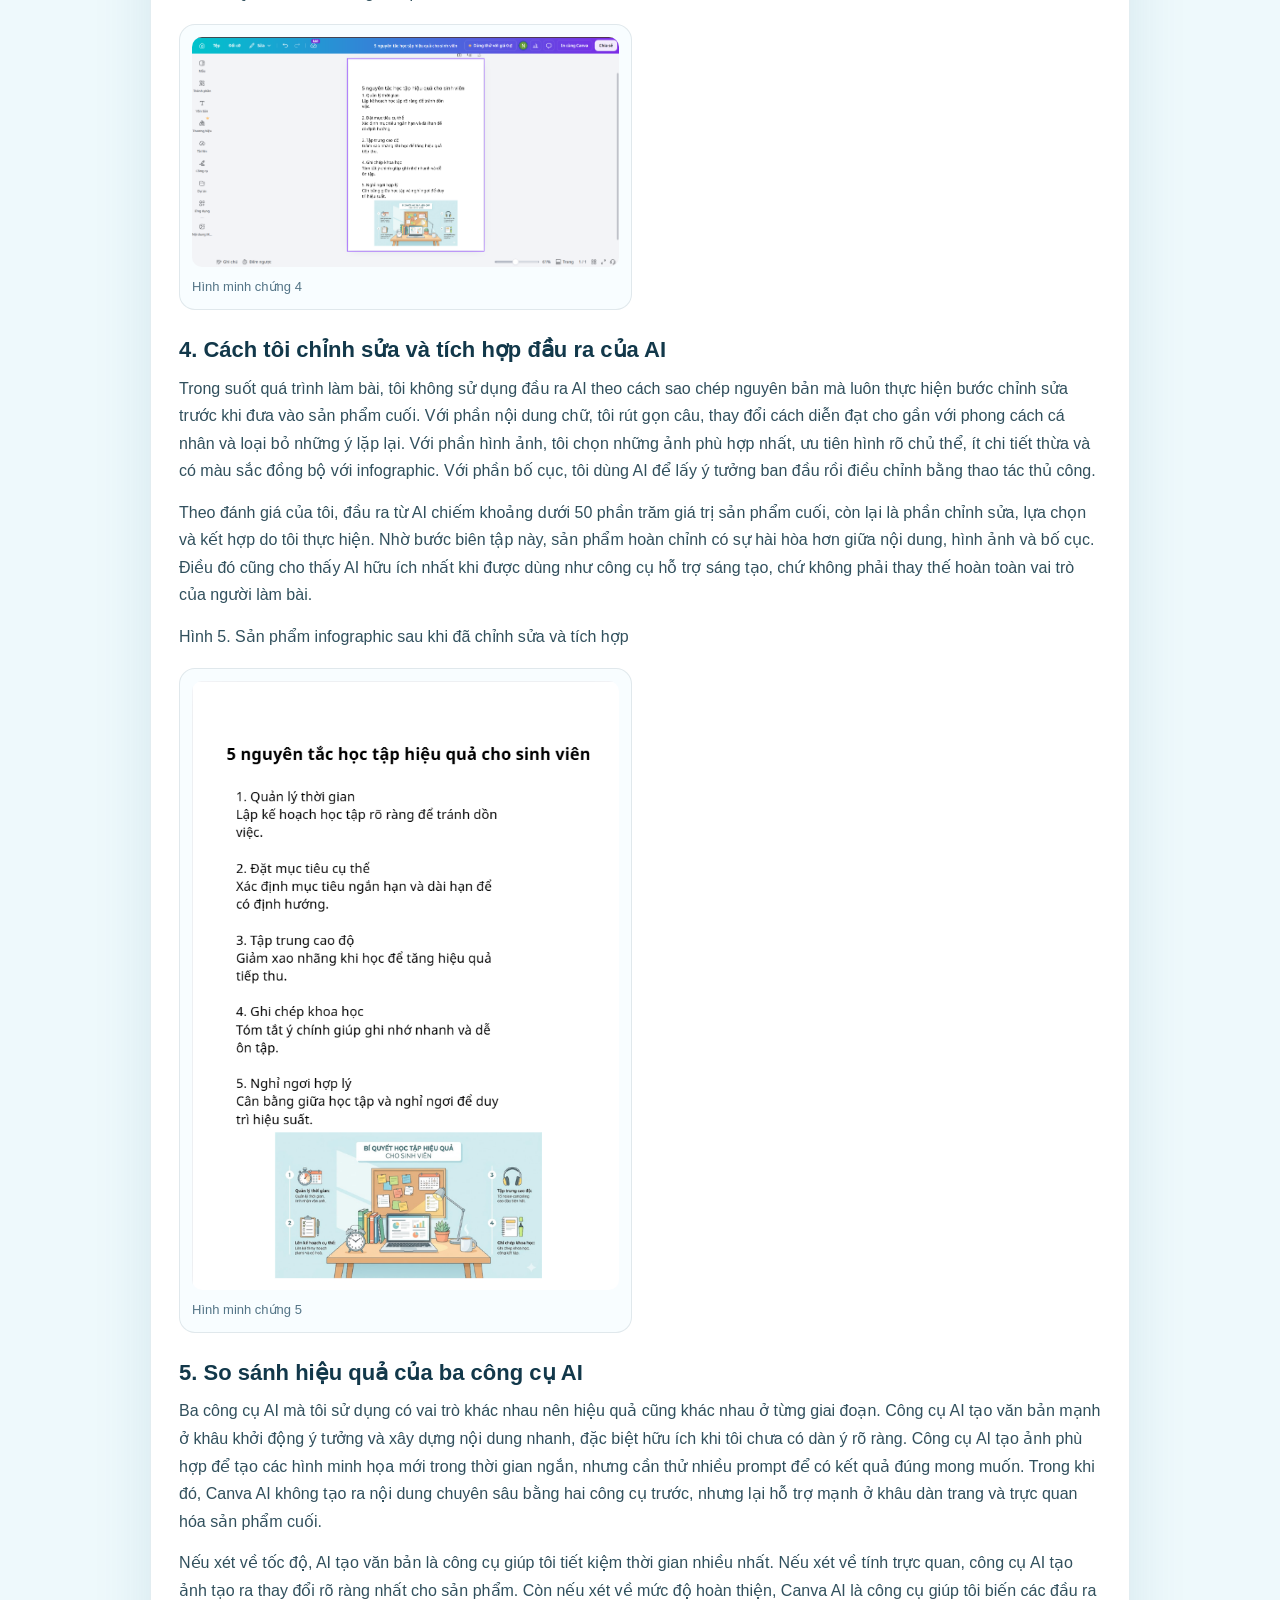
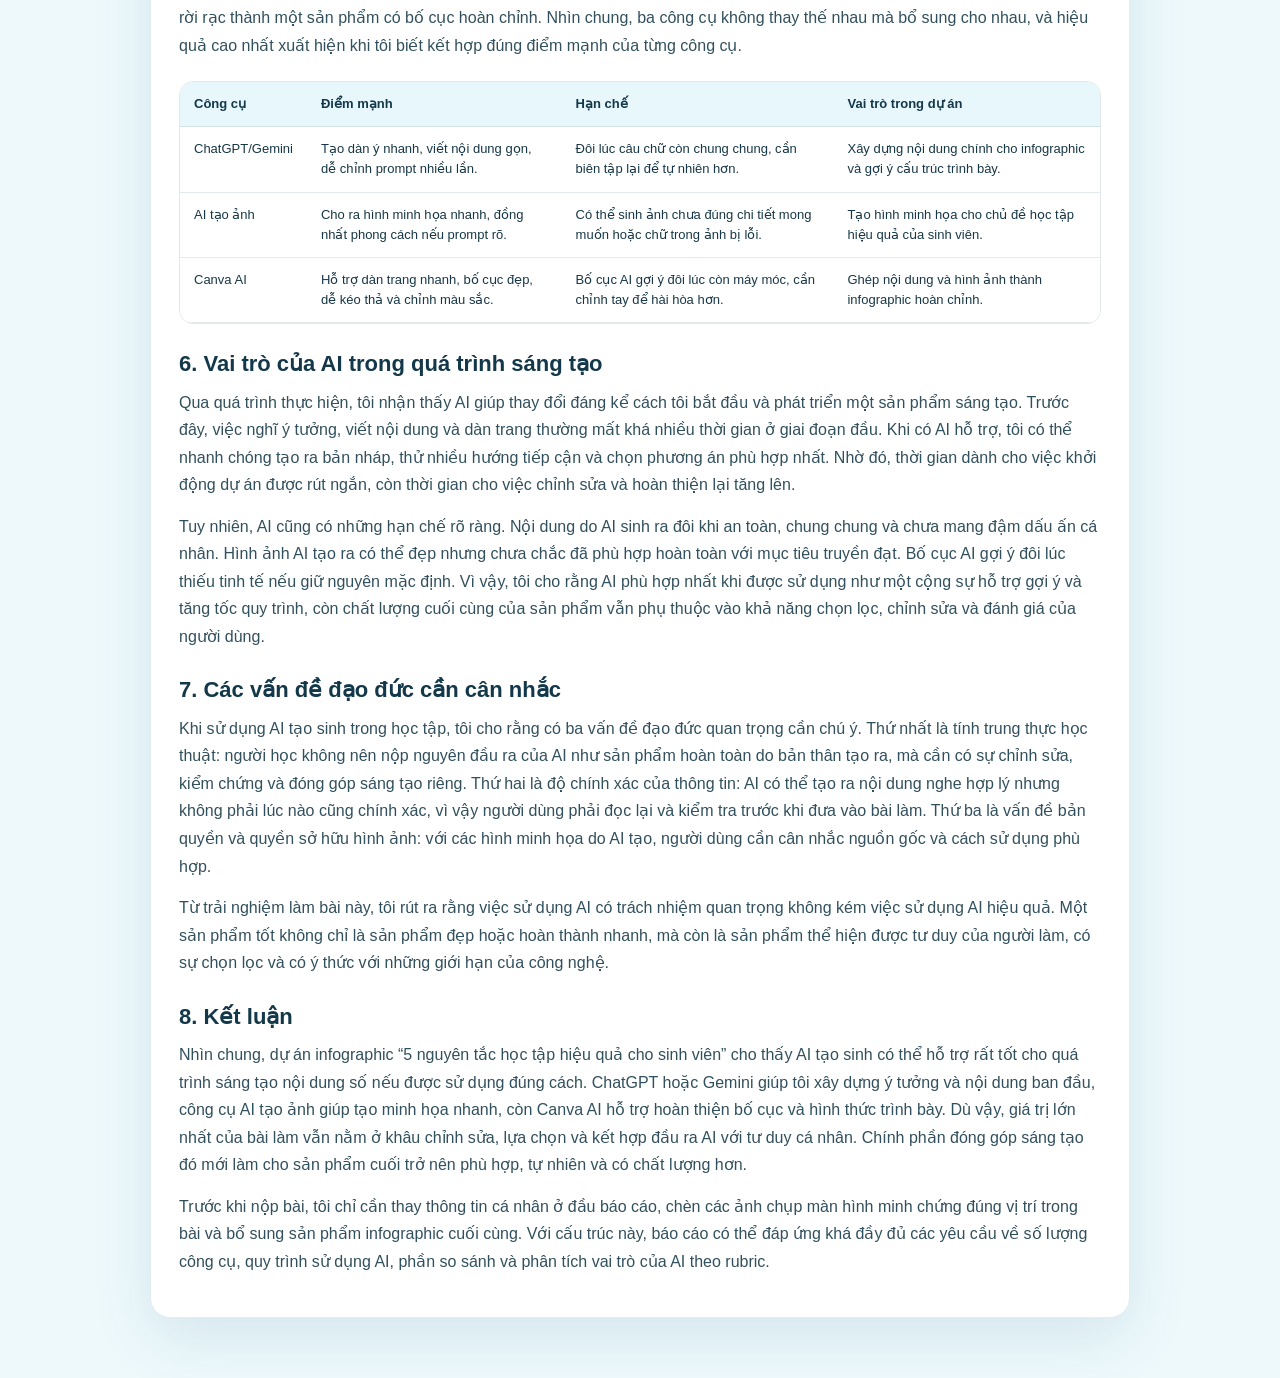
<file: task-5.html>
<!doctype html>
<html lang="vi">
  <head>
    <meta charset="utf-8" />
    <meta name="viewport" content="width=device-width, initial-scale=1" />
    <title>Bài tập 2 - Bài 5: Sáng tạo nội dung số</title>
    <style>
body{margin:0;font-family:Arial,sans-serif;background:#eef9fc;color:#173746}
.wrap{max-width:980px;margin:0 auto;padding:32px 20px 60px}
.topbar{display:flex;flex-wrap:wrap;gap:12px;align-items:center;justify-content:space-between;margin-bottom:24px}
.back,.download{display:inline-flex;align-items:center;justify-content:center;min-height:42px;padding:0 16px;border-radius:999px;text-decoration:none;font-weight:700}
.back{background:#ffffff;color:#176d8d;border:1px solid rgba(23,109,141,.18)}
.download{background:#176d8d;color:#fff}
.hero{background:#fff;border:1px solid rgba(23,109,141,.12);border-radius:20px;padding:28px;box-shadow:0 20px 60px rgba(30,98,128,.12)}
.eyebrow{margin:0 0 10px;color:#2287ab;font-size:12px;font-weight:800;letter-spacing:.12em;text-transform:uppercase}
h1{margin:0;color:#12384a;font-size:36px;line-height:1.08}
.content{margin-top:22px;background:#fff;border:1px solid rgba(23,109,141,.12);border-radius:20px;padding:28px;box-shadow:0 20px 60px rgba(30,98,128,.12)}
.content h2{margin:26px 0 10px;color:#12384a;font-size:22px;line-height:1.3}
.content h2:first-child{margin-top:0}
.content p{margin:0 0 14px;line-height:1.72;color:#31505d}
.table-wrap{overflow:auto;margin:22px 0;border:1px solid rgba(18,56,74,.12);border-radius:14px}
table{width:100%;min-width:780px;border-collapse:collapse;background:#fff}
th,td{padding:12px 14px;border-bottom:1px solid rgba(18,56,74,.1);text-align:left;vertical-align:top;font-size:13px;line-height:1.55}
th{background:#e7f7fb;color:#12384a}
.image-strip{display:grid;grid-template-columns:repeat(2,minmax(0,1fr));gap:16px;margin:18px 0 24px}
.image-strip figure{margin:0;padding:12px;background:#f8fdff;border:1px solid rgba(18,56,74,.1);border-radius:16px}
.image-strip img{display:block;width:100%;height:auto;border-radius:10px}
.image-strip figcaption{margin-top:10px;color:#537486;font-size:13px;line-height:1.5}
@media (max-width:760px){h1{font-size:28px}.wrap{padding:20px 14px 40px}.hero,.content{padding:20px}.image-strip{grid-template-columns:1fr}}
</style>
  </head>
  <body>
    <div class="wrap">
      <div class="topbar">
        <a class="back" href="index.html#projects">Quay lại portfolio</a>
        <a class="download" href="docs/bao-cao-ca-nhan-5.docx" download>Tải file Word</a>
      </div>
      <section class="hero">
        <p class="eyebrow">Nhiệm vụ 5</p>
        <h1>Bài tập 2 - Bài 5: Sáng tạo nội dung số</h1>
      </section>
      <section class="content">
        <p>Báo Cáo Cá Nhân Về Việc Sử Dụng Công Cụ AI Tạo Sinh</p>
<p>Dự án minh họa: thiết kế infographic “5 nguyên tắc học tập hiệu quả cho sinh viên”</p>
<div class='table-wrap'><table><tr><th>Họ và tên</th><th>Nguyễn Ngọc Minh</th></tr><tr><td>MSSV</td><td>25024137</td></tr><tr><td>Lớp</td><td>DS1</td></tr><tr><td>Tên dự án</td><td>Thiết kế infographic: 5 nguyên tắc học tập hiệu quả cho sinh viên</td></tr><tr><td>Sản phẩm cuối</td><td>Infographic dọc bằng tiếng Việt</td></tr><tr><td>Ba công cụ AI sử dụng</td><td>ChatGPT/Gemini, công cụ AI tạo ảnh, Canva AI</td></tr></table></div>
<h2>1. Giới thiệu dự án sáng tạo</h2>
<p>Trong bài tập này, tôi lựa chọn thực hiện một infographic ngắn bằng tiếng Việt với chủ đề “5 nguyên tắc học tập hiệu quả cho sinh viên”. Lý do tôi chọn dạng sản phẩm này là vì infographic phù hợp với việc kết hợp cả nội dung văn bản, hình ảnh minh họa và bố cục thiết kế. Đây cũng là định dạng dễ quan sát rõ vai trò của AI trong từng công đoạn, từ khâu lên ý tưởng cho đến hoàn thiện sản phẩm cuối.</p>
<p>Để thực hiện dự án, tôi sử dụng ba nhóm công cụ AI tạo sinh khác nhau gồm công cụ AI tạo văn bản, công cụ AI tạo hình ảnh và công cụ AI hỗ trợ thiết kế. Cụ thể, tôi dùng ChatGPT hoặc Gemini để xây dựng nội dung, dùng công cụ AI tạo ảnh để tạo minh họa, và dùng Canva AI để dàn trang infographic. Mục tiêu của tôi không chỉ là tạo ra một sản phẩm hoàn chỉnh mà còn đánh giá được mức độ hỗ trợ thực tế của từng công cụ trong quá trình sáng tạo.</p>
<h2>2. Ba công cụ AI đã sử dụng</h2>
<p>Công cụ AI tạo văn bản: ChatGPT hoặc Google Gemini, dùng để gợi ý dàn ý, viết nội dung ngắn gọn và điều chỉnh câu chữ.</p>
<p>Công cụ AI tạo hình ảnh: một công cụ sinh ảnh từ prompt như Gemini Image, Bing Image Creator hoặc Adobe Firefly, dùng để tạo hình minh họa đồng bộ với chủ đề học tập.</p>
<p>Công cụ AI hỗ trợ thiết kế: Canva AI, dùng để gợi ý bố cục và hoàn thiện infographic bằng thao tác kéo thả.</p>
<p>Hình 1. Giao diện công cụ AI tạo văn bản và prompt tạo nội dung</p>
<div class='image-strip'><figure><img src="task-images/task-5-3.png" alt="Minh chứng 1" loading="lazy" /><figcaption>Hình minh chứng 1</figcaption></figure></div>
<h2>3. Quá trình sử dụng AI để sáng tạo sản phẩm</h2>
<p>Bước đầu tiên của quá trình thực hiện là xây dựng nội dung cho infographic. Tôi bắt đầu bằng việc yêu cầu công cụ AI tạo văn bản đề xuất một bộ nội dung ngắn gọn, dễ trình bày, phù hợp với sinh viên. Sau khi nhận kết quả đầu tiên, tôi không sử dụng nguyên văn toàn bộ mà chọn lọc các ý chính, rút gọn những câu còn dài và điều chỉnh lại giọng văn để phù hợp hơn với phong cách trình bày của infographic.</p>
<div class='table-wrap'><table><tr><th>Prompt sử dụng với Gemini</th></tr><tr><td>Hãy viết nội dung cho một infographic ngắn bằng tiếng Việt với chủ đề “5 nguyên tắc học tập hiệu quả cho sinh viên”. Nội dung cần ngắn gọn, rõ ràng, phù hợp trình bày trên infographic. Mỗi nguyên tắc gồm tiêu đề ngắn và 1-2 câu giải thích. Giọng văn tích cực, dễ hiểu.</td></tr></table></div>
<p>Kết quả AI tạo ra giúp tôi tiết kiệm nhiều thời gian ở khâu lên ý tưởng và định hình nội dung. Tuy nhiên, nếu giữ nguyên đầu ra, phần trình bày sẽ thiếu dấu ấn cá nhân và có cảm giác quá công thức. Vì vậy, tôi đã chỉnh sửa lại thứ tự các ý, thay đổi một số cách diễn đạt và rút ngắn câu để nội dung đọc tự nhiên hơn. Đây là bước cho thấy AI đóng vai trò hỗ trợ ý tưởng, còn người dùng vẫn cần biên tập để làm cho sản phẩm phù hợp với mục tiêu thực tế.</p>
<p>Hình 2. Kết quả nội dung do AI tạo ra</p>
<div class='image-strip'><figure><img src="task-images/task-5-2.png" alt="Minh chứng 2" loading="lazy" /><figcaption>Hình minh chứng 2</figcaption></figure></div>
<p>Sau khi có phần chữ cơ bản, tôi chuyển sang tạo hình minh họa. Mục tiêu của tôi là có những hình đơn giản, hiện đại và phù hợp với chủ đề học tập hiệu quả. Tôi sử dụng một prompt nhấn mạnh các yếu tố như bàn học gọn gàng, laptop, sổ ghi chú, đồng hồ và tông màu tích cực. Khi nhận được ảnh đầu tiên, tôi tiếp tục tinh chỉnh prompt để hình ảnh bớt rối, nền sạch hơn và phù hợp với bố cục infographic.</p>
<div class='table-wrap'><table><tr><th>Prompt sử dụng với công cụ AI tạo ảnh</th></tr><tr><td>Tạo minh họa phong cách hiện đại, tối giản, màu sắc tươi sáng về chủ đề học tập hiệu quả của sinh viên: bàn học gọn gàng, sách vở, laptop, đồng hồ, ghi chú, ánh sáng tích cực, phong cách infographic, nền sạch, bố cục rõ ràng.</td></tr></table></div>
<p>Hình 3. Prompt và kết quả tạo ảnh minh họa bằng AI</p>
<div class='image-strip'><figure><img src="task-images/task-5-1.png" alt="Minh chứng 3" loading="lazy" /><figcaption>Hình minh chứng 3</figcaption></figure></div>
<p>Ở giai đoạn cuối, tôi sử dụng Canva AI để gợi ý bố cục cho infographic, sau đó tự điều chỉnh lại vị trí tiêu đề, khoảng cách giữa các phần, màu sắc nền và kích thước ảnh minh họa. Công cụ AI của Canva giúp tôi có một khung trình bày nhanh, nhưng phần hoàn thiện vẫn cần thao tác thủ công để sản phẩm cân đối hơn. Tôi chủ động thay đổi màu chữ, căn chỉnh từng khối nội dung và bỏ bớt các yếu tố trang trí không cần thiết để infographic dễ đọc hơn.</p>
<div class='table-wrap'><table><tr><th>Prompt sử dụng với Canva AI</th></tr><tr><td>Tạo bố cục infographic dọc bằng tiếng Việt với chủ đề “5 nguyên tắc học tập hiệu quả cho sinh viên”, phong cách hiện đại, tối giản, dễ đọc, tông màu xanh dương - trắng - vàng nhạt, có phần tiêu đề, 5 mục nội dung và khu vực minh họa.</td></tr></table></div>
<p>Hình 4. Quá trình dàn trang sản phẩm trên Canva AI</p>
<div class='image-strip'><figure><img src="task-images/task-5-5.png" alt="Minh chứng 4" loading="lazy" /><figcaption>Hình minh chứng 4</figcaption></figure></div>
<h2>4. Cách tôi chỉnh sửa và tích hợp đầu ra của AI</h2>
<p>Trong suốt quá trình làm bài, tôi không sử dụng đầu ra AI theo cách sao chép nguyên bản mà luôn thực hiện bước chỉnh sửa trước khi đưa vào sản phẩm cuối. Với phần nội dung chữ, tôi rút gọn câu, thay đổi cách diễn đạt cho gần với phong cách cá nhân và loại bỏ những ý lặp lại. Với phần hình ảnh, tôi chọn những ảnh phù hợp nhất, ưu tiên hình rõ chủ thể, ít chi tiết thừa và có màu sắc đồng bộ với infographic. Với phần bố cục, tôi dùng AI để lấy ý tưởng ban đầu rồi điều chỉnh bằng thao tác thủ công.</p>
<p>Theo đánh giá của tôi, đầu ra từ AI chiếm khoảng dưới 50 phần trăm giá trị sản phẩm cuối, còn lại là phần chỉnh sửa, lựa chọn và kết hợp do tôi thực hiện. Nhờ bước biên tập này, sản phẩm hoàn chỉnh có sự hài hòa hơn giữa nội dung, hình ảnh và bố cục. Điều đó cũng cho thấy AI hữu ích nhất khi được dùng như công cụ hỗ trợ sáng tạo, chứ không phải thay thế hoàn toàn vai trò của người làm bài.</p>
<p>Hình 5. Sản phẩm infographic sau khi đã chỉnh sửa và tích hợp</p>
<div class='image-strip'><figure><img src="task-images/task-5-4.png" alt="Minh chứng 5" loading="lazy" /><figcaption>Hình minh chứng 5</figcaption></figure></div>
<h2>5. So sánh hiệu quả của ba công cụ AI</h2>
<p>Ba công cụ AI mà tôi sử dụng có vai trò khác nhau nên hiệu quả cũng khác nhau ở từng giai đoạn. Công cụ AI tạo văn bản mạnh ở khâu khởi động ý tưởng và xây dựng nội dung nhanh, đặc biệt hữu ích khi tôi chưa có dàn ý rõ ràng. Công cụ AI tạo ảnh phù hợp để tạo các hình minh họa mới trong thời gian ngắn, nhưng cần thử nhiều prompt để có kết quả đúng mong muốn. Trong khi đó, Canva AI không tạo ra nội dung chuyên sâu bằng hai công cụ trước, nhưng lại hỗ trợ mạnh ở khâu dàn trang và trực quan hóa sản phẩm cuối.</p>
<p>Nếu xét về tốc độ, AI tạo văn bản là công cụ giúp tôi tiết kiệm thời gian nhiều nhất. Nếu xét về tính trực quan, công cụ AI tạo ảnh tạo ra thay đổi rõ ràng nhất cho sản phẩm. Còn nếu xét về mức độ hoàn thiện, Canva AI là công cụ giúp tôi biến các đầu ra rời rạc thành một sản phẩm có bố cục hoàn chỉnh. Nhìn chung, ba công cụ không thay thế nhau mà bổ sung cho nhau, và hiệu quả cao nhất xuất hiện khi tôi biết kết hợp đúng điểm mạnh của từng công cụ.</p>
<div class='table-wrap'><table><tr><th>Công cụ</th><th>Điểm mạnh</th><th>Hạn chế</th><th>Vai trò trong dự án</th></tr><tr><td>ChatGPT/Gemini</td><td>Tạo dàn ý nhanh, viết nội dung gọn, dễ chỉnh prompt nhiều lần.</td><td>Đôi lúc câu chữ còn chung chung, cần biên tập lại để tự nhiên hơn.</td><td>Xây dựng nội dung chính cho infographic và gợi ý cấu trúc trình bày.</td></tr><tr><td>AI tạo ảnh</td><td>Cho ra hình minh họa nhanh, đồng nhất phong cách nếu prompt rõ.</td><td>Có thể sinh ảnh chưa đúng chi tiết mong muốn hoặc chữ trong ảnh bị lỗi.</td><td>Tạo hình minh họa cho chủ đề học tập hiệu quả của sinh viên.</td></tr><tr><td>Canva AI</td><td>Hỗ trợ dàn trang nhanh, bố cục đẹp, dễ kéo thả và chỉnh màu sắc.</td><td>Bố cục AI gợi ý đôi lúc còn máy móc, cần chỉnh tay để hài hòa hơn.</td><td>Ghép nội dung và hình ảnh thành infographic hoàn chỉnh.</td></tr></table></div>
<h2>6. Vai trò của AI trong quá trình sáng tạo</h2>
<p>Qua quá trình thực hiện, tôi nhận thấy AI giúp thay đổi đáng kể cách tôi bắt đầu và phát triển một sản phẩm sáng tạo. Trước đây, việc nghĩ ý tưởng, viết nội dung và dàn trang thường mất khá nhiều thời gian ở giai đoạn đầu. Khi có AI hỗ trợ, tôi có thể nhanh chóng tạo ra bản nháp, thử nhiều hướng tiếp cận và chọn phương án phù hợp nhất. Nhờ đó, thời gian dành cho việc khởi động dự án được rút ngắn, còn thời gian cho việc chỉnh sửa và hoàn thiện lại tăng lên.</p>
<p>Tuy nhiên, AI cũng có những hạn chế rõ ràng. Nội dung do AI sinh ra đôi khi an toàn, chung chung và chưa mang đậm dấu ấn cá nhân. Hình ảnh AI tạo ra có thể đẹp nhưng chưa chắc đã phù hợp hoàn toàn với mục tiêu truyền đạt. Bố cục AI gợi ý đôi lúc thiếu tinh tế nếu giữ nguyên mặc định. Vì vậy, tôi cho rằng AI phù hợp nhất khi được sử dụng như một cộng sự hỗ trợ gợi ý và tăng tốc quy trình, còn chất lượng cuối cùng của sản phẩm vẫn phụ thuộc vào khả năng chọn lọc, chỉnh sửa và đánh giá của người dùng.</p>
<h2>7. Các vấn đề đạo đức cần cân nhắc</h2>
<p>Khi sử dụng AI tạo sinh trong học tập, tôi cho rằng có ba vấn đề đạo đức quan trọng cần chú ý. Thứ nhất là tính trung thực học thuật: người học không nên nộp nguyên đầu ra của AI như sản phẩm hoàn toàn do bản thân tạo ra, mà cần có sự chỉnh sửa, kiểm chứng và đóng góp sáng tạo riêng. Thứ hai là độ chính xác của thông tin: AI có thể tạo ra nội dung nghe hợp lý nhưng không phải lúc nào cũng chính xác, vì vậy người dùng phải đọc lại và kiểm tra trước khi đưa vào bài làm. Thứ ba là vấn đề bản quyền và quyền sở hữu hình ảnh: với các hình minh họa do AI tạo, người dùng cần cân nhắc nguồn gốc và cách sử dụng phù hợp.</p>
<p>Từ trải nghiệm làm bài này, tôi rút ra rằng việc sử dụng AI có trách nhiệm quan trọng không kém việc sử dụng AI hiệu quả. Một sản phẩm tốt không chỉ là sản phẩm đẹp hoặc hoàn thành nhanh, mà còn là sản phẩm thể hiện được tư duy của người làm, có sự chọn lọc và có ý thức với những giới hạn của công nghệ.</p>
<h2>8. Kết luận</h2>
<p>Nhìn chung, dự án infographic “5 nguyên tắc học tập hiệu quả cho sinh viên” cho thấy AI tạo sinh có thể hỗ trợ rất tốt cho quá trình sáng tạo nội dung số nếu được sử dụng đúng cách. ChatGPT hoặc Gemini giúp tôi xây dựng ý tưởng và nội dung ban đầu, công cụ AI tạo ảnh giúp tạo minh họa nhanh, còn Canva AI hỗ trợ hoàn thiện bố cục và hình thức trình bày. Dù vậy, giá trị lớn nhất của bài làm vẫn nằm ở khâu chỉnh sửa, lựa chọn và kết hợp đầu ra AI với tư duy cá nhân. Chính phần đóng góp sáng tạo đó mới làm cho sản phẩm cuối trở nên phù hợp, tự nhiên và có chất lượng hơn.</p>
<p>Trước khi nộp bài, tôi chỉ cần thay thông tin cá nhân ở đầu báo cáo, chèn các ảnh chụp màn hình minh chứng đúng vị trí trong bài và bổ sung sản phẩm infographic cuối cùng. Với cấu trúc này, báo cáo có thể đáp ứng khá đầy đủ các yêu cầu về số lượng công cụ, quy trình sử dụng AI, phần so sánh và phân tích vai trò của AI theo rubric.</p>
      </section>
    </div>
  </body>
</html>
</file>
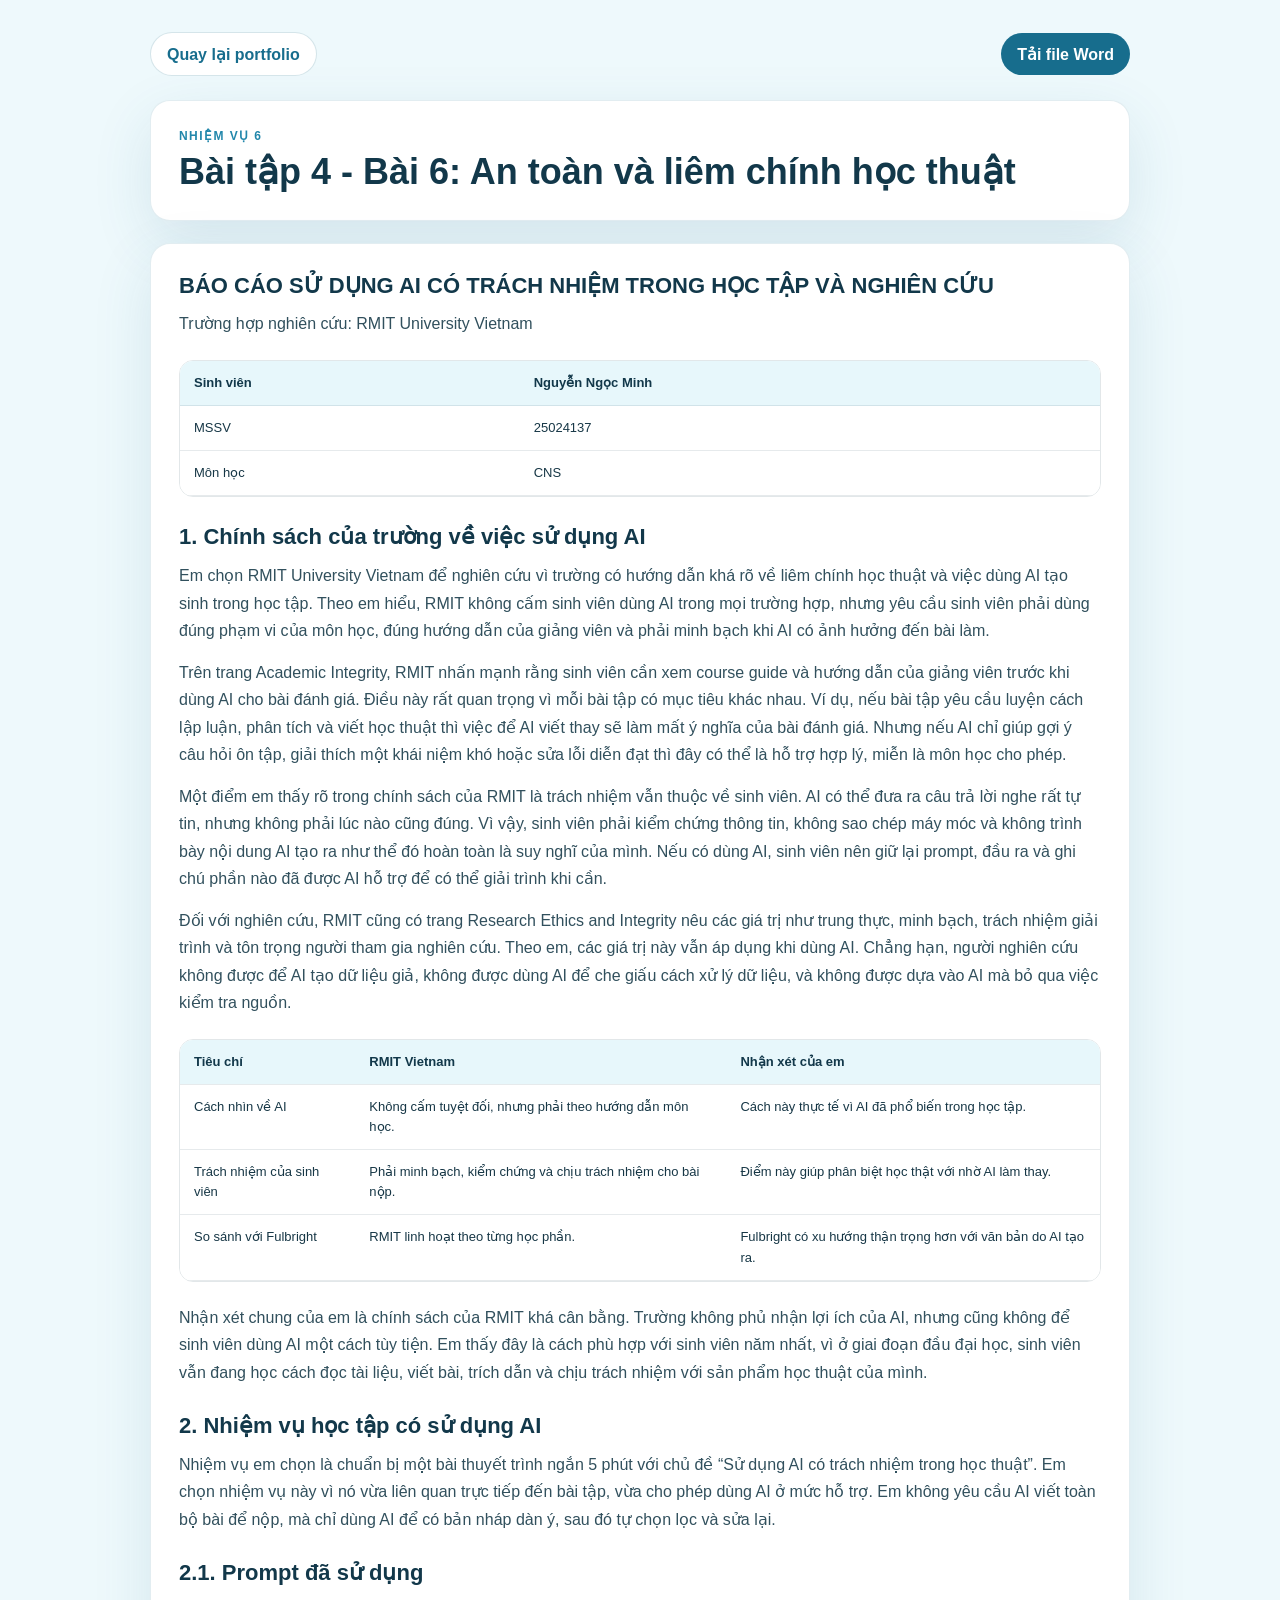
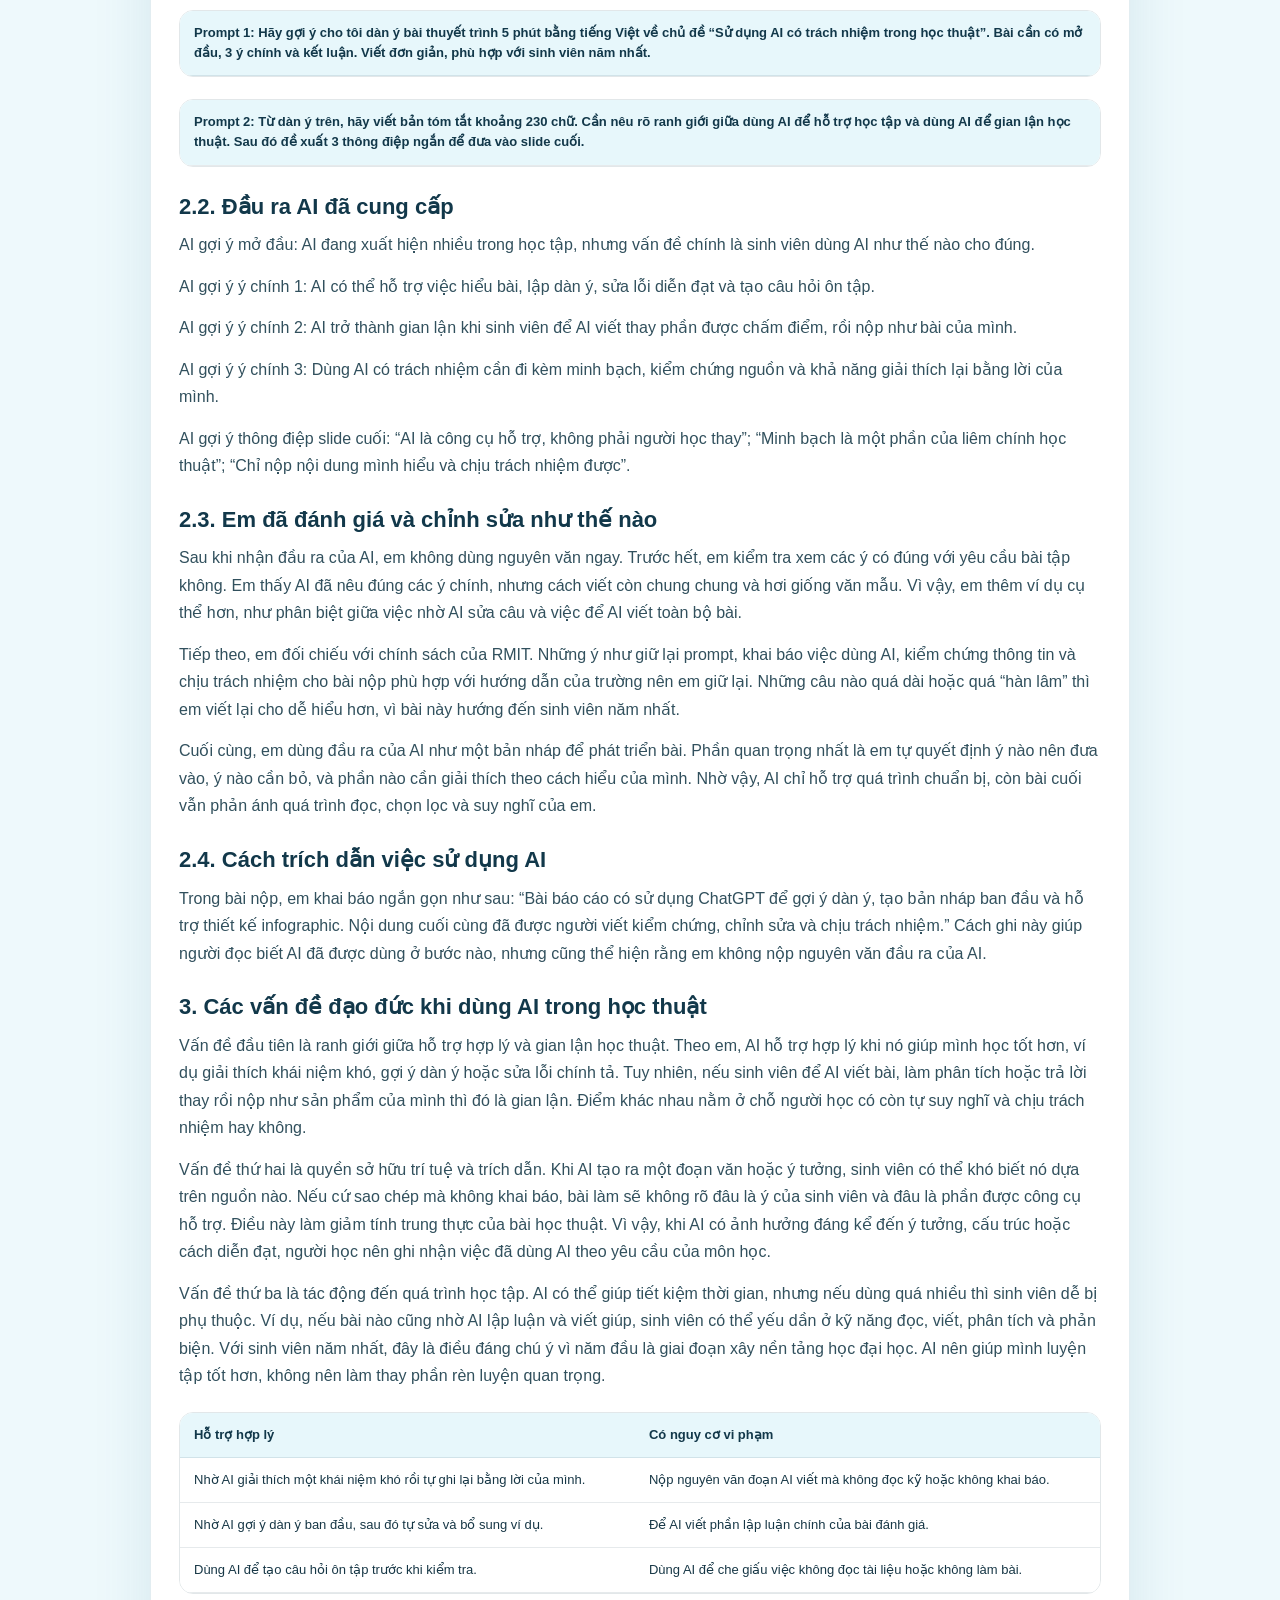
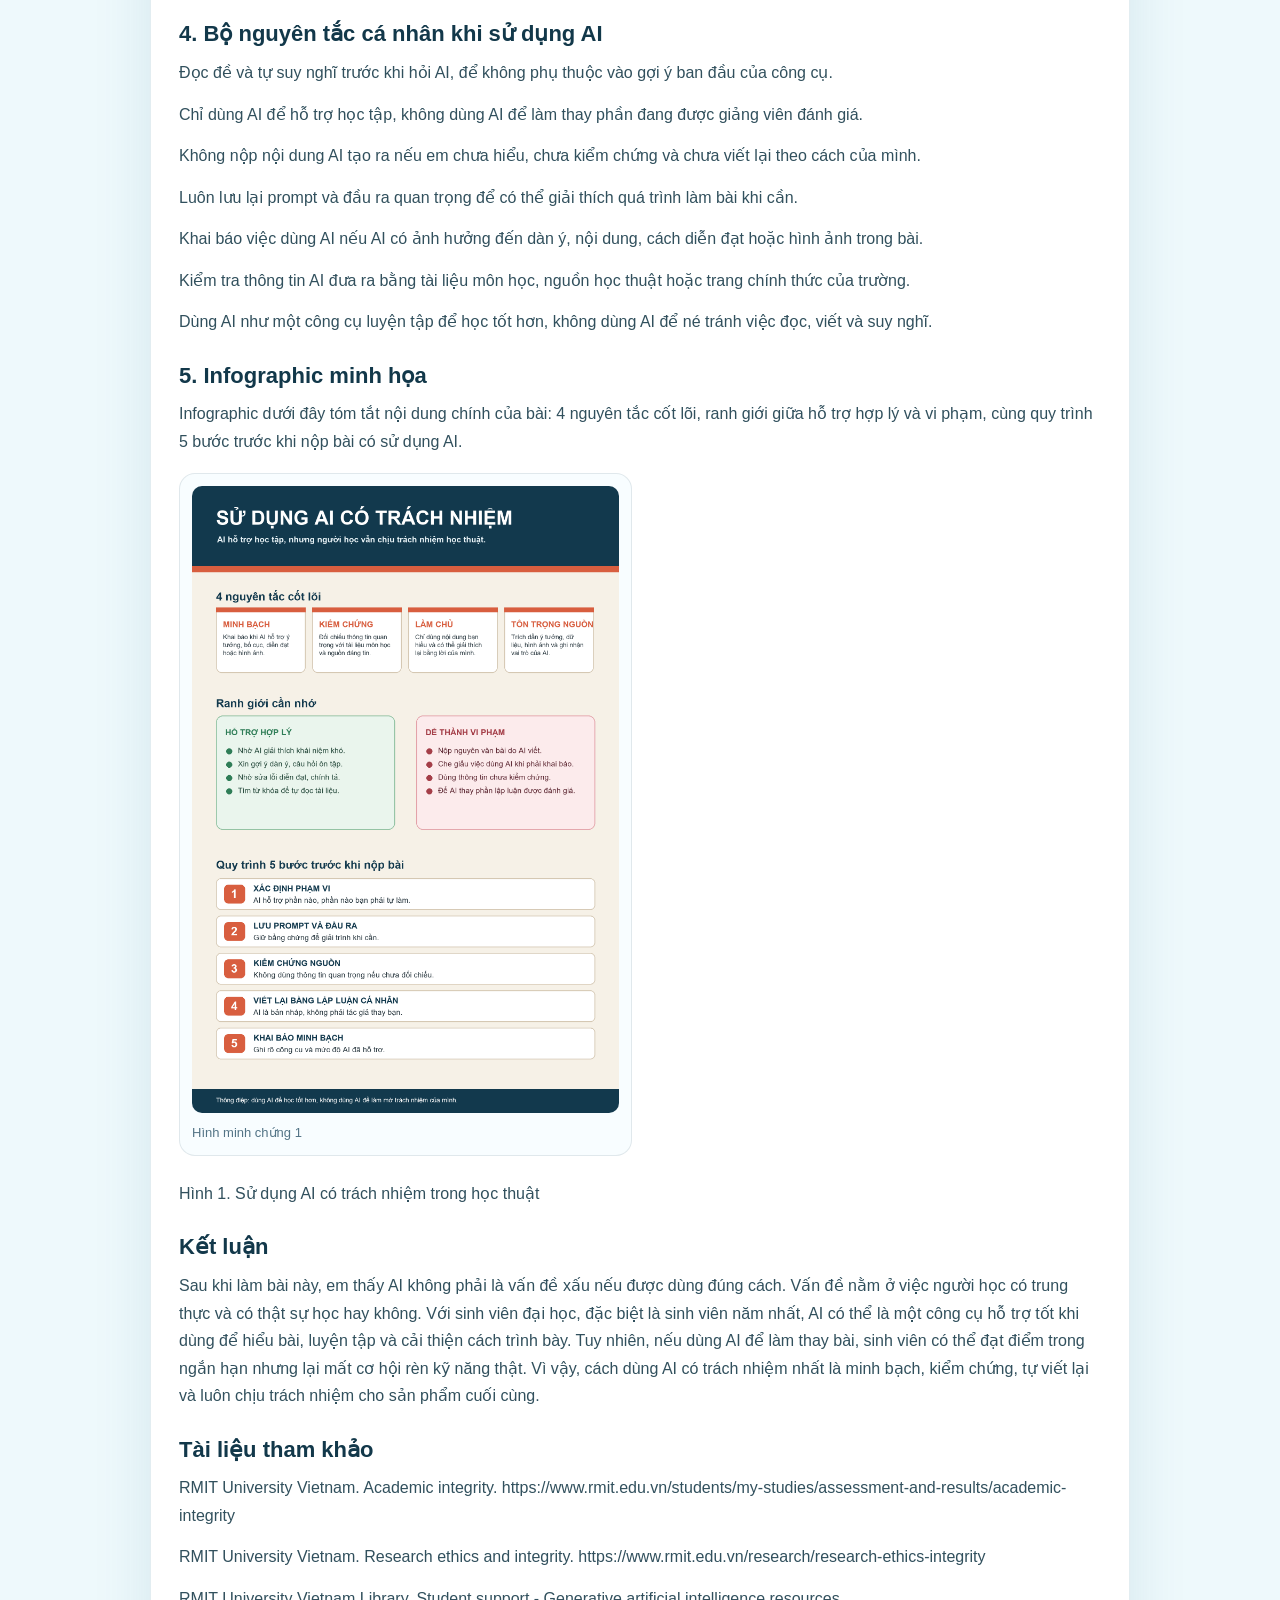
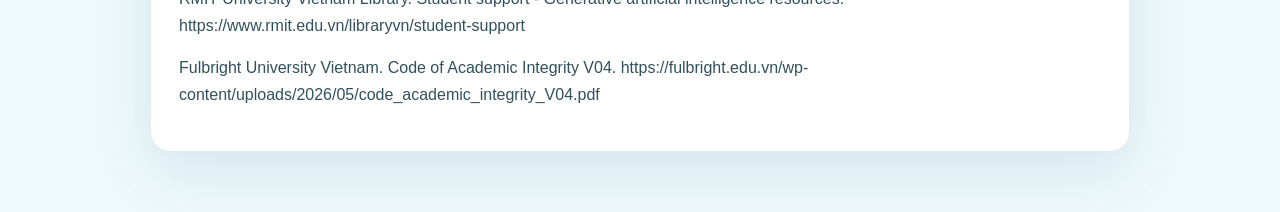
<file: task-6.html>
<!doctype html>
<html lang="vi">
  <head>
    <meta charset="utf-8" />
    <meta name="viewport" content="width=device-width, initial-scale=1" />
    <title>Bài tập 4 - Bài 6: An toàn và liêm chính học thuật</title>
    <style>
body{margin:0;font-family:Arial,sans-serif;background:#eef9fc;color:#173746}
.wrap{max-width:980px;margin:0 auto;padding:32px 20px 60px}
.topbar{display:flex;flex-wrap:wrap;gap:12px;align-items:center;justify-content:space-between;margin-bottom:24px}
.back,.download{display:inline-flex;align-items:center;justify-content:center;min-height:42px;padding:0 16px;border-radius:999px;text-decoration:none;font-weight:700}
.back{background:#ffffff;color:#176d8d;border:1px solid rgba(23,109,141,.18)}
.download{background:#176d8d;color:#fff}
.hero{background:#fff;border:1px solid rgba(23,109,141,.12);border-radius:20px;padding:28px;box-shadow:0 20px 60px rgba(30,98,128,.12)}
.eyebrow{margin:0 0 10px;color:#2287ab;font-size:12px;font-weight:800;letter-spacing:.12em;text-transform:uppercase}
h1{margin:0;color:#12384a;font-size:36px;line-height:1.08}
.content{margin-top:22px;background:#fff;border:1px solid rgba(23,109,141,.12);border-radius:20px;padding:28px;box-shadow:0 20px 60px rgba(30,98,128,.12)}
.content h2{margin:26px 0 10px;color:#12384a;font-size:22px;line-height:1.3}
.content h2:first-child{margin-top:0}
.content p{margin:0 0 14px;line-height:1.72;color:#31505d}
.table-wrap{overflow:auto;margin:22px 0;border:1px solid rgba(18,56,74,.12);border-radius:14px}
table{width:100%;min-width:780px;border-collapse:collapse;background:#fff}
th,td{padding:12px 14px;border-bottom:1px solid rgba(18,56,74,.1);text-align:left;vertical-align:top;font-size:13px;line-height:1.55}
th{background:#e7f7fb;color:#12384a}
.image-strip{display:grid;grid-template-columns:repeat(2,minmax(0,1fr));gap:16px;margin:18px 0 24px}
.image-strip figure{margin:0;padding:12px;background:#f8fdff;border:1px solid rgba(18,56,74,.1);border-radius:16px}
.image-strip img{display:block;width:100%;height:auto;border-radius:10px}
.image-strip figcaption{margin-top:10px;color:#537486;font-size:13px;line-height:1.5}
@media (max-width:760px){h1{font-size:28px}.wrap{padding:20px 14px 40px}.hero,.content{padding:20px}.image-strip{grid-template-columns:1fr}}
</style>
  </head>
  <body>
    <div class="wrap">
      <div class="topbar">
        <a class="back" href="index.html#projects">Quay lại portfolio</a>
        <a class="download" href="docs/bai-tap-ca-nhan-6.docx" download>Tải file Word</a>
      </div>
      <section class="hero">
        <p class="eyebrow">Nhiệm vụ 6</p>
        <h1>Bài tập 4 - Bài 6: An toàn và liêm chính học thuật</h1>
      </section>
      <section class="content">
        <h2>BÁO CÁO SỬ DỤNG AI CÓ TRÁCH NHIỆM TRONG HỌC TẬP VÀ NGHIÊN CỨU</h2>
<p>Trường hợp nghiên cứu: RMIT University Vietnam</p>
<div class='table-wrap'><table><tr><th>Sinh viên</th><th>Nguyễn Ngọc Minh</th></tr><tr><td>MSSV</td><td>25024137</td></tr><tr><td>Môn học</td><td>CNS</td></tr></table></div>
<h2>1. Chính sách của trường về việc sử dụng AI</h2>
<p>Em chọn RMIT University Vietnam để nghiên cứu vì trường có hướng dẫn khá rõ về liêm chính học thuật và việc dùng AI tạo sinh trong học tập. Theo em hiểu, RMIT không cấm sinh viên dùng AI trong mọi trường hợp, nhưng yêu cầu sinh viên phải dùng đúng phạm vi của môn học, đúng hướng dẫn của giảng viên và phải minh bạch khi AI có ảnh hưởng đến bài làm.</p>
<p>Trên trang Academic Integrity, RMIT nhấn mạnh rằng sinh viên cần xem course guide và hướng dẫn của giảng viên trước khi dùng AI cho bài đánh giá. Điều này rất quan trọng vì mỗi bài tập có mục tiêu khác nhau. Ví dụ, nếu bài tập yêu cầu luyện cách lập luận, phân tích và viết học thuật thì việc để AI viết thay sẽ làm mất ý nghĩa của bài đánh giá. Nhưng nếu AI chỉ giúp gợi ý câu hỏi ôn tập, giải thích một khái niệm khó hoặc sửa lỗi diễn đạt thì đây có thể là hỗ trợ hợp lý, miễn là môn học cho phép.</p>
<p>Một điểm em thấy rõ trong chính sách của RMIT là trách nhiệm vẫn thuộc về sinh viên. AI có thể đưa ra câu trả lời nghe rất tự tin, nhưng không phải lúc nào cũng đúng. Vì vậy, sinh viên phải kiểm chứng thông tin, không sao chép máy móc và không trình bày nội dung AI tạo ra như thể đó hoàn toàn là suy nghĩ của mình. Nếu có dùng AI, sinh viên nên giữ lại prompt, đầu ra và ghi chú phần nào đã được AI hỗ trợ để có thể giải trình khi cần.</p>
<p>Đối với nghiên cứu, RMIT cũng có trang Research Ethics and Integrity nêu các giá trị như trung thực, minh bạch, trách nhiệm giải trình và tôn trọng người tham gia nghiên cứu. Theo em, các giá trị này vẫn áp dụng khi dùng AI. Chẳng hạn, người nghiên cứu không được để AI tạo dữ liệu giả, không được dùng AI để che giấu cách xử lý dữ liệu, và không được dựa vào AI mà bỏ qua việc kiểm tra nguồn.</p>
<div class='table-wrap'><table><tr><th>Tiêu chí</th><th>RMIT Vietnam</th><th>Nhận xét của em</th></tr><tr><td>Cách nhìn về AI</td><td>Không cấm tuyệt đối, nhưng phải theo hướng dẫn môn học.</td><td>Cách này thực tế vì AI đã phổ biến trong học tập.</td></tr><tr><td>Trách nhiệm của sinh viên</td><td>Phải minh bạch, kiểm chứng và chịu trách nhiệm cho bài nộp.</td><td>Điểm này giúp phân biệt học thật với nhờ AI làm thay.</td></tr><tr><td>So sánh với Fulbright</td><td>RMIT linh hoạt theo từng học phần.</td><td>Fulbright có xu hướng thận trọng hơn với văn bản do AI tạo ra.</td></tr></table></div>
<p>Nhận xét chung của em là chính sách của RMIT khá cân bằng. Trường không phủ nhận lợi ích của AI, nhưng cũng không để sinh viên dùng AI một cách tùy tiện. Em thấy đây là cách phù hợp với sinh viên năm nhất, vì ở giai đoạn đầu đại học, sinh viên vẫn đang học cách đọc tài liệu, viết bài, trích dẫn và chịu trách nhiệm với sản phẩm học thuật của mình.</p>
<h2>2. Nhiệm vụ học tập có sử dụng AI</h2>
<p>Nhiệm vụ em chọn là chuẩn bị một bài thuyết trình ngắn 5 phút với chủ đề “Sử dụng AI có trách nhiệm trong học thuật”. Em chọn nhiệm vụ này vì nó vừa liên quan trực tiếp đến bài tập, vừa cho phép dùng AI ở mức hỗ trợ. Em không yêu cầu AI viết toàn bộ bài để nộp, mà chỉ dùng AI để có bản nháp dàn ý, sau đó tự chọn lọc và sửa lại.</p>
<h2>2.1. Prompt đã sử dụng</h2>
<div class='table-wrap'><table><tr><th>Prompt 1: Hãy gợi ý cho tôi dàn ý bài thuyết trình 5 phút bằng tiếng Việt về chủ đề “Sử dụng AI có trách nhiệm trong học thuật”. Bài cần có mở đầu, 3 ý chính và kết luận. Viết đơn giản, phù hợp với sinh viên năm nhất.</th></tr></table></div>
<div class='table-wrap'><table><tr><th>Prompt 2: Từ dàn ý trên, hãy viết bản tóm tắt khoảng 230 chữ. Cần nêu rõ ranh giới giữa dùng AI để hỗ trợ học tập và dùng AI để gian lận học thuật. Sau đó đề xuất 3 thông điệp ngắn để đưa vào slide cuối.</th></tr></table></div>
<h2>2.2. Đầu ra AI đã cung cấp</h2>
<p>AI gợi ý mở đầu: AI đang xuất hiện nhiều trong học tập, nhưng vấn đề chính là sinh viên dùng AI như thế nào cho đúng.</p>
<p>AI gợi ý ý chính 1: AI có thể hỗ trợ việc hiểu bài, lập dàn ý, sửa lỗi diễn đạt và tạo câu hỏi ôn tập.</p>
<p>AI gợi ý ý chính 2: AI trở thành gian lận khi sinh viên để AI viết thay phần được chấm điểm, rồi nộp như bài của mình.</p>
<p>AI gợi ý ý chính 3: Dùng AI có trách nhiệm cần đi kèm minh bạch, kiểm chứng nguồn và khả năng giải thích lại bằng lời của mình.</p>
<p>AI gợi ý thông điệp slide cuối: “AI là công cụ hỗ trợ, không phải người học thay”; “Minh bạch là một phần của liêm chính học thuật”; “Chỉ nộp nội dung mình hiểu và chịu trách nhiệm được”.</p>
<h2>2.3. Em đã đánh giá và chỉnh sửa như thế nào</h2>
<p>Sau khi nhận đầu ra của AI, em không dùng nguyên văn ngay. Trước hết, em kiểm tra xem các ý có đúng với yêu cầu bài tập không. Em thấy AI đã nêu đúng các ý chính, nhưng cách viết còn chung chung và hơi giống văn mẫu. Vì vậy, em thêm ví dụ cụ thể hơn, như phân biệt giữa việc nhờ AI sửa câu và việc để AI viết toàn bộ bài.</p>
<p>Tiếp theo, em đối chiếu với chính sách của RMIT. Những ý như giữ lại prompt, khai báo việc dùng AI, kiểm chứng thông tin và chịu trách nhiệm cho bài nộp phù hợp với hướng dẫn của trường nên em giữ lại. Những câu nào quá dài hoặc quá “hàn lâm” thì em viết lại cho dễ hiểu hơn, vì bài này hướng đến sinh viên năm nhất.</p>
<p>Cuối cùng, em dùng đầu ra của AI như một bản nháp để phát triển bài. Phần quan trọng nhất là em tự quyết định ý nào nên đưa vào, ý nào cần bỏ, và phần nào cần giải thích theo cách hiểu của mình. Nhờ vậy, AI chỉ hỗ trợ quá trình chuẩn bị, còn bài cuối vẫn phản ánh quá trình đọc, chọn lọc và suy nghĩ của em.</p>
<h2>2.4. Cách trích dẫn việc sử dụng AI</h2>
<p>Trong bài nộp, em khai báo ngắn gọn như sau: “Bài báo cáo có sử dụng ChatGPT để gợi ý dàn ý, tạo bản nháp ban đầu và hỗ trợ thiết kế infographic. Nội dung cuối cùng đã được người viết kiểm chứng, chỉnh sửa và chịu trách nhiệm.” Cách ghi này giúp người đọc biết AI đã được dùng ở bước nào, nhưng cũng thể hiện rằng em không nộp nguyên văn đầu ra của AI.</p>
<h2>3. Các vấn đề đạo đức khi dùng AI trong học thuật</h2>
<p>Vấn đề đầu tiên là ranh giới giữa hỗ trợ hợp lý và gian lận học thuật. Theo em, AI hỗ trợ hợp lý khi nó giúp mình học tốt hơn, ví dụ giải thích khái niệm khó, gợi ý dàn ý hoặc sửa lỗi chính tả. Tuy nhiên, nếu sinh viên để AI viết bài, làm phân tích hoặc trả lời thay rồi nộp như sản phẩm của mình thì đó là gian lận. Điểm khác nhau nằm ở chỗ người học có còn tự suy nghĩ và chịu trách nhiệm hay không.</p>
<p>Vấn đề thứ hai là quyền sở hữu trí tuệ và trích dẫn. Khi AI tạo ra một đoạn văn hoặc ý tưởng, sinh viên có thể khó biết nó dựa trên nguồn nào. Nếu cứ sao chép mà không khai báo, bài làm sẽ không rõ đâu là ý của sinh viên và đâu là phần được công cụ hỗ trợ. Điều này làm giảm tính trung thực của bài học thuật. Vì vậy, khi AI có ảnh hưởng đáng kể đến ý tưởng, cấu trúc hoặc cách diễn đạt, người học nên ghi nhận việc đã dùng AI theo yêu cầu của môn học.</p>
<p>Vấn đề thứ ba là tác động đến quá trình học tập. AI có thể giúp tiết kiệm thời gian, nhưng nếu dùng quá nhiều thì sinh viên dễ bị phụ thuộc. Ví dụ, nếu bài nào cũng nhờ AI lập luận và viết giúp, sinh viên có thể yếu dần ở kỹ năng đọc, viết, phân tích và phản biện. Với sinh viên năm nhất, đây là điều đáng chú ý vì năm đầu là giai đoạn xây nền tảng học đại học. AI nên giúp mình luyện tập tốt hơn, không nên làm thay phần rèn luyện quan trọng.</p>
<div class='table-wrap'><table><tr><th>Hỗ trợ hợp lý</th><th>Có nguy cơ vi phạm</th></tr><tr><td>Nhờ AI giải thích một khái niệm khó rồi tự ghi lại bằng lời của mình.</td><td>Nộp nguyên văn đoạn AI viết mà không đọc kỹ hoặc không khai báo.</td></tr><tr><td>Nhờ AI gợi ý dàn ý ban đầu, sau đó tự sửa và bổ sung ví dụ.</td><td>Để AI viết phần lập luận chính của bài đánh giá.</td></tr><tr><td>Dùng AI để tạo câu hỏi ôn tập trước khi kiểm tra.</td><td>Dùng AI để che giấu việc không đọc tài liệu hoặc không làm bài.</td></tr></table></div>
<h2>4. Bộ nguyên tắc cá nhân khi sử dụng AI</h2>
<p>Đọc đề và tự suy nghĩ trước khi hỏi AI, để không phụ thuộc vào gợi ý ban đầu của công cụ.</p>
<p>Chỉ dùng AI để hỗ trợ học tập, không dùng AI để làm thay phần đang được giảng viên đánh giá.</p>
<p>Không nộp nội dung AI tạo ra nếu em chưa hiểu, chưa kiểm chứng và chưa viết lại theo cách của mình.</p>
<p>Luôn lưu lại prompt và đầu ra quan trọng để có thể giải thích quá trình làm bài khi cần.</p>
<p>Khai báo việc dùng AI nếu AI có ảnh hưởng đến dàn ý, nội dung, cách diễn đạt hoặc hình ảnh trong bài.</p>
<p>Kiểm tra thông tin AI đưa ra bằng tài liệu môn học, nguồn học thuật hoặc trang chính thức của trường.</p>
<p>Dùng AI như một công cụ luyện tập để học tốt hơn, không dùng AI để né tránh việc đọc, viết và suy nghĩ.</p>
<h2>5. Infographic minh họa</h2>
<p>Infographic dưới đây tóm tắt nội dung chính của bài: 4 nguyên tắc cốt lõi, ranh giới giữa hỗ trợ hợp lý và vi phạm, cùng quy trình 5 bước trước khi nộp bài có sử dụng AI.</p>
<div class='image-strip'><figure><img src="task-images/task-6-1.png" alt="Minh chứng 1" loading="lazy" /><figcaption>Hình minh chứng 1</figcaption></figure></div>
<p>Hình 1. Sử dụng AI có trách nhiệm trong học thuật</p>
<h2>Kết luận</h2>
<p>Sau khi làm bài này, em thấy AI không phải là vấn đề xấu nếu được dùng đúng cách. Vấn đề nằm ở việc người học có trung thực và có thật sự học hay không. Với sinh viên đại học, đặc biệt là sinh viên năm nhất, AI có thể là một công cụ hỗ trợ tốt khi dùng để hiểu bài, luyện tập và cải thiện cách trình bày. Tuy nhiên, nếu dùng AI để làm thay bài, sinh viên có thể đạt điểm trong ngắn hạn nhưng lại mất cơ hội rèn kỹ năng thật. Vì vậy, cách dùng AI có trách nhiệm nhất là minh bạch, kiểm chứng, tự viết lại và luôn chịu trách nhiệm cho sản phẩm cuối cùng.</p>
<h2>Tài liệu tham khảo</h2>
<p>RMIT University Vietnam. Academic integrity. https://www.rmit.edu.vn/students/my-studies/assessment-and-results/academic-integrity</p>
<p>RMIT University Vietnam. Research ethics and integrity. https://www.rmit.edu.vn/research/research-ethics-integrity</p>
<p>RMIT University Vietnam Library. Student support - Generative artificial intelligence resources. https://www.rmit.edu.vn/libraryvn/student-support</p>
<p>Fulbright University Vietnam. Code of Academic Integrity V04. https://fulbright.edu.vn/wp-content/uploads/2026/05/code_academic_integrity_V04.pdf</p>
      </section>
    </div>
  </body>
</html>
</file>
<file: styles.css>
:root {
  --bg: #d8f0f6;
  --hero-ink: #f8fffe;
  --hero-soft: rgba(240, 252, 255, 0.86);
  --hero-gold: #7ad4e8;
  --hero-line: rgba(122, 212, 232, 0.34);
  --paper: #f7feff;
  --paper-2: #e8f8fb;
  --ink: #12384a;
  --muted: #537486;
  --card-line: rgba(18, 56, 74, 0.12);
  --shadow: 0 28px 70px rgba(41, 109, 143, 0.14);
  --panel-shadow: 0 30px 80px rgba(28, 88, 122, 0.2);
  color-scheme: light;
}

* {
  box-sizing: border-box;
}

html {
  scroll-behavior: smooth;
}

body {
  margin: 0;
  min-height: 100vh;
  overflow-x: hidden;
  background: var(--bg);
  font-family: "Be Vietnam Pro", "Segoe UI", sans-serif;
  color: var(--hero-ink);
}

body::before {
  content: "";
  position: fixed;
  inset: 0;
  z-index: -3;
  background-image:
    linear-gradient(90deg, rgba(8, 47, 69, 0.76), rgba(8, 86, 112, 0.46) 42%, rgba(138, 229, 245, 0.18) 72%, rgba(7, 70, 95, 0.42)),
    linear-gradient(180deg, rgba(198, 245, 251, 0.16), rgba(30, 111, 142, 0.3) 76%, rgba(11, 73, 99, 0.58)),
    url("assets/space-hero.png");
  background-position: center;
  background-size: cover;
  background-attachment: fixed;
}

.space-backdrop {
  position: fixed;
  inset: 0;
  z-index: -2;
  pointer-events: none;
  background:
    radial-gradient(circle at 76% 18%, rgba(162, 241, 255, 0.34), transparent 28%),
    radial-gradient(circle at 24% 82%, rgba(255, 255, 255, 0.16), transparent 22%),
    linear-gradient(180deg, rgba(219, 248, 255, 0.04) 0%, rgba(42, 143, 176, 0.2) 64%, rgba(18, 84, 112, 0.58) 100%);
  transition: transform 240ms ease-out;
}

.space-backdrop::before,
.space-backdrop::after {
  content: "";
  position: absolute;
  inset: 0;
  mix-blend-mode: screen;
  opacity: 0.46;
}

.space-backdrop::before {
  background-image:
    radial-gradient(circle at 14% 20%, rgba(255, 255, 255, 0.92) 0 1px, transparent 1.7px),
    radial-gradient(circle at 52% 32%, rgba(122, 212, 232, 0.78) 0 1px, transparent 1.8px),
    radial-gradient(circle at 80% 72%, rgba(224, 251, 255, 0.76) 0 1px, transparent 1.5px);
  background-size: 420px 420px, 620px 620px, 820px 820px;
  animation: starDrift 18s linear infinite;
}

.space-backdrop::after {
  background-image:
    radial-gradient(circle at 26% 58%, rgba(255, 255, 255, 0.8) 0 1px, transparent 1.5px),
    radial-gradient(circle at 86% 26%, rgba(141, 234, 247, 0.58) 0 1px, transparent 1.9px);
  background-size: 560px 560px, 920px 920px;
  animation: starPulse 9s ease-in-out infinite;
}

a {
  color: inherit;
  text-decoration: none;
}

.site-header {
  position: fixed;
  inset: 0 0 auto 0;
  z-index: 30;
  display: flex;
  align-items: center;
  justify-content: space-between;
  gap: 24px;
  padding: 22px clamp(20px, 5vw, 76px);
}

.scene-nav {
  position: fixed;
  right: 22px;
  top: 50%;
  z-index: 28;
  display: flex;
  flex-direction: column;
  gap: 10px;
  transform: translateY(-50%);
}

.scene-nav a {
  display: grid;
  place-items: center;
  width: 42px;
  height: 42px;
  border-radius: 999px;
  border: 1px solid rgba(239, 253, 255, 0.34);
  background: rgba(18, 83, 110, 0.34);
  color: rgba(245, 255, 255, 0.9);
  font-family: "Space Grotesk", sans-serif;
  font-size: 13px;
  font-weight: 700;
  backdrop-filter: blur(14px);
  transition: transform 180ms ease, border-color 180ms ease, color 180ms ease;
}

.scene-nav a:hover,
.scene-nav a.is-active {
  color: var(--hero-gold);
  border-color: rgba(214, 164, 65, 0.5);
  transform: scale(1.08);
}

.brand {
  display: inline-flex;
  align-items: center;
  gap: 14px;
}

.brand-mark {
  display: grid;
  place-items: center;
  width: 48px;
  height: 48px;
  border-radius: 999px;
  border: 1px solid var(--hero-line);
  color: var(--hero-gold);
  background: rgba(14, 82, 109, 0.42);
  box-shadow: inset 0 0 0 1px rgba(255, 255, 255, 0.03);
  font-family: "Cormorant Garamond", serif;
  font-size: 24px;
  font-weight: 700;
}

.brand-text {
  color: var(--hero-ink);
  font-family: "Cormorant Garamond", serif;
  font-size: 24px;
  font-weight: 700;
}

.nav-links {
  display: flex;
  gap: clamp(18px, 2vw, 32px);
  color: rgba(248, 255, 255, 0.94);
  font-family: "Cormorant Garamond", serif;
  font-size: 17px;
  font-weight: 700;
}

.nav-links a {
  position: relative;
  transition: color 180ms ease;
}

.nav-links a::after {
  content: "";
  position: absolute;
  left: 0;
  bottom: -6px;
  width: 100%;
  height: 1px;
  background: var(--hero-gold);
  transform: scaleX(0);
  transform-origin: center;
  transition: transform 180ms ease;
}

.nav-links a:hover,
.nav-links a.is-active {
  color: var(--hero-gold);
}

.nav-links a:hover::after,
.nav-links a.is-active::after {
  transform: scaleX(1);
}

main {
  position: relative;
}

.hero {
  display: grid;
  grid-template-columns: minmax(0, 1.08fr) minmax(260px, 0.58fr);
  gap: 32px;
  align-items: end;
  min-height: 100vh;
  padding: 128px clamp(20px, 5vw, 76px) 88px;
}

.hero-copy,
.hero-panel,
.section,
.text-block,
.project-card,
.timeline-item,
.reflection-card {
  opacity: 0;
  transform: translateY(26px);
}

.is-visible {
  opacity: 1;
  transform: translateY(0);
  transition:
    opacity 620ms ease,
    transform 760ms cubic-bezier(0.16, 1, 0.3, 1);
}

.hero-copy {
  max-width: 860px;
  transform: translate3d(0, 0, 0);
  transition: transform 240ms ease-out;
}

.eyebrow {
  margin: 0 0 14px;
  color: var(--hero-gold);
  font-size: 13px;
  font-weight: 800;
  letter-spacing: 0.14em;
  text-transform: uppercase;
}

.hero-overline {
  max-width: 520px;
  margin: 0 0 22px;
  color: var(--hero-gold);
  font-family: "Cormorant Garamond", serif;
  font-size: clamp(22px, 3vw, 34px);
  font-weight: 600;
  line-height: 1.25;
}

h1,
h2,
h3 {
  margin: 0;
  letter-spacing: 0;
}

h1 {
  max-width: 880px;
  color: var(--hero-ink);
  font-family: "Cormorant Garamond", serif;
  font-size: clamp(58px, 8vw, 116px);
  font-weight: 700;
  line-height: 0.9;
  text-shadow: 0 10px 40px rgba(0, 0, 0, 0.3);
}

h2 {
  color: var(--ink);
  font-family: "Cormorant Garamond", serif;
  font-size: clamp(36px, 4vw, 62px);
  font-weight: 700;
  line-height: 0.96;
}

h3 {
  color: var(--ink);
  font-family: "Cormorant Garamond", serif;
  font-size: 28px;
  line-height: 1.05;
}

.hero-lead {
  max-width: 620px;
  margin: 26px 0 0;
  color: var(--hero-soft);
  font-size: clamp(17px, 1.55vw, 21px);
  line-height: 1.8;
}

.hero-actions {
  display: flex;
  flex-wrap: wrap;
  gap: 16px;
  margin-top: 36px;
}

.primary-btn,
.secondary-btn {
  display: inline-flex;
  align-items: center;
  justify-content: center;
  min-height: 54px;
  padding: 0 26px;
  border-radius: 14px;
  font-family: "Cormorant Garamond", serif;
  font-size: 22px;
  font-weight: 700;
  transition: transform 180ms ease, background 180ms ease, color 180ms ease;
}

.primary-btn {
  color: #0d4256;
  background: var(--hero-gold);
  box-shadow: 0 20px 44px rgba(122, 212, 232, 0.28);
}

.secondary-btn {
  border: 1px solid rgba(241, 253, 255, 0.34);
  background: rgba(240, 252, 255, 0.1);
  color: var(--hero-ink);
}

.primary-btn:hover,
.secondary-btn:hover {
  transform: translateY(-2px);
}

.hero-panel {
  align-self: end;
  border: 1px solid rgba(239, 252, 255, 0.22);
  background: rgba(16, 89, 118, 0.3);
  border-radius: 18px;
  padding: 24px;
  backdrop-filter: blur(18px);
  box-shadow: var(--panel-shadow);
  transform: translate3d(0, 0, 0);
  transition: transform 240ms ease-out;
}

.status-row {
  display: flex;
  justify-content: space-between;
  gap: 12px;
  padding-bottom: 16px;
  border-bottom: 1px solid rgba(239, 252, 255, 0.14);
  color: rgba(239, 252, 255, 0.78);
  font-size: 14px;
}

.status-row strong {
  color: var(--hero-gold);
}

.metric-grid {
  display: grid;
  grid-template-columns: repeat(3, 1fr);
  gap: 10px;
  margin-top: 18px;
}

.metric-grid div {
  min-height: 108px;
  padding: 14px;
  border: 1px solid rgba(239, 252, 255, 0.14);
  background: rgba(242, 253, 255, 0.1);
  border-radius: 14px;
}

.metric-grid strong {
  display: block;
  color: var(--hero-ink);
  font-family: "Cormorant Garamond", serif;
  font-size: 36px;
  line-height: 1;
}

.metric-grid span {
  display: block;
  margin-top: 8px;
  color: rgba(236, 251, 255, 0.82);
  font-size: 13px;
  line-height: 1.45;
}

.content-shell {
  position: relative;
  margin-top: -24px;
  background:
    radial-gradient(circle at top, rgba(255, 255, 255, 0.52), transparent 18%),
    linear-gradient(180deg, rgba(247, 254, 255, 0.98), rgba(232, 248, 251, 1));
  border-top-left-radius: 34px;
  border-top-right-radius: 34px;
  box-shadow: 0 -18px 50px rgba(0, 0, 0, 0.18);
}

.section {
  padding: clamp(60px, 8vw, 108px) clamp(20px, 5vw, 76px);
  color: var(--ink);
}

.section-actions {
  display: flex;
  margin-top: 28px;
}

.section-btn {
  display: inline-flex;
  align-items: center;
  justify-content: center;
  min-height: 48px;
  padding: 0 20px;
  border-radius: 999px;
  border: 1px solid rgba(69, 155, 183, 0.24);
  background: rgba(244, 253, 255, 0.92);
  color: #1f7393;
  font-family: "Cormorant Garamond", serif;
  font-size: 20px;
  font-weight: 700;
  transition: transform 180ms ease, border-color 180ms ease, color 180ms ease;
}

.section-btn:hover {
  transform: translateY(-2px);
  border-color: rgba(20, 114, 145, 0.34);
  color: #0f5672;
}

.section-heading {
  max-width: 880px;
  margin-bottom: 32px;
}

.section-heading .eyebrow {
  color: #2287ab;
}

.section-heading p:not(.eyebrow) {
  color: var(--muted);
  line-height: 1.8;
}

.intro-grid {
  display: grid;
  grid-template-columns: repeat(3, minmax(0, 1fr));
  gap: 20px;
}

.profile-layout {
  display: grid;
  grid-template-columns: minmax(0, 1.35fr) minmax(280px, 0.85fr);
  gap: 22px;
}

.profile-main p + p {
  margin-top: 16px;
}

.profile-facts h3,
.profile-main h3 {
  margin-bottom: 18px;
}

.profile-list {
  display: grid;
  gap: 14px;
  margin: 0;
}

.profile-list div {
  padding: 14px 16px;
  border: 1px solid rgba(69, 155, 183, 0.16);
  border-radius: 14px;
  background: rgba(255, 255, 255, 0.52);
}

.profile-list dt {
  margin: 0 0 6px;
  color: #1d7b9d;
  font-size: 13px;
  font-weight: 800;
  letter-spacing: 0.04em;
  text-transform: uppercase;
}

.profile-list dd {
  margin: 0;
  color: var(--ink);
  font-size: 18px;
  font-weight: 600;
}

.text-block,
.project-card,
.reflection-card,
.timeline-item {
  border: 1px solid var(--card-line);
  background: rgba(255, 252, 245, 0.86);
  border-radius: 20px;
  box-shadow: var(--shadow);
}

.text-block {
  padding: 28px;
}

.text-block p,
.project-card p,
.timeline-item p,
.reflection-card p {
  margin: 0;
  color: var(--muted);
  line-height: 1.78;
}

.projects-section {
  background: linear-gradient(180deg, rgba(247, 254, 255, 0), rgba(216, 242, 248, 0.68));
}

.project-grid {
  display: grid;
  grid-template-columns: repeat(6, minmax(0, 1fr));
  gap: 22px;
}

.project-card {
  min-height: 284px;
  padding: 28px;
  grid-column: span 2;
  cursor: pointer;
  transition: transform 180ms ease, box-shadow 180ms ease, border-color 180ms ease;
}

.project-card:hover {
  transform: translateY(-6px);
  box-shadow: 0 36px 80px rgba(36, 106, 136, 0.16);
  border-color: rgba(69, 155, 183, 0.3);
}

.project-card.featured {
  grid-column: span 3;
  background:
    linear-gradient(135deg, rgba(122, 212, 232, 0.16), rgba(255, 255, 255, 0.84)),
    rgba(251, 255, 255, 0.96);
}

.project-kicker {
  display: inline-flex;
  align-items: center;
  min-height: 42px;
  padding: 0 16px;
  border: 1px solid rgba(69, 155, 183, 0.24);
  border-radius: 999px;
  color: #176d8d;
  background: rgba(229, 248, 252, 0.88);
  font-family: "Cormorant Garamond", serif;
  font-size: 20px;
  font-weight: 700;
}

.project-card h3 {
  margin-top: 18px;
}

.project-card ul {
  margin: 16px 0 0;
  padding-left: 18px;
  color: var(--muted);
  line-height: 1.76;
}

.text-link {
  display: inline-flex;
  margin-top: 18px;
  color: #1d7b9d;
  font-weight: 800;
  transition: transform 180ms ease, color 180ms ease;
}

.text-link:hover {
  transform: translateX(4px);
  color: #0f5672;
}

.project-actions {
  display: flex;
  flex-wrap: wrap;
  align-items: center;
  gap: 12px;
  margin-top: 18px;
}

.project-actions .text-link {
  margin-top: 0;
}

.detail-btn {
  display: inline-flex;
  align-items: center;
  justify-content: center;
  min-height: 42px;
  padding: 0 16px;
  border: 0;
  border-radius: 999px;
  background: #176d8d;
  color: #ffffff;
  font: inherit;
  font-size: 14px;
  font-weight: 800;
  cursor: pointer;
  transition: transform 180ms ease, background 180ms ease;
}

.detail-btn:hover {
  transform: translateY(-2px);
  background: #0f5672;
}

.process-section {
  background: linear-gradient(180deg, rgba(224, 246, 250, 0.52), rgba(247, 254, 255, 0));
}

.timeline {
  display: grid;
  gap: 18px;
  max-width: 1040px;
}

.timeline-item {
  display: grid;
  grid-template-columns: 88px minmax(0, 1fr);
  gap: 24px;
  padding: 28px;
}

.timeline-item > span {
  display: grid;
  place-items: center;
  width: 62px;
  height: 62px;
  border-radius: 16px;
  border: 1px solid rgba(69, 155, 183, 0.22);
  background: rgba(122, 212, 232, 0.16);
  color: #166f8f;
  font-family: "Cormorant Garamond", serif;
  font-size: 32px;
  font-weight: 700;
}

.reflection-section {
  padding-bottom: clamp(84px, 10vw, 132px);
}

.reflection-card {
  max-width: 980px;
  padding: clamp(30px, 5vw, 54px);
  background:
    linear-gradient(135deg, rgba(122, 212, 232, 0.14), rgba(255, 255, 255, 0.82)),
    rgba(250, 255, 255, 0.94);
}

.reflection-card p + p {
  margin-top: 18px;
}

.reflection-tags {
  display: flex;
  flex-wrap: wrap;
  gap: 10px;
  margin-top: 26px;
}

.reflection-tags span {
  padding: 10px 14px;
  border: 1px solid rgba(69, 155, 183, 0.22);
  border-radius: 999px;
  background: rgba(230, 247, 251, 0.84);
  color: #24556a;
  font-size: 13px;
  font-weight: 700;
}

.site-footer {
  display: flex;
  justify-content: space-between;
  gap: 20px;
  padding: 28px clamp(20px, 5vw, 76px);
  background: #e5f6fa;
  border-top: 1px solid rgba(18, 56, 74, 0.12);
  color: #547687;
  font-size: 14px;
}

@keyframes starDrift {
  0% {
    transform: translate3d(0, 0, 0);
  }
  100% {
    transform: translate3d(-24px, 18px, 0);
  }
}

@keyframes starPulse {
  0%,
  100% {
    opacity: 0.16;
  }
  50% {
    opacity: 0.46;
  }
}

@media (max-width: 1080px) {
  .hero,
  .intro-grid,
  .profile-layout {
    grid-template-columns: 1fr;
  }

  .hero {
    align-items: end;
  }

  .project-card,
  .project-card.featured {
    grid-column: span 3;
  }
}

@media (max-width: 760px) {
  body::before {
    background-image:
      linear-gradient(180deg, rgba(14, 78, 104, 0.72), rgba(18, 122, 150, 0.4) 32%, rgba(10, 69, 94, 0.74)),
      url("assets/space-hero.png");
    background-position: 72% center;
  }

  .site-header {
    position: absolute;
    flex-direction: column;
    align-items: flex-start;
  }

  .scene-nav {
    right: 12px;
    bottom: 18px;
    top: auto;
    transform: none;
  }

  .nav-links {
    width: 100%;
    flex-wrap: wrap;
    gap: 12px 16px;
  }

  .hero {
    min-height: auto;
    padding-top: 138px;
    padding-bottom: 64px;
  }

  h1 {
    font-size: clamp(48px, 18vw, 76px);
  }

  .metric-grid {
    grid-template-columns: 1fr;
  }

  .project-grid {
    grid-template-columns: 1fr;
  }

  .project-card,
  .project-card.featured {
    grid-column: auto;
  }

  .timeline-item {
    grid-template-columns: 1fr;
  }

  .site-footer {
    flex-direction: column;
  }

  .space-backdrop,
  .hero-copy,
  .hero-panel {
    transform: none !important;
    transition: none !important;
  }
}
</file>
